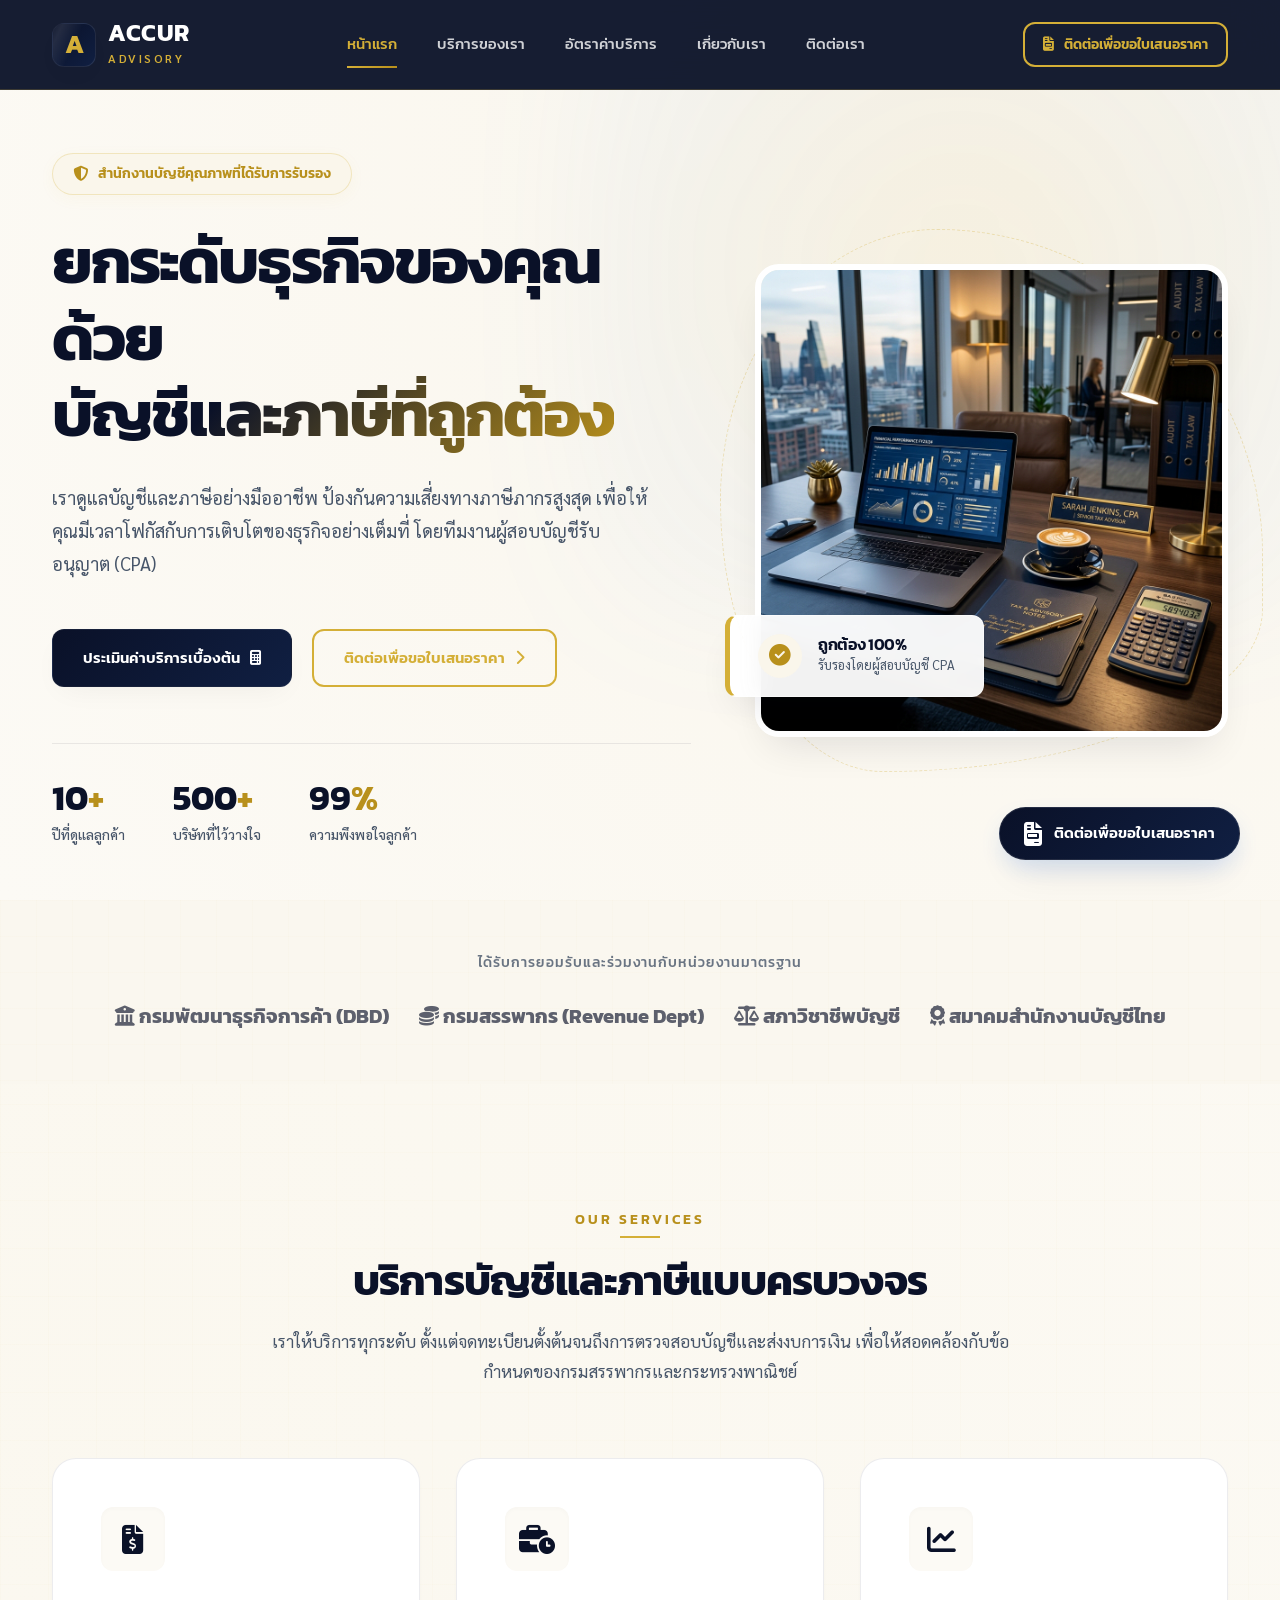
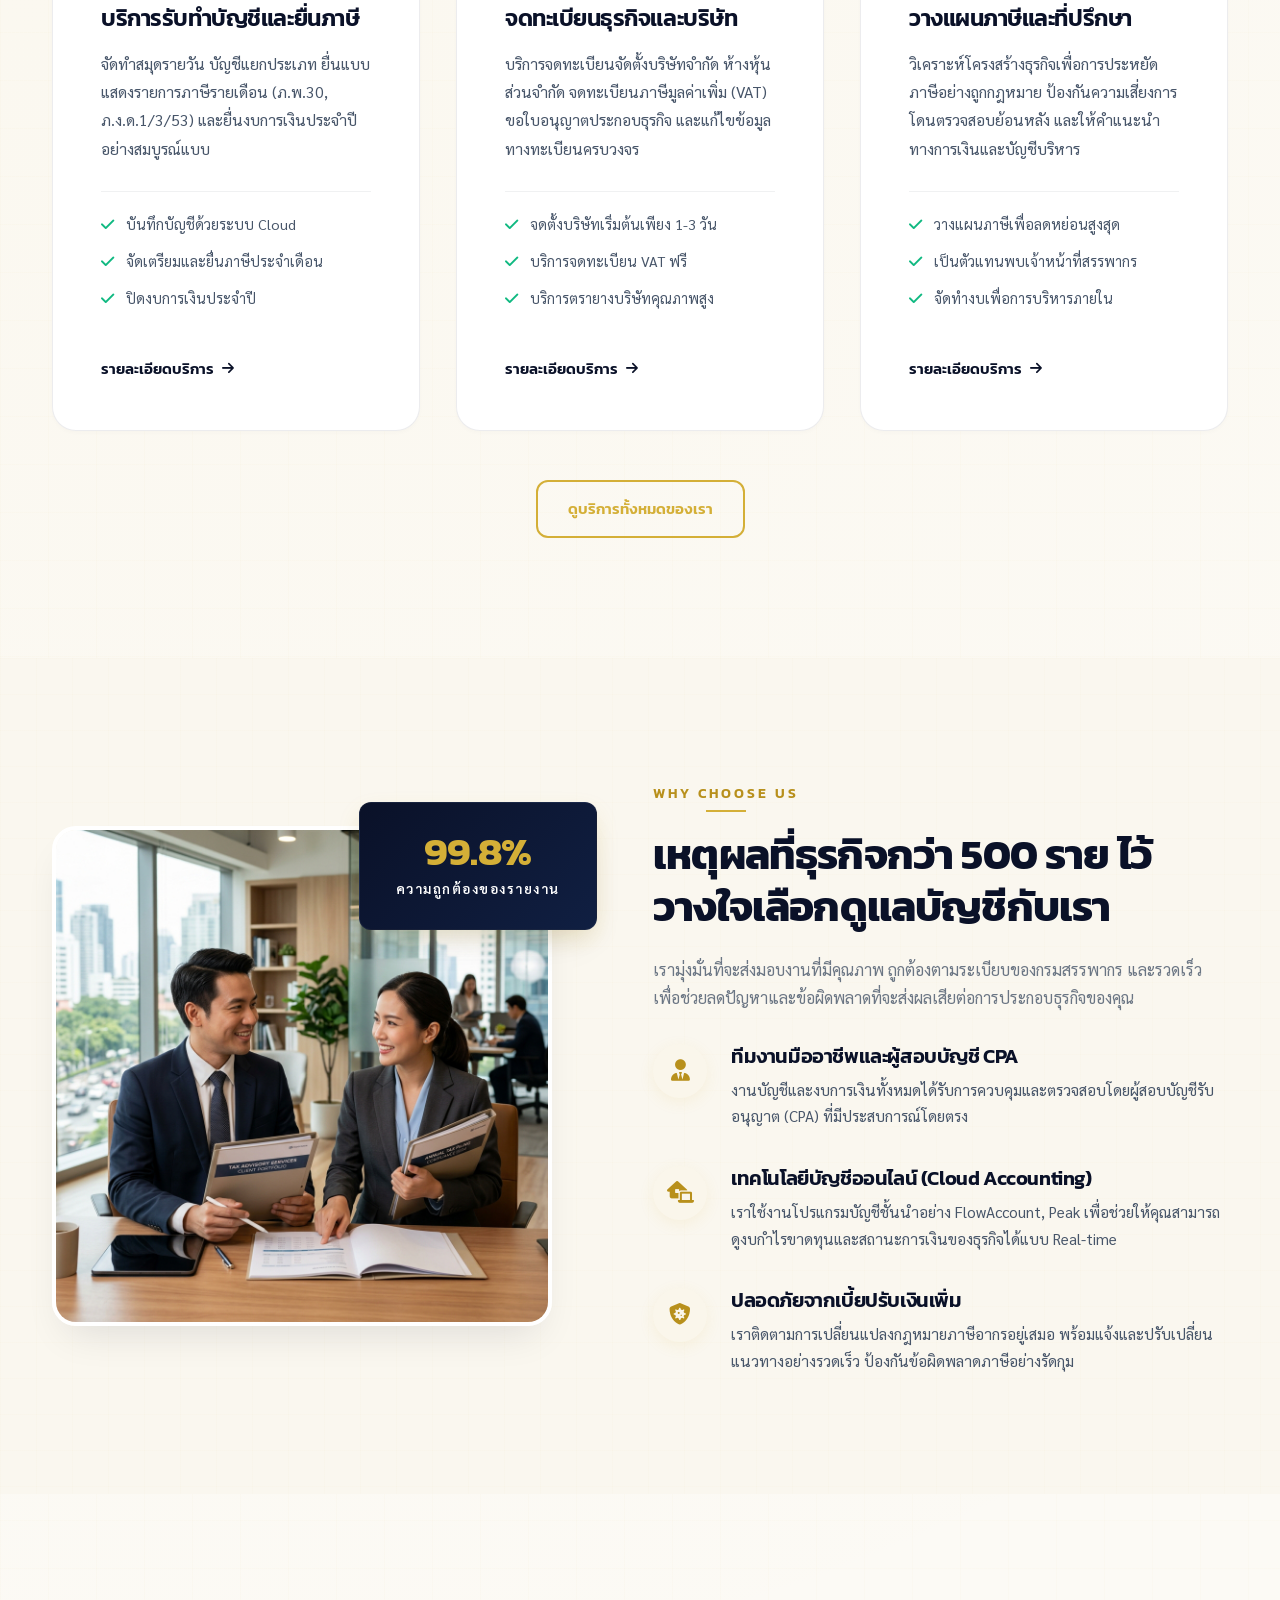
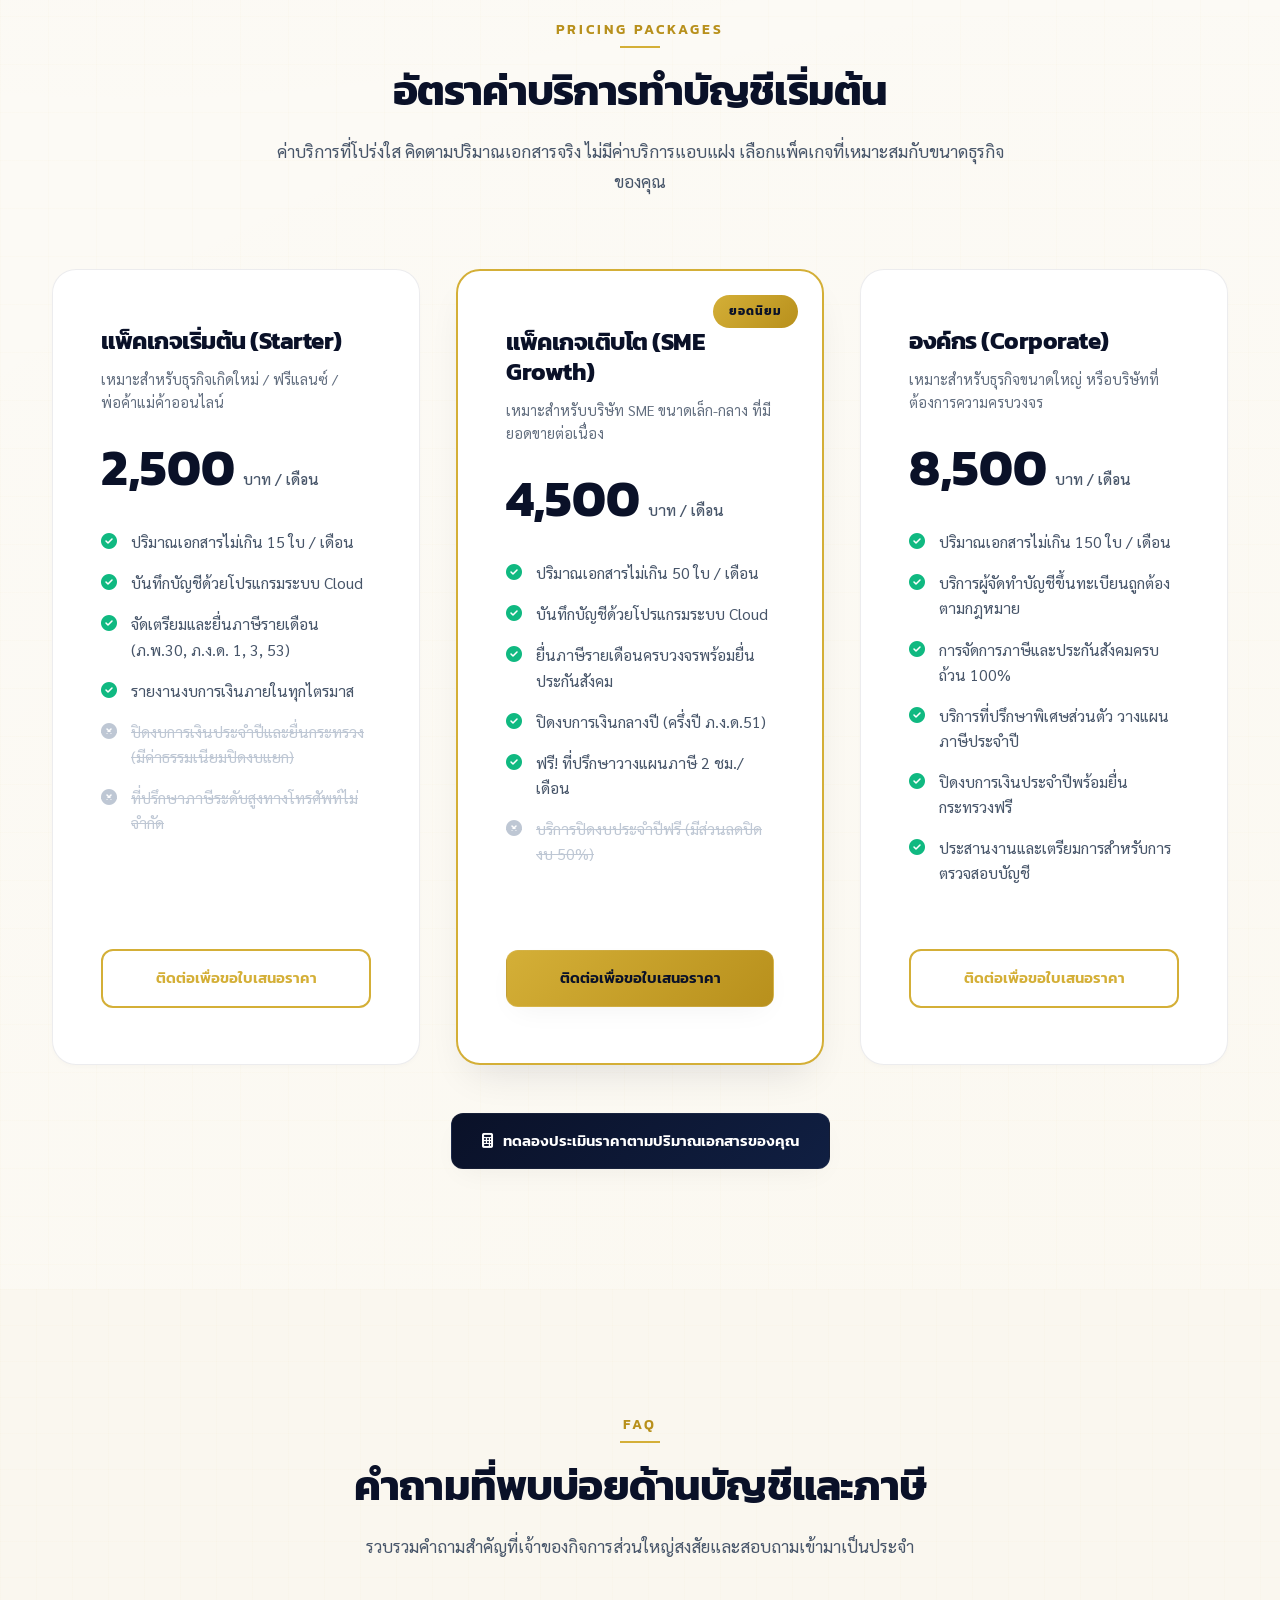
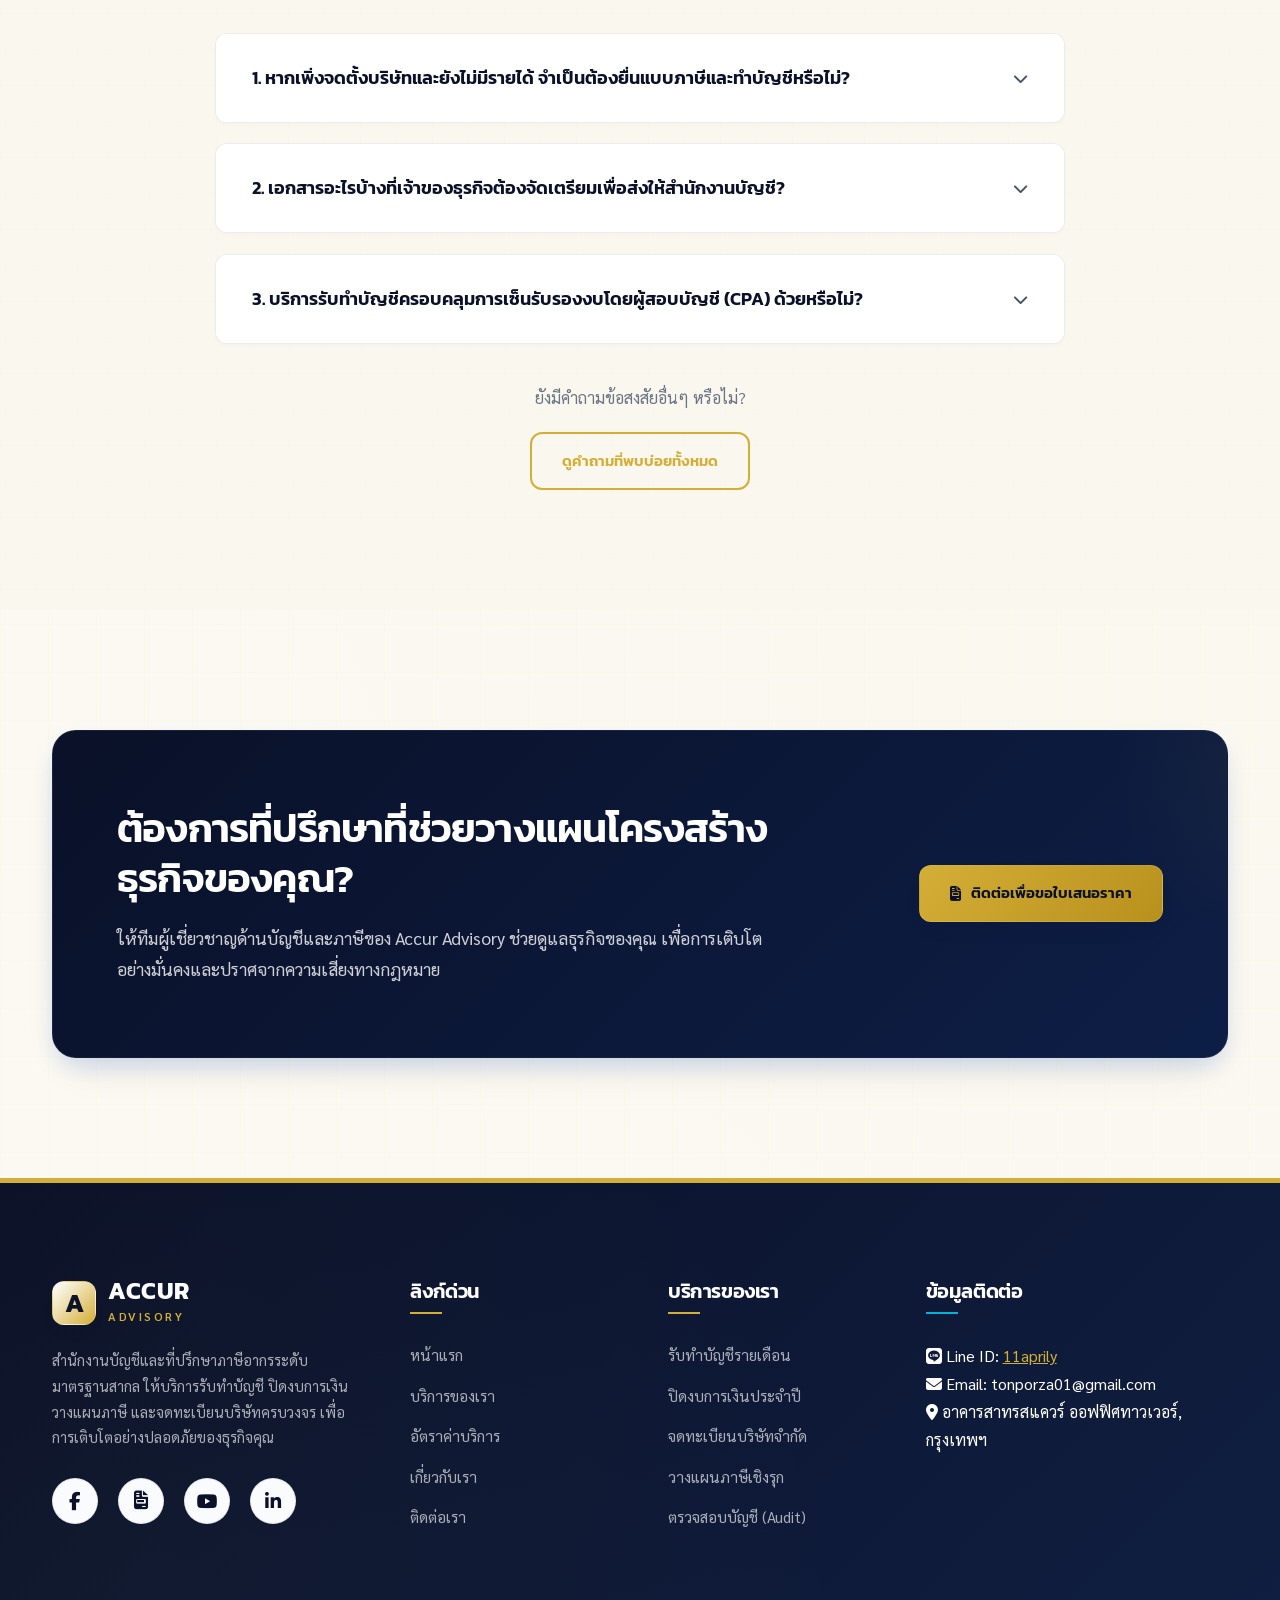
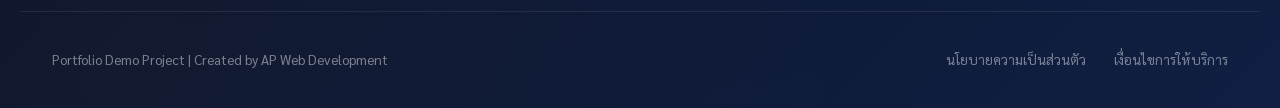
<file: index.html>
<!DOCTYPE html>
<html lang="th">
<head>
  <meta charset="UTF-8">
  <meta name="viewport" content="width=device-width, initial-scale=1.0">
  <title>Accur Advisory | สำนักงานบัญชีและที่ปรึกษาภาษีอากรครบวงจร</title>
  
  <!-- SEO Meta Tags -->
  <meta name="description" content="Accur Advisory บริการรับทำบัญชี ยื่นภาษี ตรวจสอบบัญชี วางแผนภาษี และจดทะเบียนบริษัทครบวงจร โดยผู้สอบบัญชีรับอนุญาต (CPA) และผู้เชี่ยวชาญ ปลอดภัย ถูกต้องตามกฎหมาย 100%">
  <meta name="keywords" content="รับทำบัญชี, สำนักงานบัญชี, ยื่นภาษี, วางแผนภาษี, ตรวจสอบบัญชี, จดทะเบียนบริษัท, จดทะเบียนห้างหุ้นส่วน, ที่ปรึกษาภาษี, CPA, TA">
  <meta name="author" content="AP Web Development">
  <meta name="robots" content="index, follow">
  
  <!-- Canonical Link -->
  <link rel="canonical" href="https://www.accuradvisory.com/index.html">
  
  <!-- Open Graph / Facebook -->
  <meta property="og:type" content="website">
  <meta property="og:url" content="https://www.accuradvisory.com/index.html">
  <meta property="og:title" content="Accur Advisory | สำนักงานบัญชีและที่ปรึกษาภาษีอากรครบวงจร">
  <meta property="og:description" content="บริการรับทำบัญชี ยื่นภาษี ตรวจสอบบัญชี และวางแผนภาษีครบวงจร โดยผู้สอบบัญชีรับอนุญาต (CPA) มั่นใจในความถูกต้องและบริการที่เป็นเลิศ">
  <meta property="og:image" content="images/accounting_hero.png">

  <!-- Favicon -->
  <link rel="shortcut icon" href="favicon.ico" type="image/x-icon">

  <!-- Preconnect for performance -->
  <link rel="preconnect" href="https://fonts.googleapis.com">
  <link rel="preconnect" href="https://fonts.gstatic.com" crossorigin>
  <link rel="preconnect" href="https://cdnjs.cloudflare.com">

  <!-- FontAwesome Icons -->
  <link rel="stylesheet" href="https://cdnjs.cloudflare.com/ajax/libs/font-awesome/6.4.0/css/all.min.css">

  <!-- Main Stylesheet -->
  <link rel="stylesheet" href="css/style.css">

  <!-- Schema.org JSON-LD Structured Data for Local Business -->
  <script type="application/ld+json">
  {
    "@context": "https://schema.org",
    "@type": "ProfessionalService",
    "name": "Accur Advisory",
    "image": "https://www.accuradvisory.com/images/accounting_hero.png",
    "description": "สำนักงานบัญชีและที่ปรึกษาภาษีอากรครบวงจร ให้บริการรับทำบัญชี ปิดงบการเงิน วางแผนภาษี และจดทะเบียนบริษัทครบวงจร",
    "address": {
      "@type": "PostalAddress",
      "streetAddress": "ชั้น 24 อาคารสาทรสแควร์ ออฟฟิศทาวเวอร์, 98 ถนนสาทรเหนือ, แขวงสีลม, เขตบางรัก",
      "addressLocality": "กรุงเทพมหานคร",
      "postalCode": "10500",
      "addressCountry": "TH"
    },
    "email": "tonporza01@gmail.com",
    "url": "https://www.accuradvisory.com/index.html",
    "creator": {
      "@type": "Organization",
      "name": "AP Web Development"
    }
  }
  </script>
</head>
<body>

  <!-- FLOATING CONTACT BUTTON -->
  <a href="contact.html" class="floating-line" id="floating-line-button" aria-label="ติดต่อเพื่อขอใบเสนอราคา" style="background: var(--bg-gradient); color: #ffffff; box-shadow: var(--shadow-premium), var(--shadow-blue-glow);">
    <i class="fas fa-file-invoice"></i>
    <span>ติดต่อเพื่อขอใบเสนอราคา</span>
  </a>

  <!-- HEADER & NAVIGATION -->
  <header>
    <div class="container nav-container">
      <a href="index.html" class="logo">
        <div class="logo-icon">A</div>
        <div class="logo-text">
          <span class="logo-title">ACCUR</span>
          <span class="logo-sub">ADVISORY</span>
        </div>
      </a>
      
      <nav class="nav-menu" id="main-nav-menu">
        <a href="index.html" class="nav-link active">หน้าแรก</a>
        <a href="services.html" class="nav-link">บริการของเรา</a>
        <a href="pricing.html" class="nav-link">อัตราค่าบริการ</a>
        <a href="about.html" class="nav-link">เกี่ยวกับเรา</a>
        <a href="contact.html" class="nav-link">ติดต่อเรา</a>
      </nav>

      <div class="nav-cta">
        <a href="contact.html" class="btn btn-outline" style="padding: 8px 18px; font-size: 0.9rem;">
          <i class="fas fa-file-invoice"></i> ติดต่อเพื่อขอใบเสนอราคา
        </a>
      </div>

      <!-- a11y Accessible Button replacement for mobile menu toggle -->
      <button class="menu-toggle" id="mobile-menu-btn" aria-label="เปิดเมนู" aria-expanded="false" aria-controls="main-nav-menu">
        <span></span>
        <span></span>
        <span></span>
      </button>
    </div>
  </header>

  <!-- HERO SECTION -->
  <section class="hero">
    <div class="container hero-grid">
      <div class="hero-content fade-in-up">
        <div class="hero-tag">
          <i class="fas fa-shield-alt"></i> สำนักงานบัญชีคุณภาพที่ได้รับการรับรอง
        </div>
        <h1 class="hero-title">
          ยกระดับธุรกิจของคุณด้วย <span>บัญชีและภาษีที่ถูกต้อง</span>
        </h1>
        <p class="hero-desc">
          เราดูแลบัญชีและภาษีอย่างมืออาชีพ ป้องกันความเสี่ยงทางภาษีภากรสูงสุด เพื่อให้คุณมีเวลาโฟกัสกับการเติบโตของธุรกิจอย่างเต็มที่ โดยทีมงานผู้สอบบัญชีรับอนุญาต (CPA)
        </p>
        <div class="hero-btns">
          <a href="pricing.html" class="btn btn-primary">
            ประเมินค่าบริการเบื้องต้น <i class="fas fa-calculator"></i>
          </a>
          <a href="contact.html" class="btn btn-outline">
            ติดต่อเพื่อขอใบเสนอราคา <i class="fas fa-chevron-right"></i>
          </a>
        </div>
        <div class="hero-stats">
          <div class="stat-item">
            <span class="stat-number">10<span>+</span></span>
            <span class="stat-label">ปีที่ดูแลลูกค้า</span>
          </div>
          <div class="stat-item">
            <span class="stat-number">500<span>+</span></span>
            <span class="stat-label">บริษัทที่ไว้วางใจ</span>
          </div>
          <div class="stat-item">
            <span class="stat-number">99<span>%</span></span>
            <span class="stat-label">ความพึงพอใจลูกค้า</span>
          </div>
        </div>
      </div>
      <div class="hero-image-container fade-in-up" style="transition-delay: 0.2s;">
        <div class="hero-image-decor"></div>
        <div class="hero-image-wrapper">
          <img src="images/accounting_hero.png" alt="สำนักงานบัญชี Accur Advisory บริการรับทำบัญชีภาษีอากร" width="600" height="470">
        </div>
        <div class="hero-badge-card">
          <div class="hero-badge-icon">
            <i class="fas fa-check-circle"></i>
          </div>
          <div class="hero-badge-text">
            <h4>ถูกต้อง 100%</h4>
            <p>รับรองโดยผู้สอบบัญชี CPA</p>
          </div>
        </div>
      </div>
    </div>
  </section>

  <!-- BRAND CERTIFICATIONS -->
  <section class="section-padding bg-light" style="padding: 50px 0;">
    <div class="container">
      <p class="text-center text-muted" style="margin-bottom: 24px; font-family: var(--font-heading); font-weight: 500; font-size: 0.9rem; letter-spacing: 1px;">ได้รับการยอมรับและร่วมงานกับหน่วยงานมาตรฐาน</p>
      <div class="flex align-center justify-between" style="flex-wrap: wrap; gap: 30px; opacity: 0.65; justify-content: center;">
        <div style="font-family: var(--font-heading); font-size: 1.25rem; font-weight: 700; color: var(--primary);"><i class="fas fa-university"></i> กรมพัฒนาธุรกิจการค้า (DBD)</div>
        <div style="font-family: var(--font-heading); font-size: 1.25rem; font-weight: 700; color: var(--primary);"><i class="fas fa-coins"></i> กรมสรรพากร (Revenue Dept)</div>
        <div style="font-family: var(--font-heading); font-size: 1.25rem; font-weight: 700; color: var(--primary);"><i class="fas fa-balance-scale"></i> สภาวิชาชีพบัญชี</div>
        <div style="font-family: var(--font-heading); font-size: 1.25rem; font-weight: 700; color: var(--primary);"><i class="fas fa-award"></i> สมาคมสำนักงานบัญชีไทย</div>
      </div>
    </div>
  </section>

  <!-- SERVICES PREVIEW SECTION -->
  <section class="section-padding">
    <div class="container">
      <div class="section-header text-center fade-in-up">
        <span class="section-subtitle">OUR SERVICES</span>
        <h2 class="section-title">บริการบัญชีและภาษีแบบครบวงจร</h2>
        <p class="section-desc">เราให้บริการทุกระดับ ตั้งแต่จดทะเบียนตั้งต้นจนถึงการตรวจสอบบัญชีและส่งงบการเงิน เพื่อให้สอดคล้องกับข้อกำหนดของกรมสรรพากรและกระทรวงพาณิชย์</p>
      </div>

      <div class="services-grid">
        <!-- Service Card 1 -->
        <div class="service-card fade-in-up">
          <div class="service-icon">
            <i class="fas fa-file-invoice-dollar"></i>
          </div>
          <h3>บริการรับทำบัญชีและยื่นภาษี</h3>
          <p>จัดทำสมุดรายวัน บัญชีแยกประเภท ยื่นแบบแสดงรายการภาษีรายเดือน (ภ.พ.30, ภ.ง.ด.1/3/53) และยื่นงบการเงินประจำปีอย่างสมบูรณ์แบบ</p>
          <ul class="service-features">
            <li><i class="fas fa-check"></i> บันทึกบัญชีด้วยระบบ Cloud</li>
            <li><i class="fas fa-check"></i> จัดเตรียมและยื่นภาษีประจำเดือน</li>
            <li><i class="fas fa-check"></i> ปิดงบการเงินประจำปี</li>
          </ul>
          <a href="services.html#accounting" class="service-link">รายละเอียดบริการ <i class="fas fa-arrow-right"></i></a>
        </div>

        <!-- Service Card 2 -->
        <div class="service-card fade-in-up" style="transition-delay: 0.1s;">
          <div class="service-icon">
            <i class="fas fa-business-time"></i>
          </div>
          <h3>จดทะเบียนธุรกิจและบริษัท</h3>
          <p>บริการจดทะเบียนจัดตั้งบริษัทจำกัด ห้างหุ้นส่วนจำกัด จดทะเบียนภาษีมูลค่าเพิ่ม (VAT) ขอใบอนุญาตประกอบธุรกิจ และแก้ไขข้อมูลทางทะเบียนครบวงจร</p>
          <ul class="service-features">
            <li><i class="fas fa-check"></i> จดตั้งบริษัทเริ่มต้นเพียง 1-3 วัน</li>
            <li><i class="fas fa-check"></i> บริการจดทะเบียน VAT ฟรี</li>
            <li><i class="fas fa-check"></i> บริการตรายางบริษัทคุณภาพสูง</li>
          </ul>
          <a href="services.html#registration" class="service-link">รายละเอียดบริการ <i class="fas fa-arrow-right"></i></a>
        </div>

        <!-- Service Card 3 -->
        <div class="service-card fade-in-up" style="transition-delay: 0.2s;">
          <div class="service-icon">
            <i class="fas fa-chart-line"></i>
          </div>
          <h3>วางแผนภาษีและที่ปรึกษา</h3>
          <p>วิเคราะห์โครงสร้างธุรกิจเพื่อการประหยัดภาษีอย่างถูกกฎหมาย ป้องกันความเสี่ยงการโดนตรวจสอบย้อนหลัง และให้คำแนะนำทางการเงินและบัญชีบริหาร</p>
          <ul class="service-features">
            <li><i class="fas fa-check"></i> วางแผนภาษีเพื่อลดหย่อนสูงสุด</li>
            <li><i class="fas fa-check"></i> เป็นตัวแทนพบเจ้าหน้าที่สรรพากร</li>
            <li><i class="fas fa-check"></i> จัดทำงบเพื่อการบริหารภายใน</li>
          </ul>
          <a href="services.html#consulting" class="service-link">รายละเอียดบริการ <i class="fas fa-arrow-right"></i></a>
        </div>
      </div>

      <div class="text-center" style="margin-top: 48px;">
        <a href="services.html" class="btn btn-outline">ดูบริการทั้งหมดของเรา</a>
      </div>
    </div>
  </section>

  <!-- WHY CHOOSE US -->
  <section class="section-padding bg-light">
    <div class="container why-us-grid">
      <div class="why-us-image fade-in-up">
        <img src="images/accounting_consulting.png" alt="ผู้เชี่ยวชาญสำนักงานบัญชีคอยให้คำปรึกษาภาษี" width="500" height="380" loading="lazy">
        <div class="why-us-stats-overlay">
          <h3>99.8%</h3>
          <p>ความถูกต้องของรายงาน</p>
        </div>
      </div>
      <div class="why-us-content fade-in-up" style="transition-delay: 0.2s;">
        <span class="section-subtitle">WHY CHOOSE US</span>
        <h2 class="section-title" style="margin-bottom: 24px;">เหตุผลที่ธุรกิจกว่า 500 ราย ไว้วางใจเลือกดูแลบัญชีกับเรา</h2>
        <p class="text-muted" style="margin-bottom: 32px;">เรามุ่งมั่นที่จะส่งมอบงานที่มีคุณภาพ ถูกต้องตามระเบียบของกรมสรรพากร และรวดเร็ว เพื่อช่วยลดปัญหาและข้อผิดพลาดที่จะส่งผลเสียต่อการประกอบธุรกิจของคุณ</p>
        
        <div class="why-us-features">
          <!-- Item 1 -->
          <div class="why-us-item">
            <div class="why-us-icon">
              <i class="fas fa-user-tie"></i>
            </div>
            <div class="why-us-text">
              <h3>ทีมงานมืออาชีพและผู้สอบบัญชี CPA</h3>
              <p>งานบัญชีและงบการเงินทั้งหมดได้รับการควบคุมและตรวจสอบโดยผู้สอบบัญชีรับอนุญาต (CPA) ที่มีประสบการณ์โดยตรง</p>
            </div>
          </div>

          <!-- Item 2 -->
          <div class="why-us-item">
            <div class="why-us-icon">
              <i class="fas fa-laptop-house"></i>
            </div>
            <div class="why-us-text">
              <h3>เทคโนโลยีบัญชีออนไลน์ (Cloud Accounting)</h3>
              <p>เราใช้งานโปรแกรมบัญชีชั้นนำอย่าง FlowAccount, Peak เพื่อช่วยให้คุณสามารถดูงบกำไรขาดทุนและสถานะการเงินของธุรกิจได้แบบ Real-time</p>
            </div>
          </div>

          <!-- Item 3 -->
          <div class="why-us-item">
            <div class="why-us-icon">
              <i class="fas fa-shield-virus"></i>
            </div>
            <div class="why-us-text">
              <h3>ปลอดภัยจากเบี้ยปรับเงินเพิ่ม</h3>
              <p>เราติดตามการเปลี่ยนแปลงกฎหมายภาษีอากรอยู่เสมอ พร้อมแจ้งและปรับเปลี่ยนแนวทางอย่างรวดเร็ว ป้องกันข้อผิดพลาดภาษีอย่างรัดกุม</p>
            </div>
          </div>
        </div>
      </div>
    </div>
  </section>

  <!-- FEATURED PRICING PLANS -->
  <section class="section-padding">
    <div class="container">
      <div class="section-header text-center fade-in-up">
        <span class="section-subtitle">PRICING PACKAGES</span>
        <h2 class="section-title">อัตราค่าบริการทำบัญชีเริ่มต้น</h2>
        <p class="section-desc">ค่าบริการที่โปร่งใส คิดตามปริมาณเอกสารจริง ไม่มีค่าบริการแอบแฝง เลือกแพ็คเกจที่เหมาะสมกับขนาดธุรกิจของคุณ</p>
      </div>

      <div class="pricing-grid">
        <!-- Starter Package -->
        <div class="pricing-card fade-in-up">
          <div class="pricing-header">
            <h3>แพ็คเกจเริ่มต้น (Starter)</h3>
            <p class="pricing-desc">เหมาะสำหรับธุรกิจเกิดใหม่ / ฟรีแลนซ์ / พ่อค้าแม่ค้าออนไลน์</p>
          </div>
          <div class="pricing-price">
            <span class="price">2,500</span>
            <span class="period">บาท / เดือน</span>
          </div>
          <ul class="pricing-list">
            <li><i class="fas fa-check-circle"></i> ปริมาณเอกสารไม่เกิน 15 ใบ / เดือน</li>
            <li><i class="fas fa-check-circle"></i> บันทึกบัญชีด้วยโปรแกรมระบบ Cloud</li>
            <li><i class="fas fa-check-circle"></i> จัดเตรียมและยื่นภาษีรายเดือน (ภ.พ.30, ภ.ง.ด. 1, 3, 53)</li>
            <li><i class="fas fa-check-circle"></i> รายงานงบการเงินภายในทุกไตรมาส</li>
            <li class="disabled"><i class="fas fa-times-circle"></i> ปิดงบการเงินประจำปีและยื่นกระทรวง (มีค่าธรรมเนียมปิดงบแยก)</li>
            <li class="disabled"><i class="fas fa-times-circle"></i> ที่ปรึกษาภาษีระดับสูงทางโทรศัพท์ไม่จำกัด</li>
          </ul>
          <a href="contact.html?package=starter" class="btn btn-outline" style="width: 100%;">ติดต่อเพื่อขอใบเสนอราคา</a>
        </div>

        <!-- Growth Package -->
        <div class="pricing-card popular fade-in-up" style="transition-delay: 0.1s;">
          <div class="pricing-header">
            <h3>แพ็คเกจเติบโต (SME Growth)</h3>
            <p class="pricing-desc">เหมาะสำหรับบริษัท SME ขนาดเล็ก-กลาง ที่มียอดขายต่อเนื่อง</p>
          </div>
          <div class="pricing-price">
            <span class="price">4,500</span>
            <span class="period">บาท / เดือน</span>
          </div>
          <ul class="pricing-list">
            <li><i class="fas fa-check-circle"></i> ปริมาณเอกสารไม่เกิน 50 ใบ / เดือน</li>
            <li><i class="fas fa-check-circle"></i> บันทึกบัญชีด้วยโปรแกรมระบบ Cloud</li>
            <li><i class="fas fa-check-circle"></i> ยื่นภาษีรายเดือนครบวงจรพร้อมยื่นประกันสังคม</li>
            <li><i class="fas fa-check-circle"></i> ปิดงบการเงินกลางปี (ครึ่งปี ภ.ง.ด.51)</li>
            <li><i class="fas fa-check-circle"></i> ฟรี! ที่ปรึกษาวางแผนภาษี 2 ชม./เดือน</li>
            <li class="disabled"><i class="fas fa-times-circle"></i> บริการปิดงบประจำปีฟรี (มีส่วนลดปิดงบ 50%)</li>
          </ul>
          <a href="contact.html?package=growth" class="btn btn-secondary" style="width: 100%;">ติดต่อเพื่อขอใบเสนอราคา</a>
        </div>

        <!-- Corporate Package -->
        <div class="pricing-card fade-in-up" style="transition-delay: 0.2s;">
          <div class="pricing-header">
            <h3>องค์กร (Corporate)</h3>
            <p class="pricing-desc">เหมาะสำหรับธุรกิจขนาดใหญ่ หรือบริษัทที่ต้องการความครบวงจร</p>
          </div>
          <div class="pricing-price">
            <span class="price">8,500</span>
            <span class="period">บาท / เดือน</span>
          </div>
          <ul class="pricing-list">
            <li><i class="fas fa-check-circle"></i> ปริมาณเอกสารไม่เกิน 150 ใบ / เดือน</li>
            <li><i class="fas fa-check-circle"></i> บริการผู้จัดทำบัญชีขึ้นทะเบียนถูกต้องตามกฎหมาย</li>
            <li><i class="fas fa-check-circle"></i> การจัดการภาษีและประกันสังคมครบถ้วน 100%</li>
            <li><i class="fas fa-check-circle"></i> บริการที่ปรึกษาพิเศษส่วนตัว วางแผนภาษีประจำปี</li>
            <li><i class="fas fa-check-circle"></i> ปิดงบการเงินประจำปีพร้อมยื่นกระทรวงฟรี</li>
            <li><i class="fas fa-check-circle"></i> ประสานงานและเตรียมการสำหรับการตรวจสอบบัญชี</li>
          </ul>
          <a href="contact.html?package=corporate" class="btn btn-outline" style="width: 100%;">ติดต่อเพื่อขอใบเสนอราคา</a>
        </div>
      </div>

      <div class="text-center" style="margin-top: 48px;">
        <a href="pricing.html" class="btn btn-primary">
          <i class="fas fa-calculator"></i> ทดลองประเมินราคาตามปริมาณเอกสารของคุณ
        </a>
      </div>
    </div>
  </section>

  <!-- FAQS PREVIEW -->
  <section class="section-padding bg-light">
    <div class="container">
      <div class="section-header text-center fade-in-up">
        <span class="section-subtitle">FAQ</span>
        <h2 class="section-title">คำถามที่พบบ่อยด้านบัญชีและภาษี</h2>
        <p class="section-desc">รวบรวมคำถามสำคัญที่เจ้าของกิจการส่วนใหญ่สงสัยและสอบถามเข้ามาเป็นประจำ</p>
      </div>

      <div class="faq-container">
        <!-- FAQ 1 -->
        <div class="faq-item fade-in-up">
          <div class="faq-header">
            <span class="faq-question">1. หากเพิ่งจดตั้งบริษัทและยังไม่มีรายได้ จำเป็นต้องยื่นแบบภาษีและทำบัญชีหรือไม่?</span>
            <span class="faq-icon"><i class="fas fa-chevron-down"></i></span>
          </div>
          <div class="faq-body">
            <div class="faq-content">
              <p><strong>จำเป็นอย่างยิ่งครับ</strong> ตามประมวลรัษฎากรและพ.ร.บ.การบัญชี แม้บริษัทยังไม่มีรายได้หรือไม่มีความเคลื่อนไหวใดๆ ก็ยังมีหน้าที่ต้องจัดทำงบการเงินประจำปีและยื่นภาษี (เรียกว่า "ยื่นงบเปล่า") รวมถึงยื่นแบบภาษีรายเดือนตามหน้าที่ที่ระบุตอนจดทะเบียนจัดตั้ง หากไม่ยื่นจะมีโทษปรับและค่าปรับย้อนหลังครับ</p>
            </div>
          </div>
        </div>

        <!-- FAQ 2 -->
        <div class="faq-item fade-in-up" style="transition-delay: 0.05s;">
          <div class="faq-header">
            <span class="faq-question">2. เอกสารอะไรบ้างที่เจ้าของธุรกิจต้องจัดเตรียมเพื่อส่งให้สำนักงานบัญชี?</span>
            <span class="faq-icon"><i class="fas fa-chevron-down"></i></span>
          </div>
          <div class="faq-body">
            <div class="faq-content">
              <p>เอกสารหลักๆ ที่ต้องส่งทุกเดือนประกอบไปด้วย:<br>
              1. <strong>ฝั่งรายได้:</strong> ใบกำกับภาษีขาย, ใบเสร็จรับเงินขาย, รายงานการขายประจำเดือน<br>
              2. <strong>ฝั่งรายจ่าย:</strong> ใบกำกับภาษีซื้อ, ใบเสร็จรับเงินซื้อ, บิลค่าใช้จ่ายทั่วไป<br>
              3. <strong>เอกสารธนาคาร:</strong> รายการเดินบัญชี (Statement) ของบริษัททุกบัญชีที่มีความเคลื่อนไหว<br>
              4. <strong>เอกสารหักภาษี ณ ที่จ่าย:</strong> ใบรับรองการหักภาษี ณ ที่จ่าย (ภ.ง.ด.3, 53) ที่บริษัทเป็นผู้หักหรือถูกหัก</p>
            </div>
          </div>
        </div>

        <!-- FAQ 3 -->
        <div class="faq-item fade-in-up" style="transition-delay: 0.1s;">
          <div class="faq-header">
            <span class="faq-question">3. บริการรับทำบัญชีครอบคลุมการเซ็นรับรองงบโดยผู้สอบบัญชี (CPA) ด้วยหรือไม่?</span>
            <span class="faq-icon"><i class="fas fa-chevron-down"></i></span>
          </div>
          <div class="faq-body">
            <div class="faq-content">
              <p>โดยปกติ อัตราค่าบริการทำบัญชีรายเดือน <strong>จะไม่รวม</strong> ค่าบริการตรวจสอบบัญชีโดยผู้สอบบัญชีรับอนุญาต (CPA Audit Fee) เนื่องจากเป็นวิชาชีพอิสระที่ต้องมีความเป็นกลางตามข้อกำหนดกฎหมาย อย่างไรก็ตาม สำนักงานบัญชี Accur Advisory มีพันธมิตรผู้สอบบัญชีรับอนุญาต (CPA) ที่ทำงานร่วมกันอย่างใกล้ชิดและสามารถประสานงานเพื่อส่งงบการเงินและเซ็นตรวจสอบงบการเงินได้อย่างราบรื่นในอัตราพิเศษสำหรับลูกค้าทำบัญชีรายเดือนของเราครับ</p>
            </div>
          </div>
        </div>
      </div>

      <div class="text-center" style="margin-top: 40px;">
        <p class="text-muted" style="margin-bottom: 20px;">ยังมีคำถามข้อสงสัยอื่นๆ หรือไม่?</p>
        <a href="contact.html#faq-section" class="btn btn-outline">ดูคำถามที่พบบ่อยทั้งหมด</a>
      </div>
    </div>
  </section>

  <!-- CTA CONSULTING BAR -->
  <section class="section-padding">
    <div class="container">
      <div class="cta-box fade-in-up">
        <div class="cta-content">
          <h2>ต้องการที่ปรึกษาที่ช่วยวางแผนโครงสร้างธุรกิจของคุณ?</h2>
          <p>ให้ทีมผู้เชี่ยวชาญด้านบัญชีและภาษีของ Accur Advisory ช่วยดูแลธุรกิจของคุณ เพื่อการเติบโตอย่างมั่นคงและปราศจากความเสี่ยงทางกฎหมาย</p>
        </div>
        <div class="cta-actions">
          <a href="contact.html" class="btn btn-secondary">
            <i class="fas fa-file-invoice"></i> ติดต่อเพื่อขอใบเสนอราคา
          </a>
        </div>
      </div>
    </div>
  </section>

  <!-- FOOTER -->
  <footer>
    <div class="container footer-grid">
      <div class="footer-col footer-about">
        <a href="index.html" class="logo" style="margin-bottom: 20px;">
          <div class="logo-icon" style="background: linear-gradient(135deg, #ffffff 0%, var(--secondary) 100%); color: var(--primary);">A</div>
          <div class="logo-text">
            <span class="logo-title" style="color: #ffffff;">ACCUR</span>
            <span class="logo-sub" style="color: var(--secondary);">ADVISORY</span>
          </div>
        </a>
        <p>สำนักงานบัญชีและที่ปรึกษาภาษีอากรระดับมาตรฐานสากล ให้บริการรับทำบัญชี ปิดงบการเงิน วางแผนภาษี และจดทะเบียนบริษัทครบวงจร เพื่อการเติบโตอย่างปลอดภัยของธุรกิจคุณ</p>
        <div class="social-links">
          <a href="https://www.facebook.com/" target="_blank" rel="noopener noreferrer" class="social-link" aria-label="Facebook"><i class="fab fa-facebook-f"></i></a>
          <a href="contact.html" class="social-link" aria-label="Contact for quotation"><i class="fas fa-file-invoice"></i></a>
          <a href="https://www.youtube.com/" target="_blank" rel="noopener noreferrer" class="social-link" aria-label="YouTube"><i class="fab fa-youtube"></i></a>
          <a href="https://www.linkedin.com/" target="_blank" rel="noopener noreferrer" class="social-link" aria-label="LinkedIn"><i class="fab fa-linkedin-in"></i></a>
        </div>
      </div>

      <div class="footer-col">
        <h3>ลิงก์ด่วน</h3>
        <div class="footer-links">
          <a href="index.html">หน้าแรก</a>
          <a href="services.html">บริการของเรา</a>
          <a href="pricing.html">อัตราค่าบริการ</a>
          <a href="about.html">เกี่ยวกับเรา</a>
          <a href="contact.html">ติดต่อเรา</a>
        </div>
      </div>

      <div class="footer-col">
        <h3>บริการของเรา</h3>
        <div class="footer-links">
          <a href="services.html#accounting">รับทำบัญชีรายเดือน</a>
          <a href="services.html#accounting">ปิดงบการเงินประจำปี</a>
          <a href="services.html#registration">จดทะเบียนบริษัทจำกัด</a>
          <a href="services.html#consulting">วางแผนภาษีเชิงรุก</a>
          <a href="services.html#audit">ตรวจสอบบัญชี (Audit)</a>
        </div>
      </div>

      <div class="footer-col footer-newsletter">
        <h3>ข้อมูลติดต่อ</h3>
        <div class="footer-contact-info" style="margin-top: 15px;">
          <div class="footer-contact-item">
            <i class="fab fa-line"></i>
            <span>Line ID: <a href="https://line.me/ti/p/~11aprily" target="_blank" rel="noopener noreferrer" style="color: var(--secondary); text-decoration: underline;">11aprily</a></span>
          </div>
          <div class="footer-contact-item">
            <i class="fas fa-envelope"></i>
            <span>Email: tonporza01@gmail.com</span>
          </div>
          <div class="footer-contact-item">
            <i class="fas fa-map-marker-alt"></i>
            <span>อาคารสาทรสแควร์ ออฟฟิศทาวเวอร์, กรุงเทพฯ</span>
          </div>
        </div>
      </div>
    </div>

    <div class="container footer-bottom">
      <div class="copyright">
        Portfolio Demo Project | Created by AP Web Development
      </div>
      <div class="footer-bottom-links">
        <a href="#">นโยบายความเป็นส่วนตัว</a>
        <a href="#">เงื่อนไขการให้บริการ</a>
      </div>
    </div>
  </footer>

  <!-- Main JS -->
  <script src="js/main.js"></script>
</body>
</html>
</file>
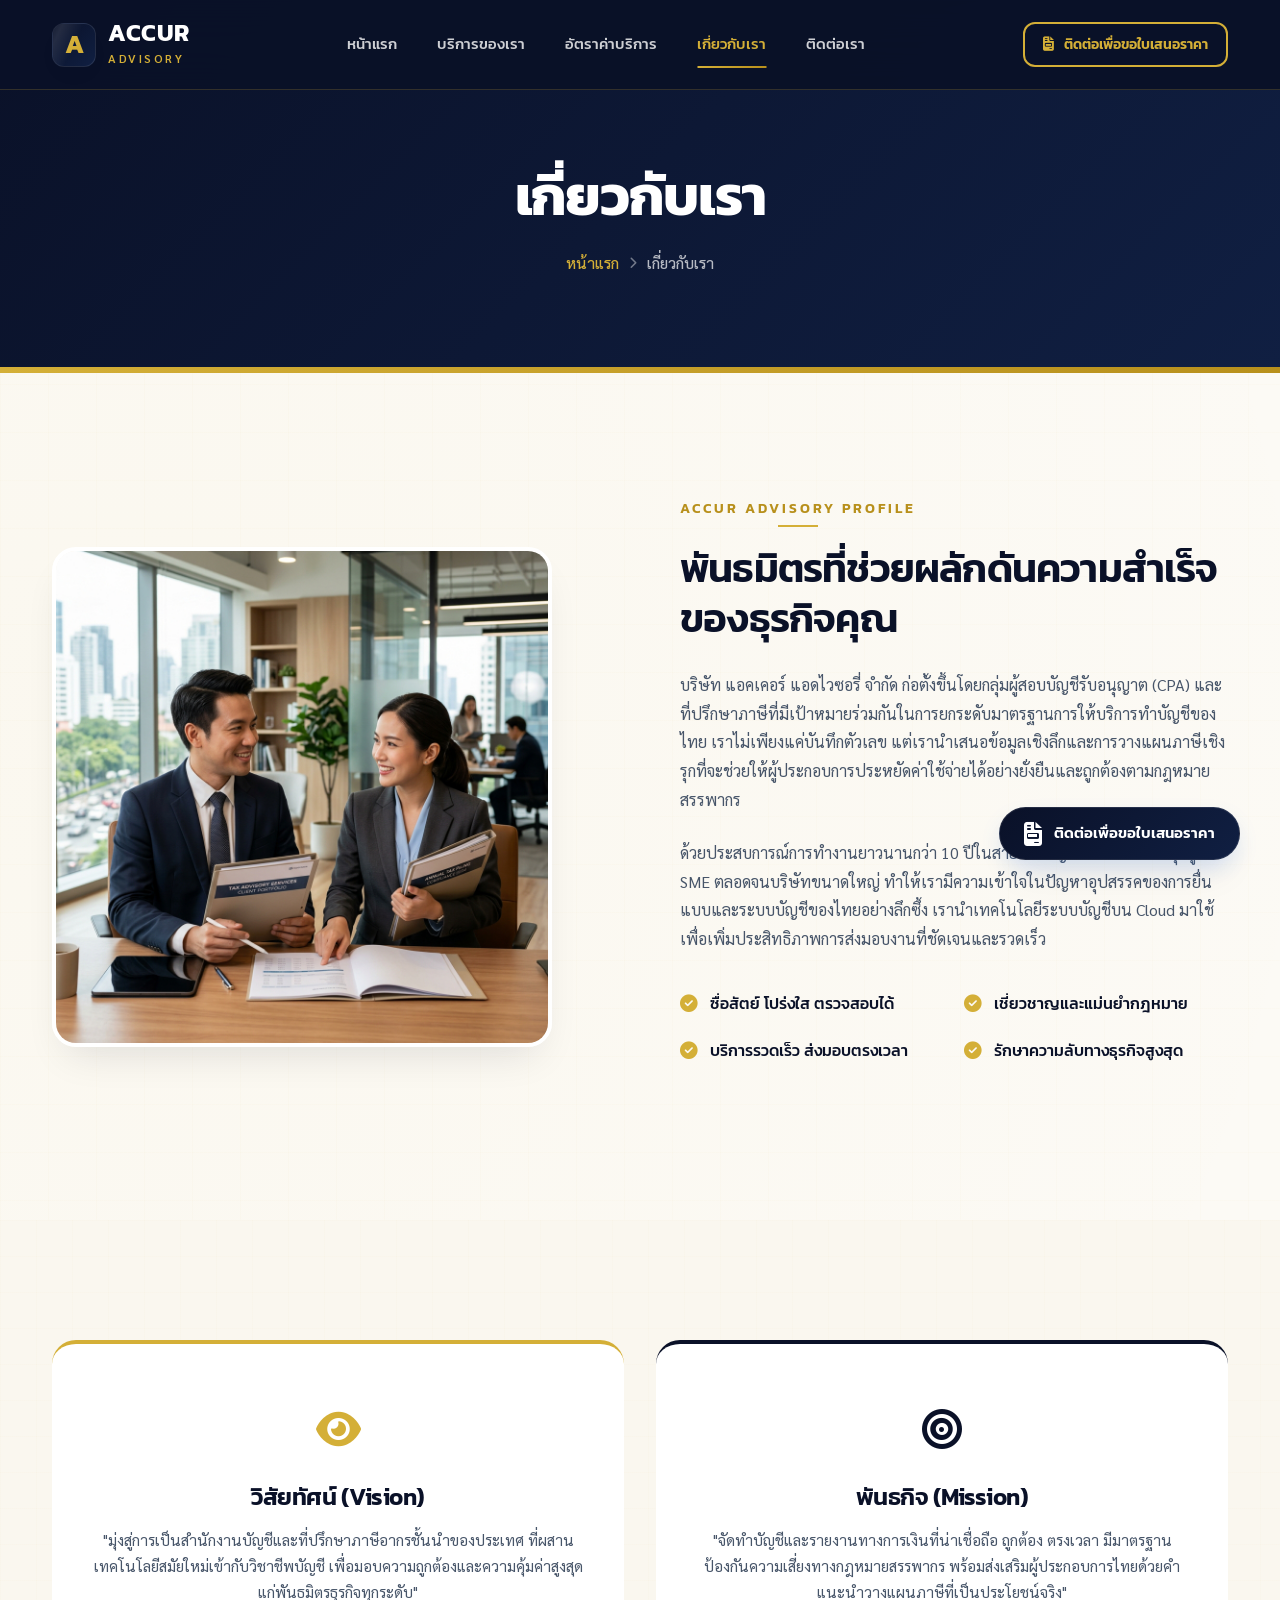
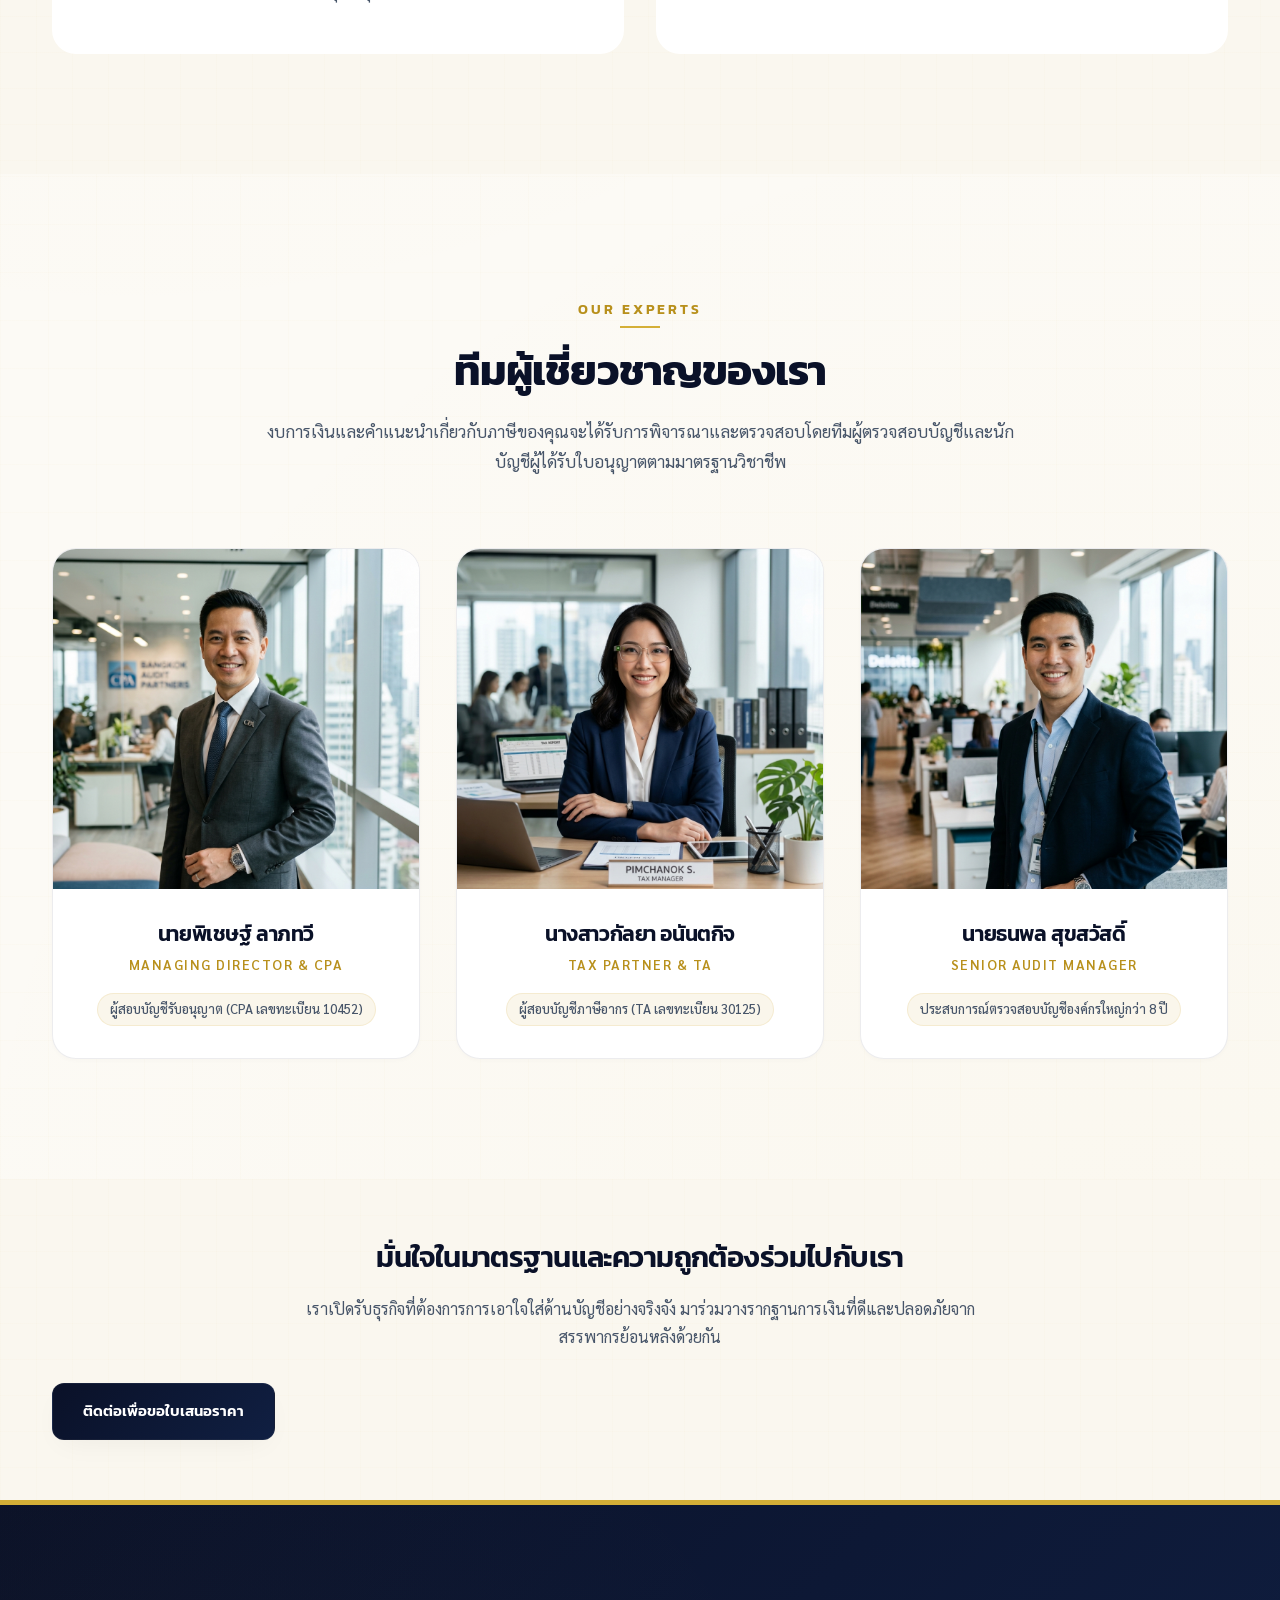
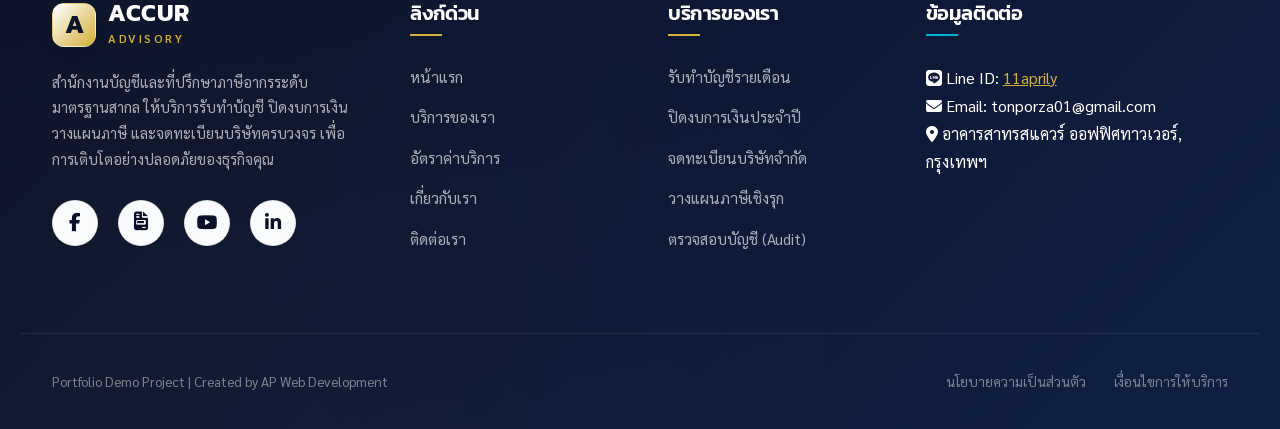
<file: about.html>
<!DOCTYPE html>
<html lang="th">
<head>
  <meta charset="UTF-8">
  <meta name="viewport" content="width=device-width, initial-scale=1.0">
  <title>เกี่ยวกับเรา ทีมงานผู้เชี่ยวชาญ และผู้สอบบัญชี | Accur Advisory</title>
  
  <!-- SEO Meta Tags -->
  <meta name="description" content="ทำความรู้จักสำนักงานบัญชี Accur Advisory วิสัยทัศน์ในการยกระดับบัญชีภาษี และทีมงานผู้สอบบัญชีรับอนุญาต CPA ผู้สอบบัญชีภาษีอากร TA ที่คอยดูแลธุรกิจของคุณ">
  <meta name="keywords" content="เกี่ยวกับเรา, ทีมงานสำนักงานบัญชี, ผู้สอบบัญชี, CPA, TA, สำนักงานบัญชีคุณภาพ">
  <meta name="author" content="AP Web Development">
  <meta name="robots" content="index, follow">
  
  <!-- Canonical Link -->
  <link rel="canonical" href="https://www.accuradvisory.com/about.html">
  
  <!-- Open Graph -->
  <meta property="og:type" content="website">
  <meta property="og:url" content="https://www.accuradvisory.com/about.html">
  <meta property="og:title" content="เกี่ยวกับเรา ทีมงานผู้เชี่ยวชาญ และผู้สอบบัญชี | Accur Advisory">
  <meta property="og:description" content="วิสัยทัศน์ พันธกิจ และทีมงานนักบัญชี/ผู้สอบบัญชีมืออาชีพ ที่พร้อมดูแลความมั่นคงทางการเงินและภาษีของบริษัทคุณ">
  <meta property="og:image" content="images/team_1.png">

  <!-- Favicon -->
  <link rel="shortcut icon" href="favicon.ico" type="image/x-icon">

  <!-- Preconnect for performance -->
  <link rel="preconnect" href="https://fonts.googleapis.com">
  <link rel="preconnect" href="https://fonts.gstatic.com" crossorigin>
  <link rel="preconnect" href="https://cdnjs.cloudflare.com">

  <!-- FontAwesome Icons -->
  <link rel="stylesheet" href="https://cdnjs.cloudflare.com/ajax/libs/font-awesome/6.4.0/css/all.min.css">

  <!-- Main Stylesheet -->
  <link rel="stylesheet" href="css/style.css">
</head>
<body>

  <!-- FLOATING CONTACT BUTTON -->
  <a href="contact.html" class="floating-line" id="floating-line-button" style="background: var(--bg-gradient); color: #ffffff; box-shadow: var(--shadow-premium), var(--shadow-blue-glow);">
    <i class="fas fa-file-invoice"></i>
    <span>ติดต่อเพื่อขอใบเสนอราคา</span>
  </a>

  <!-- HEADER & NAVIGATION -->
  <header>
    <div class="container nav-container">
      <a href="index.html" class="logo">
        <div class="logo-icon">A</div>
        <div class="logo-text">
          <span class="logo-title">ACCUR</span>
          <span class="logo-sub">ADVISORY</span>
        </div>
      </a>
      
      <nav class="nav-menu" id="main-nav-menu">
        <a href="index.html" class="nav-link">หน้าแรก</a>
        <a href="services.html" class="nav-link">บริการของเรา</a>
        <a href="pricing.html" class="nav-link">อัตราค่าบริการ</a>
        <a href="about.html" class="nav-link active">เกี่ยวกับเรา</a>
        <a href="contact.html" class="nav-link">ติดต่อเรา</a>
      </nav>

      <div class="nav-cta">
        <a href="contact.html" class="btn btn-outline" style="padding: 8px 18px; font-size: 0.9rem;">
          <i class="fas fa-file-invoice"></i> ติดต่อเพื่อขอใบเสนอราคา
        </a>
      </div>

      <!-- a11y Accessible Button replacement for mobile menu toggle -->
      <button class="menu-toggle" id="mobile-menu-btn" aria-label="เปิดเมนู" aria-expanded="false" aria-controls="main-nav-menu">
        <span></span>
        <span></span>
        <span></span>
      </button>
    </div>
  </header>

  <!-- SUBPAGE HERO BANNER -->
  <section class="subpage-hero">
    <div class="container subpage-hero-content">
      <h1>เกี่ยวกับเรา</h1>
      <div class="breadcrumb">
        <a href="index.html">หน้าแรก</a>
        <i class="fas fa-chevron-right"></i>
        <span>เกี่ยวกับเรา</span>
      </div>
    </div>
  </section>

  <!-- ABOUT DETAIL SECTION -->
  <section class="section-padding">
    <div class="container about-grid">
      <div class="why-us-image fade-in-up">
        <img src="images/accounting_consulting.png" alt="การทำงานเป็นทีมงานสำนักงานบัญชีคุณภาพ" width="500" height="380" loading="lazy">
      </div>
      <div class="about-content fade-in-up" style="transition-delay: 0.2s;">
        <span class="section-subtitle">ACCUR ADVISORY PROFILE</span>
        <h2>พันธมิตรที่ช่วยผลักดันความสำเร็จของธุรกิจคุณ</h2>
        <p>บริษัท แอคเคอร์ แอดไวซอรี่ จำกัด ก่อตั้งขึ้นโดยกลุ่มผู้สอบบัญชีรับอนุญาต (CPA) และที่ปรึกษาภาษีที่มีเป้าหมายร่วมกันในการยกระดับมาตรฐานการให้บริการทำบัญชีของไทย เราไม่เพียงแค่บันทึกตัวเลข แต่เรานำเสนอข้อมูลเชิงลึกและการวางแผนภาษีเชิงรุกที่จะช่วยให้ผู้ประกอบการประหยัดค่าใช้จ่ายได้อย่างยั่งยืนและถูกต้องตามกฎหมายสรรพากร</p>
        <p>ด้วยประสบการณ์การทำงานยาวนานกว่า 10 ปีในสายงานบัญชีและภาษีของกลุ่มลูกค้า SME ตลอดจนบริษัทขนาดใหญ่ ทำให้เรามีความเข้าใจในปัญหาอุปสรรคของการยื่นแบบและระบบบัญชีของไทยอย่างลึกซึ้ง เรานำเทคโนโลยีระบบบัญชีบน Cloud มาใช้เพื่อเพิ่มประสิทธิภาพการส่งมอบงานที่ชัดเจนและรวดเร็ว</p>
        
        <div class="about-bullets">
          <div class="bullet-item"><i class="fas fa-check-circle"></i> ซื่อสัตย์ โปร่งใส ตรวจสอบได้</div>
          <div class="bullet-item"><i class="fas fa-check-circle"></i> เชี่ยวชาญและแม่นยำกฎหมาย</div>
          <div class="bullet-item"><i class="fas fa-check-circle"></i> บริการรวดเร็ว ส่งมอบตรงเวลา</div>
          <div class="bullet-item"><i class="fas fa-check-circle"></i> รักษาความลับทางธุรกิจสูงสุด</div>
        </div>
      </div>
    </div>
  </section>

  <!-- VISION & MISSION -->
  <section class="section-padding bg-light">
    <div class="container text-center">
      <div class="grid" style="grid-template-columns: repeat(auto-fit, minmax(320px, 1fr)); gap: 32px;">
        <!-- Vision -->
        <div class="fade-in-up" style="background-color: #ffffff; padding: 48px 40px; border-radius: var(--radius-lg); box-shadow: var(--shadow-sm); border-top: 4px solid var(--secondary);">
          <div style="font-size: 2.5rem; color: var(--secondary); margin-bottom: 20px;"><i class="fas fa-eye"></i></div>
          <h3 style="font-family: var(--font-heading); font-size: 1.5rem; font-weight: 600; margin-bottom: 16px; color: var(--primary);">วิสัยทัศน์ (Vision)</h3>
          <p style="color: var(--text-body); font-size: 0.95rem; line-height: 1.7;">"มุ่งสู่การเป็นสำนักงานบัญชีและที่ปรึกษาภาษีอากรชั้นนำของประเทศ ที่ผสานเทคโนโลยีสมัยใหม่เข้ากับวิชาชีพบัญชี เพื่อมอบความถูกต้องและความคุ้มค่าสูงสุดแก่พันธมิตรธุรกิจทุกระดับ"</p>
        </div>

        <!-- Mission -->
        <div class="fade-in-up" style="background-color: #ffffff; padding: 48px 40px; border-radius: var(--radius-lg); box-shadow: var(--shadow-sm); border-top: 4px solid var(--primary);" style="transition-delay: 0.1s;">
          <div style="font-size: 2.5rem; color: var(--primary); margin-bottom: 20px;"><i class="fas fa-bullseye"></i></div>
          <h3 style="font-family: var(--font-heading); font-size: 1.5rem; font-weight: 600; margin-bottom: 16px; color: var(--primary);">พันธกิจ (Mission)</h3>
          <p style="color: var(--text-body); font-size: 0.95rem; line-height: 1.7;">"จัดทำบัญชีและรายงานทางการเงินที่น่าเชื่อถือ ถูกต้อง ตรงเวลา มีมาตรฐาน ป้องกันความเสี่ยงทางกฎหมายสรรพากร พร้อมส่งเสริมผู้ประกอบการไทยด้วยคำแนะนำวางแผนภาษีที่เป็นประโยชน์จริง"</p>
        </div>
      </div>
    </div>
  </section>

  <!-- TEAM SECTION -->
  <section class="section-padding">
    <div class="container">
      <div class="section-header text-center fade-in-up">
        <span class="section-subtitle">OUR EXPERTS</span>
        <h2 class="section-title">ทีมผู้เชี่ยวชาญของเรา</h2>
        <p class="section-desc">งบการเงินและคำแนะนำเกี่ยวกับภาษีของคุณจะได้รับการพิจารณาและตรวจสอบโดยทีมผู้ตรวจสอบบัญชีและนักบัญชีผู้ได้รับใบอนุญาตตามมาตรฐานวิชาชีพ</p>
      </div>

      <div class="team-grid">
        <!-- Team 1 -->
        <div class="team-card fade-in-up">
          <div class="team-img-wrapper">
            <img src="images/team_1.png" alt="นายพิเชษฐ์ ลาภทวี กรรมการผู้จัดการ CPA" width="340" height="340" loading="lazy">
            <div class="team-socials">
              <a href="https://www.facebook.com/" target="_blank" rel="noopener noreferrer" class="team-social-link" aria-label="Facebook ของนายพิเชษฐ์ ลาภทวี"><i class="fab fa-facebook-f"></i></a>
              <a href="https://www.linkedin.com/" target="_blank" rel="noopener noreferrer" class="team-social-link" aria-label="LinkedIn ของนายพิเชษฐ์ ลาภทวี"><i class="fab fa-linkedin-in"></i></a>
              <a href="contact.html" class="team-social-link" aria-label="ติดต่อทางอีเมล"><i class="fas fa-envelope"></i></a>
            </div>
          </div>
          <div class="team-info">
            <h3>นายพิเชษฐ์ ลาภทวี</h3>
            <p>Managing Director & CPA</p>
            <span class="team-cert">ผู้สอบบัญชีรับอนุญาต (CPA เลขทะเบียน 10452)</span>
          </div>
        </div>

        <!-- Team 2 -->
        <div class="team-card fade-in-up" style="transition-delay: 0.1s;">
          <div class="team-img-wrapper">
            <img src="images/team_2.png" alt="นางสาวกัลยา อนันตกิจ ผู้จัดการฝ่ายวางแผนภาษี TA" width="340" height="340" loading="lazy">
            <div class="team-socials">
              <a href="https://www.facebook.com/" target="_blank" rel="noopener noreferrer" class="team-social-link" aria-label="Facebook ของนางสาวกัลยา อนันตกิจ"><i class="fab fa-facebook-f"></i></a>
              <a href="https://www.linkedin.com/" target="_blank" rel="noopener noreferrer" class="team-social-link" aria-label="LinkedIn ของนางสาวกัลยา อนันตกิจ"><i class="fab fa-linkedin-in"></i></a>
              <a href="contact.html" class="team-social-link" aria-label="ติดต่อทางอีเมล"><i class="fas fa-envelope"></i></a>
            </div>
          </div>
          <div class="team-info">
            <h3>นางสาวกัลยา อนันตกิจ</h3>
            <p>Tax Partner & TA</p>
            <span class="team-cert">ผู้สอบบัญชีภาษีอากร (TA เลขทะเบียน 30125)</span>
          </div>
        </div>

        <!-- Team 3 -->
        <div class="team-card fade-in-up" style="transition-delay: 0.2s;">
          <div class="team-img-wrapper">
            <img src="images/team_3.png" alt="นายธนพล สุขสวัสดิ์ หัวหน้าฝ่ายตรวจสอบบัญชี" width="340" height="340" loading="lazy">
            <div class="team-socials">
              <a href="https://www.facebook.com/" target="_blank" rel="noopener noreferrer" class="team-social-link" aria-label="Facebook ของนายธนพล สุขสวัสดิ์"><i class="fab fa-facebook-f"></i></a>
              <a href="https://www.linkedin.com/" target="_blank" rel="noopener noreferrer" class="team-social-link" aria-label="LinkedIn ของนายธนพล สุขสวัสดิ์"><i class="fab fa-linkedin-in"></i></a>
              <a href="contact.html" class="team-social-link" aria-label="ติดต่อทางอีเมล"><i class="fas fa-envelope"></i></a>
            </div>
          </div>
          <div class="team-info">
            <h3>นายธนพล สุขสวัสดิ์</h3>
            <p>Senior Audit Manager</p>
            <span class="team-cert">ประสบการณ์ตรวจสอบบัญชีองค์กรใหญ่กว่า 8 ปี</span>
          </div>
        </div>
      </div>
    </div>
  </section>

  <!-- CALL TO ACTION BAR -->
  <section class="section-padding bg-light" style="padding: 60px 0;">
    <div class="container text-center fade-in-up">
      <h3 style="font-family: var(--font-heading); font-size: 1.8rem; font-weight: 600; margin-bottom: 20px; color: var(--primary);">มั่นใจในมาตรฐานและความถูกต้องร่วมไปกับเรา</h3>
      <p style="max-width: 700px; margin: 0 auto 32px auto; color: var(--text-body);">เราเปิดรับธุรกิจที่ต้องการการเอาใจใส่ด้านบัญชีอย่างจริงจัง มาร่วมวางรากฐานการเงินที่ดีและปลอดภัยจากสรรพากรย้อนหลังด้วยกัน</p>
      <div class="flex justify-center gap-2" style="flex-wrap: wrap;">
        <a href="contact.html" class="btn btn-primary">ติดต่อเพื่อขอใบเสนอราคา</a>
      </div>
    </div>
  </section>

  <!-- FOOTER -->
  <footer>
    <div class="container footer-grid">
      <div class="footer-col footer-about">
        <a href="index.html" class="logo" style="margin-bottom: 20px;">
          <div class="logo-icon" style="background: linear-gradient(135deg, #ffffff 0%, var(--secondary) 100%); color: var(--primary);">A</div>
          <div class="logo-text">
            <span class="logo-title" style="color: #ffffff;">ACCUR</span>
            <span class="logo-sub" style="color: var(--secondary);">ADVISORY</span>
          </div>
        </a>
        <p>สำนักงานบัญชีและที่ปรึกษาภาษีอากรระดับมาตรฐานสากล ให้บริการรับทำบัญชี ปิดงบการเงิน วางแผนภาษี และจดทะเบียนบริษัทครบวงจร เพื่อการเติบโตอย่างปลอดภัยของธุรกิจคุณ</p>
        <div class="social-links">
          <a href="https://www.facebook.com/" target="_blank" rel="noopener noreferrer" class="social-link" aria-label="Facebook"><i class="fab fa-facebook-f"></i></a>
          <a href="contact.html" class="social-link" aria-label="ติดต่อเพื่อขอใบเสนอราคา"><i class="fas fa-file-invoice"></i></a>
          <a href="https://www.youtube.com/" target="_blank" rel="noopener noreferrer" class="social-link" aria-label="YouTube"><i class="fab fa-youtube"></i></a>
          <a href="https://www.linkedin.com/" target="_blank" rel="noopener noreferrer" class="social-link" aria-label="LinkedIn"><i class="fab fa-linkedin-in"></i></a>
        </div>
      </div>

      <div class="footer-col">
        <h3>ลิงก์ด่วน</h3>
        <div class="footer-links">
          <a href="index.html">หน้าแรก</a>
          <a href="services.html">บริการของเรา</a>
          <a href="pricing.html">อัตราค่าบริการ</a>
          <a href="about.html">เกี่ยวกับเรา</a>
          <a href="contact.html">ติดต่อเรา</a>
        </div>
      </div>

      <div class="footer-col">
        <h3>บริการของเรา</h3>
        <div class="footer-links">
          <a href="services.html#accounting">รับทำบัญชีรายเดือน</a>
          <a href="services.html#accounting">ปิดงบการเงินประจำปี</a>
          <a href="services.html#registration">จดทะเบียนบริษัทจำกัด</a>
          <a href="services.html#consulting">วางแผนภาษีเชิงรุก</a>
          <a href="services.html#audit">ตรวจสอบบัญชี (Audit)</a>
        </div>
      </div>

      <div class="footer-col footer-newsletter">
        <h3>ข้อมูลติดต่อ</h3>
        <div class="footer-contact-info" style="margin-top: 15px;">
          <div class="footer-contact-item">
            <i class="fab fa-line"></i>
            <span>Line ID: <a href="https://line.me/ti/p/~11aprily" target="_blank" rel="noopener noreferrer" style="color: var(--secondary); text-decoration: underline;">11aprily</a></span>
          </div>
          <div class="footer-contact-item">
            <i class="fas fa-envelope"></i>
            <span>Email: tonporza01@gmail.com</span>
          </div>
          <div class="footer-contact-item">
            <i class="fas fa-map-marker-alt"></i>
            <span>อาคารสาทรสแควร์ ออฟฟิศทาวเวอร์, กรุงเทพฯ</span>
          </div>
        </div>
      </div>
    </div>

    <div class="container footer-bottom">
      <div class="copyright">
        Portfolio Demo Project | Created by AP Web Development
      </div>
      <div class="footer-bottom-links">
        <a href="#">นโยบายความเป็นส่วนตัว</a>
        <a href="#">เงื่อนไขการให้บริการ</a>
      </div>
    </div>
  </footer>

  <!-- Main JS -->
  <script src="js/main.js"></script>
</body>
</html>
</file>
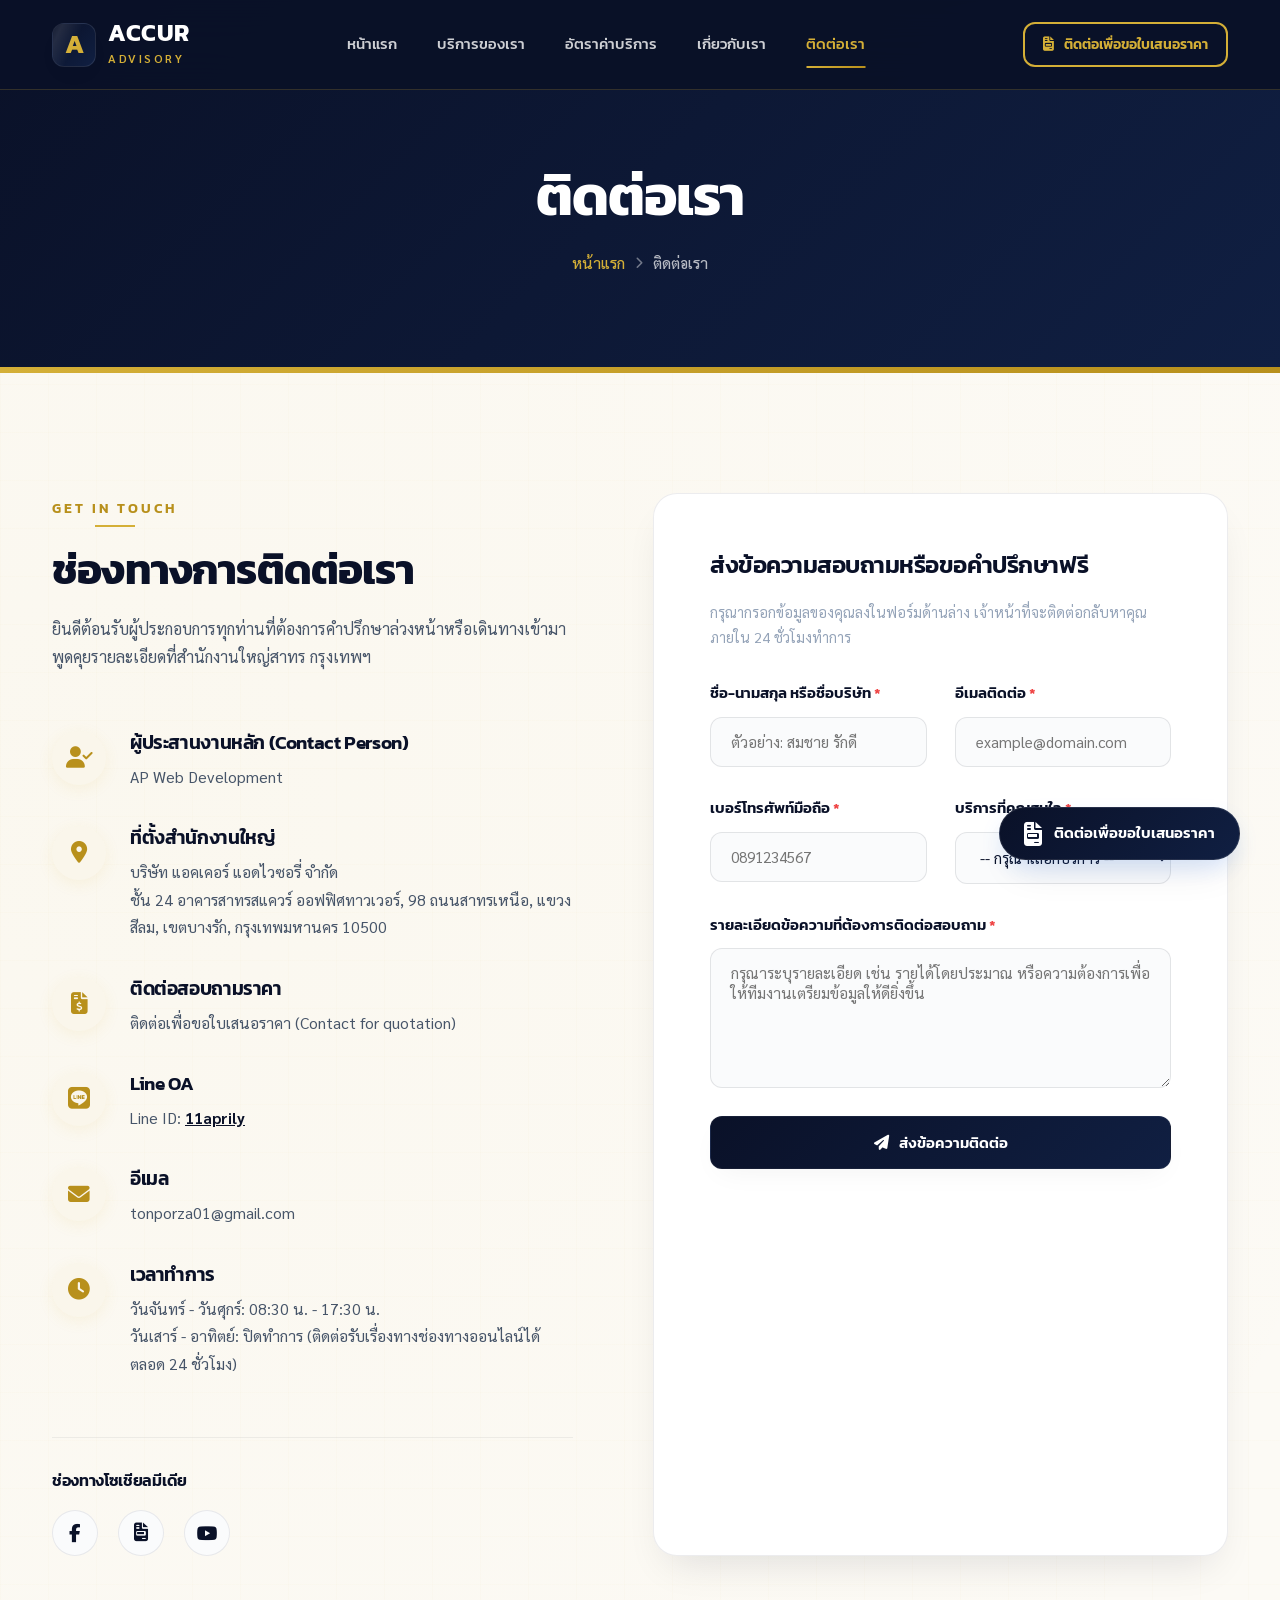
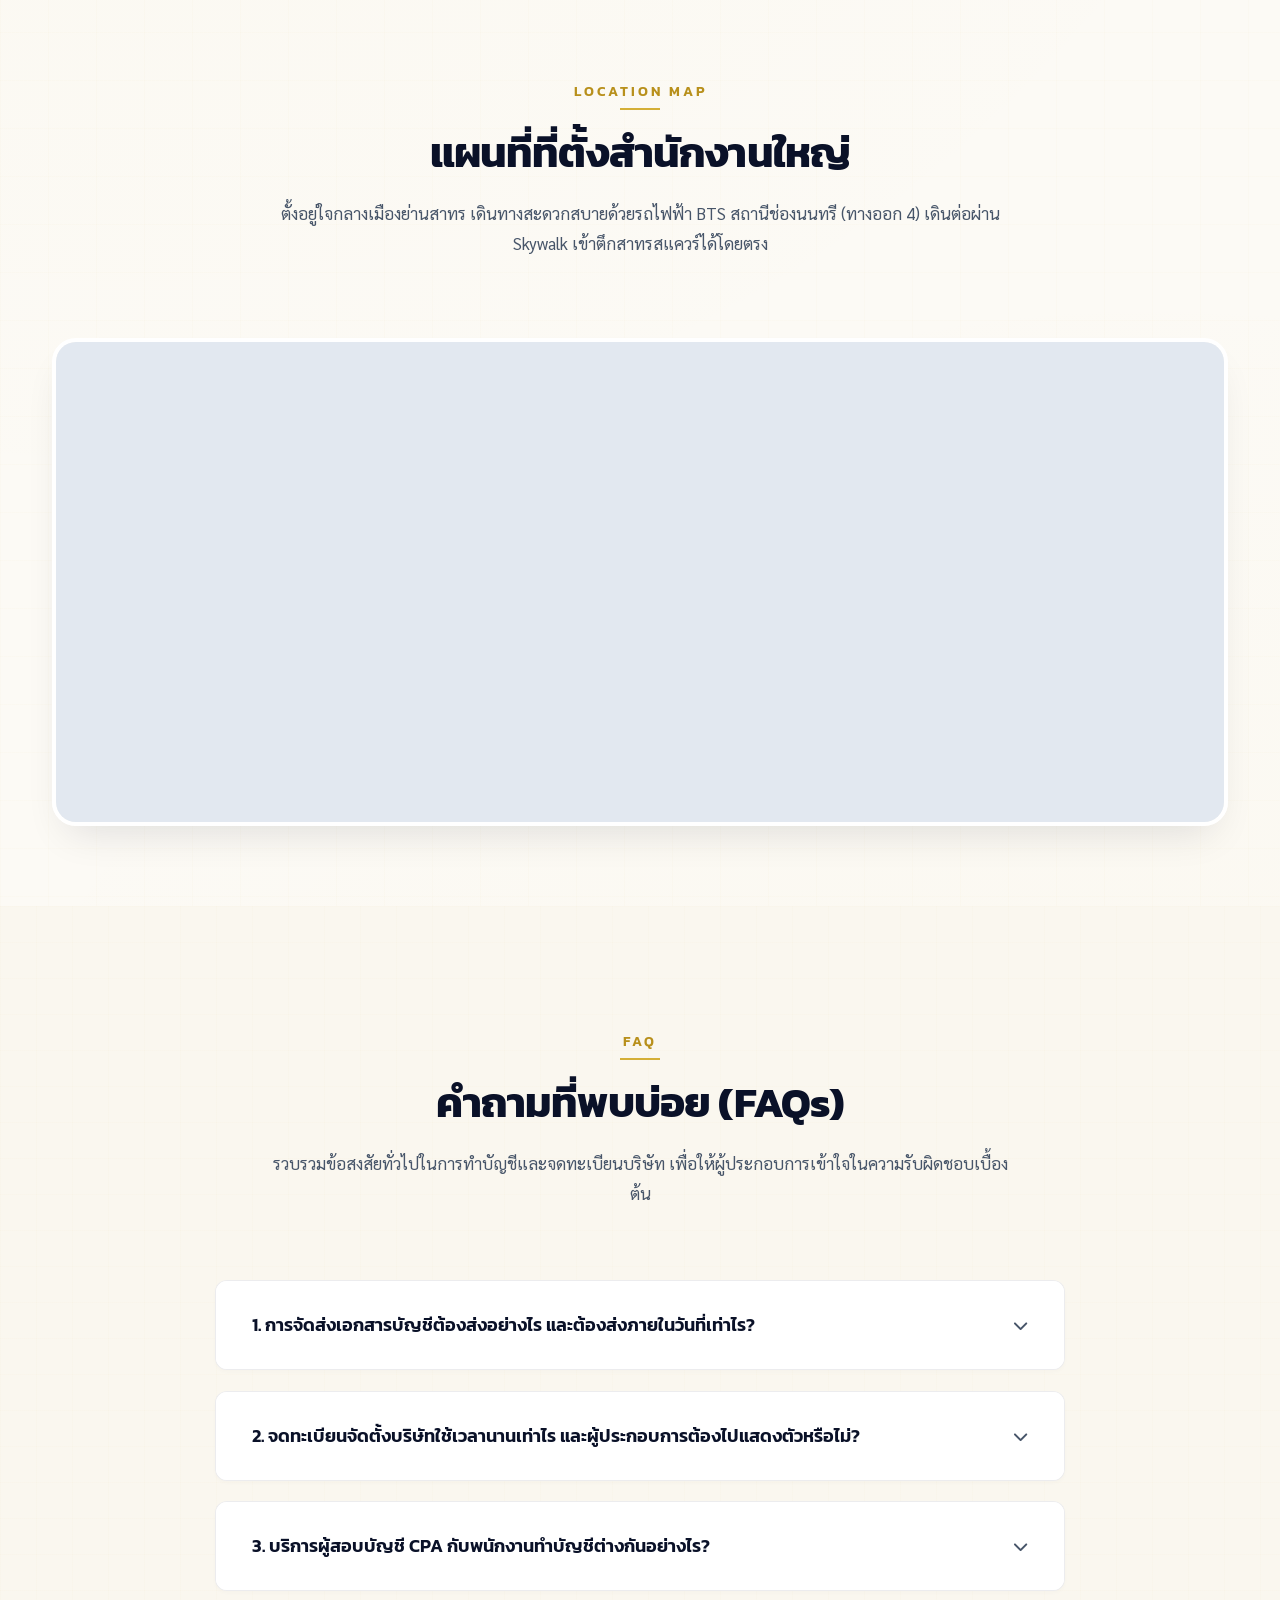
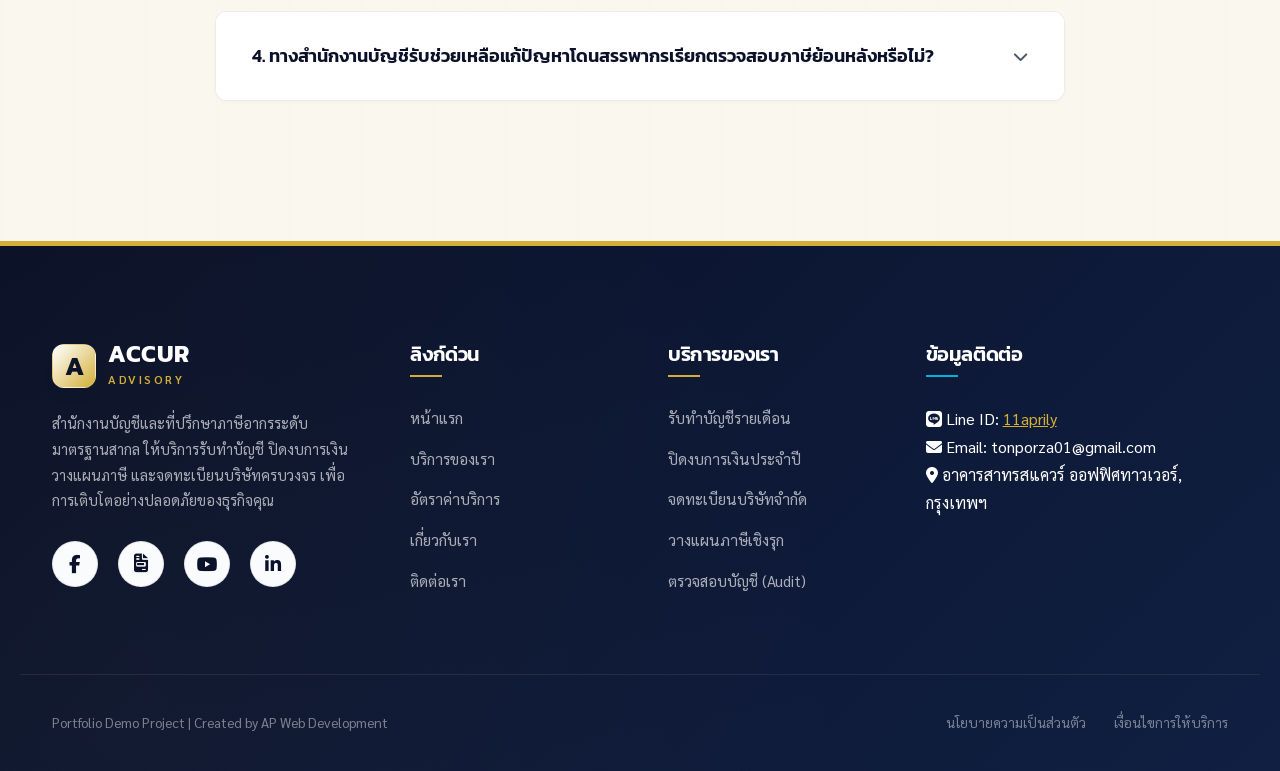
<file: contact.html>
<!DOCTYPE html>
<html lang="th">
<head>
  <meta charset="UTF-8">
  <meta name="viewport" content="width=device-width, initial-scale=1.0">
  <title>ติดต่อเรา แผนที่สำนักงานบัญชี และส่งข้อความ | Accur Advisory</title>
  
  <!-- SEO Meta Tags -->
  <meta name="description" content="ติดต่อสำนักงานบัญชี Accur Advisory แอดไลน์ 11aprily อีเมล tonporza01@gmail.com แผนที่ที่ตั้งสำนักงานเขตสาทร กรุงเทพฯ พร้อมฟอร์มส่งข้อความขอคำปรึกษาฟรี">
  <meta name="keywords" content="ติดต่อสำนักงานบัญชี, แผนที่สำนักงานบัญชี, ที่อยู่สำนักงานบัญชี, เบอร์โทรทำบัญชี, สาทร, กรุงเทพ">
  <meta name="author" content="AP Web Development">
  <meta name="robots" content="index, follow">
  
  <!-- Canonical Link -->
  <link rel="canonical" href="https://www.accuradvisory.com/contact.html">
  
  <!-- Open Graph -->
  <meta property="og:type" content="website">
  <meta property="og:url" content="https://www.accuradvisory.com/contact.html">
  <meta property="og:title" content="ติดต่อเรา แผนที่สำนักงานบัญชี และส่งข้อความ | Accur Advisory">
  <meta property="og:description" content="ติดต่อสอบถามค่าบริการทำบัญชี จดทะเบียนบริษัท หรือขอนัดหมายพบที่ปรึกษาภาษี สำนักงานเดินทางสะดวก ยินดีให้คำแนะนำฟรี">
  <meta property="og:image" content="images/accounting_hero.png">

  <!-- Favicon -->
  <link rel="shortcut icon" href="favicon.ico" type="image/x-icon">

  <!-- Preconnect for performance -->
  <link rel="preconnect" href="https://fonts.googleapis.com">
  <link rel="preconnect" href="https://fonts.gstatic.com" crossorigin>
  <link rel="preconnect" href="https://cdnjs.cloudflare.com">

  <!-- FontAwesome Icons -->
  <link rel="stylesheet" href="https://cdnjs.cloudflare.com/ajax/libs/font-awesome/6.4.0/css/all.min.css">

  <!-- Main Stylesheet -->
  <link rel="stylesheet" href="css/style.css">
</head>
<body>

  <!-- FLOATING CONTACT BUTTON -->
  <a href="contact.html" class="floating-line" id="floating-line-button" style="background: var(--bg-gradient); color: #ffffff; box-shadow: var(--shadow-premium), var(--shadow-blue-glow);">
    <i class="fas fa-file-invoice"></i>
    <span>ติดต่อเพื่อขอใบเสนอราคา</span>
  </a>

  <!-- HEADER & NAVIGATION -->
  <header>
    <div class="container nav-container">
      <a href="index.html" class="logo">
        <div class="logo-icon">A</div>
        <div class="logo-text">
          <span class="logo-title">ACCUR</span>
          <span class="logo-sub">ADVISORY</span>
        </div>
      </a>
      
      <nav class="nav-menu" id="main-nav-menu">
        <a href="index.html" class="nav-link">หน้าแรก</a>
        <a href="services.html" class="nav-link">บริการของเรา</a>
        <a href="pricing.html" class="nav-link">อัตราค่าบริการ</a>
        <a href="about.html" class="nav-link">เกี่ยวกับเรา</a>
        <a href="contact.html" class="nav-link active">ติดต่อเรา</a>
      </nav>

      <div class="nav-cta">
        <a href="contact.html" class="btn btn-outline" style="padding: 8px 18px; font-size: 0.9rem;">
          <i class="fas fa-file-invoice"></i> ติดต่อเพื่อขอใบเสนอราคา
        </a>
      </div>

      <!-- a11y Accessible Button replacement for mobile menu toggle -->
      <button class="menu-toggle" id="mobile-menu-btn" aria-label="เปิดเมนู" aria-expanded="false" aria-controls="main-nav-menu">
        <span></span>
        <span></span>
        <span></span>
      </button>
    </div>
  </header>

  <!-- SUBPAGE HERO BANNER -->
  <section class="subpage-hero">
    <div class="container subpage-hero-content">
      <h1>ติดต่อเรา</h1>
      <div class="breadcrumb">
        <a href="index.html">หน้าแรก</a>
        <i class="fas fa-chevron-right"></i>
        <span>ติดต่อเรา</span>
      </div>
    </div>
  </section>

  <!-- CONTACT DETAILS & FORM SECTION -->
  <section class="section-padding">
    <div class="container contact-grid">
      
      <!-- Left side: Contact details -->
      <div class="contact-info fade-in-up">
        <div>
          <span class="section-subtitle">GET IN TOUCH</span>
          <h2 class="section-title">ช่องทางการติดต่อเรา</h2>
          <p style="margin-bottom: 24px; color: var(--text-body);">ยินดีต้อนรับผู้ประกอบการทุกท่านที่ต้องการคำปรึกษาล่วงหน้าหรือเดินทางเข้ามาพูดคุยรายละเอียดที่สำนักงานใหญ่สาทร กรุงเทพฯ</p>
        </div>

        <div class="contact-info">
          <!-- Contact Person -->
          <div class="contact-method">
            <div class="contact-icon"><i class="fas fa-user-check"></i></div>
            <div class="contact-details">
              <h3>ผู้ประสานงานหลัก (Contact Person)</h3>
              <p>AP Web Development</p>
            </div>
          </div>

          <!-- Office Address -->
          <div class="contact-method">
            <div class="contact-icon"><i class="fas fa-map-marker-alt"></i></div>
            <div class="contact-details">
              <h3>ที่ตั้งสำนักงานใหญ่</h3>
              <p>บริษัท แอคเคอร์ แอดไวซอรี่ จำกัด<br>ชั้น 24 อาคารสาทรสแควร์ ออฟฟิศทาวเวอร์, 98 ถนนสาทรเหนือ, แขวงสีลม, เขตบางรัก, กรุงเทพมหานคร 10500</p>
            </div>
          </div>

          <!-- Phone (Contact for quotation) -->
          <div class="contact-method">
            <div class="contact-icon"><i class="fas fa-file-invoice-dollar"></i></div>
            <div class="contact-details">
              <h3>ติดต่อสอบถามราคา</h3>
              <p>ติดต่อเพื่อขอใบเสนอราคา (Contact for quotation)</p>
            </div>
          </div>

          <!-- Line ID -->
          <div class="contact-method">
            <div class="contact-icon"><i class="fab fa-line"></i></div>
            <div class="contact-details">
              <h3>Line OA</h3>
              <p>Line ID: <strong><a href="https://line.me/ti/p/~11aprily" target="_blank" rel="noopener noreferrer" style="color: var(--primary); text-decoration: underline;">11aprily</a></strong></p>
            </div>
          </div>

          <!-- Email Address -->
          <div class="contact-method">
            <div class="contact-icon"><i class="fas fa-envelope"></i></div>
            <div class="contact-details">
              <h3>อีเมล</h3>
              <p><a href="mailto:tonporza01@gmail.com">tonporza01@gmail.com</a></p>
            </div>
          </div>

          <!-- Working Hours -->
          <div class="contact-method">
            <div class="contact-icon"><i class="fas fa-clock"></i></div>
            <div class="contact-details">
              <h3>เวลาทำการ</h3>
              <p>วันจันทร์ - วันศุกร์: 08:30 น. - 17:30 น.</p>
              <p>วันเสาร์ - อาทิตย์: ปิดทำการ (ติดต่อรับเรื่องทางช่องทางออนไลน์ได้ตลอด 24 ชั่วโมง)</p>
            </div>
          </div>
        </div>

        <!-- Social Media Links -->
        <div class="contact-social-box">
          <h4>ช่องทางโซเชียลมีเดีย</h4>
          <div class="social-links">
            <a href="https://www.facebook.com/" target="_blank" rel="noopener noreferrer" class="social-link" aria-label="Facebook"><i class="fab fa-facebook-f"></i></a>
            <a href="contact.html" class="social-link" aria-label="ติดต่อเพื่อขอใบเสนอราคา"><i class="fas fa-file-invoice"></i></a>
            <a href="https://www.youtube.com/" target="_blank" rel="noopener noreferrer" class="social-link" aria-label="YouTube"><i class="fab fa-youtube"></i></a>
          </div>
        </div>
      </div>

      <!-- Right side: Contact form -->
      <div class="contact-form-card fade-in-up" style="transition-delay: 0.2s;">
        <h3 style="font-family: var(--font-heading); font-size: 1.5rem; margin-bottom: 20px; color: var(--primary);">ส่งข้อความสอบถามหรือขอคำปรึกษาฟรี</h3>
        <p style="font-size: 0.9rem; color: var(--text-muted); margin-bottom: 30px;">กรุณากรอกข้อมูลของคุณลงในฟอร์มด้านล่าง เจ้าหน้าที่จะติดต่อกลับหาคุณภายใน 24 ชั่วโมงทำการ</p>
        
        <form id="contact-form">
          <!-- Form Status Box (Success/Error Message) -->
          <div class="form-status" id="form-status"></div>

          <div class="form-row">
            <!-- Name -->
            <div class="form-group">
              <label for="name">ชื่อ-นามสกุล หรือชื่อบริษัท <span style="color: #ef4444;">*</span></label>
              <input type="text" id="name" class="form-input" placeholder="ตัวอย่าง: สมชาย รักดี" autocomplete="name" required>
            </div>
            <!-- Email -->
            <div class="form-group">
              <label for="email">อีเมลติดต่อ <span style="color: #ef4444;">*</span></label>
              <input type="email" id="email" class="form-input" placeholder="example@domain.com" autocomplete="email" required>
            </div>
          </div>

          <div class="form-row">
            <!-- Phone -->
            <div class="form-group">
              <label for="phone">เบอร์โทรศัพท์มือถือ <span style="color: #ef4444;">*</span></label>
              <input type="tel" id="phone" class="form-input" placeholder="0891234567" autocomplete="tel" required>
            </div>
            <!-- Subject -->
            <div class="form-group">
              <label for="subject">บริการที่คุณสนใจ <span style="color: #ef4444;">*</span></label>
              <select id="subject" class="form-select" required>
                <option value="" disabled selected>-- กรุณาเลือกบริการ --</option>
                <option value="accounting">บริการรับทำบัญชีรายเดือน</option>
                <option value="registration">จดทะเบียนจัดตั้งบริษัท/ธุรกิจ</option>
                <option value="consulting">วางแผนภาษีเชิงรุก / ที่ปรึกษา</option>
                <option value="audit">บริการตรวจสอบบัญชี (CPA)</option>
                <option value="other">เรื่องอื่นๆ / ปรึกษาทั่วไป</option>
              </select>
            </div>
          </div>

          <!-- Message -->
          <div class="form-group form-group-margin">
            <label for="message">รายละเอียดข้อความที่ต้องการติดต่อสอบถาม <span style="color: #ef4444;">*</span></label>
            <textarea id="message" class="form-textarea" placeholder="กรุณาระบุรายละเอียด เช่น รายได้โดยประมาณ หรือความต้องการเพื่อให้ทีมงานเตรียมข้อมูลให้ดียิ่งขึ้น" required></textarea>
          </div>

          <!-- Submit Button -->
          <button type="submit" class="btn btn-primary" style="width: 100%; padding: 14px;">
            <i class="fas fa-paper-plane"></i> ส่งข้อความติดต่อ
          </button>
        </form>
      </div>

    </div>
  </section>

  <!-- GOOGLE MAPS SECTION -->
  <section class="container fade-in-up" style="margin-bottom: 80px;">
    <div class="section-header text-center" style="margin-bottom: 30px;">
      <span class="section-subtitle">Location Map</span>
      <h2 class="section-title">แผนที่ที่ตั้งสำนักงานใหญ่</h2>
      <p class="section-desc">ตั้งอยู่ใจกลางเมืองย่านสาทร เดินทางสะดวกสบายด้วยรถไฟฟ้า BTS สถานีช่องนนทรี (ทางออก 4) เดินต่อผ่าน Skywalk เข้าตึกสาทรสแควร์ได้โดยตรง</p>
    </div>

    <div class="map-section">
      <div class="map-container">
        <!-- Interactive Google Maps iframe Embed -->
        <iframe src="https://www.google.com/maps/embed?pb=!1m18!1m12!1m3!1d3875.923485078516!2d100.52788577589926!3d13.723045697950346!2m3!1f0!2f0!3f0!3m2!1i1024!2i768!4f13.1!3m3!1m2!1s0x30e29f1b402805ef%3A0x88981df1a52b1b36!2sSathorn%20Square%20Office%20Tower!5e0!3m2!1sth!2sth!4v1700000000000!5m2!1sth!2sth" width="100%" height="450" style="border:0;" allowfullscreen="" loading="lazy" referrerpolicy="no-referrer-when-downgrade"></iframe>
      </div>
    </div>
  </section>

  <!-- FAQ EXPANDED SECTION -->
  <section id="faq-section" class="section-padding bg-light">
    <div class="container">
      <div class="section-header text-center fade-in-up">
        <span class="section-subtitle">FAQ</span>
        <h2 class="section-title">คำถามที่พบบ่อย (FAQs)</h2>
        <p class="section-desc">รวบรวมข้อสงสัยทั่วไปในการทำบัญชีและจดทะเบียนบริษัท เพื่อให้ผู้ประกอบการเข้าใจในความรับผิดชอบเบื้องต้น</p>
      </div>

      <div class="faq-container">
        <!-- FAQ 1 -->
        <div class="faq-item fade-in-up">
          <div class="faq-header">
            <span class="faq-question">1. การจัดส่งเอกสารบัญชีต้องส่งอย่างไร และต้องส่งภายในวันที่เท่าไร?</span>
            <span class="faq-icon"><i class="fas fa-chevron-down"></i></span>
          </div>
          <div class="faq-body">
            <div class="faq-content">
              <p>ลูกค้าสามารถจัดส่งเอกสารได้ 2 ช่องทางหลักครับ คือ:<br>
              1. <strong>แบบกระดาษ:</strong> รวบรวมใส่ซองหรือกล่องส่งผ่านขนส่งเอกสาร (Messenger, ไปรษณีย์ หรือ Kerry) มายังที่ทำการสำนักงานใหญ่สาทร<br>
              2. <strong>แบบดิจิทัล (แนะนำ):</strong> ถ่ายภาพหรือสแกนอัปโหลดเข้าสู่ Google Drive หรือแชร์ผ่านไลน์กลุ่มของบริษัทท่าน สะดวกรวดเร็วและลดโอกาสเอกสารสูญหาย<br>
              โดยกำหนดส่งเอกสารไม่เกิน<strong>วันที่ 5 ของเดือนถัดไป</strong> เพื่อให้เรามีเวลาบันทึกและตรวจสอบก่อนถึงกำหนดยื่นภาษีสรรพากรภายในวันที่ 15 ครับ</p>
            </div>
          </div>
        </div>

        <!-- FAQ 2 -->
        <div class="faq-item fade-in-up" style="transition-delay: 0.05s;">
          <div class="faq-header">
            <span class="faq-question">2. จดทะเบียนจัดตั้งบริษัทใช้เวลานานเท่าไร และผู้ประกอบการต้องไปแสดงตัวหรือไม่?</span>
            <span class="faq-icon"><i class="fas fa-chevron-down"></i></span>
          </div>
          <div class="faq-body">
            <div class="faq-content">
              <p>การจดทะเบียนจัดตั้งบริษัทจำกัดผ่านทางระบบ e-Registration หรือเดินทางไปยื่นจดทะเบียนด้วยระบบปกติ โดยเฉลี่ยใช้เวลาเพียง <strong>1 ถึง 3 วันทำการเท่านั้น</strong> (หลังจากชื่อได้รับการอนุมัติและเซ็นเอกสารครบถ้วน)<br>
              ผู้ประกอบการ/กรรมการ <strong>ไม่จำเป็นต้องเดินทางไปแสดงตัวที่กรมพัฒนาธุรกิจการค้าด้วยตนเอง</strong> เนื่องจากทีมงานจดทะเบียนนิติกรรมของเราได้รับมอบอำนาจตามกฎหมายให้เป็นตัวแทนเข้ายื่นและดำเนินการทุกอย่างแทนคุณ 100% ครับ</p>
            </div>
          </div>
        </div>

        <!-- FAQ 3 -->
        <div class="faq-item fade-in-up" style="transition-delay: 0.1s;">
          <div class="faq-header">
            <span class="faq-question">3. บริการผู้สอบบัญชี CPA กับพนักงานทำบัญชีต่างกันอย่างไร?</span>
            <span class="faq-icon"><i class="fas fa-chevron-down"></i></span>
          </div>
          <div class="faq-body">
            <div class="faq-content">
              <p>มีความแตกต่างทางวิชาชีพที่ชัดเจนตามที่กฎหมายระบุไว้ครับ:<br>
              - <strong>ผู้ทำบัญชี (Bookkeeper/Accountant):</strong> มีหน้าที่รวบรวมเอกสาร บันทึกรายการลงโปรแกรม จัดเตรียมงบการเงิน ยื่นภาษีรายเดือน และปิดงบการเงินตอนสิ้นปี เป็นผู้ทำงานให้บริษัทโดยตรง<br>
              - <strong>ผู้สอบบัญชีรับอนุญาต (CPA):</strong> มีหน้าที่เข้ามาตรวจสอบงบการเงินและเอกสารที่ผู้ทำบัญชีจัดทำไว้ เพื่อตรวจสอบความสอดคล้องกับมาตรฐานทางบัญชี แสดงความเห็นอิสระ และลงลายมือชื่อรับรองงบการเงินก่อนส่งกระทรวงพาณิชย์และสรรพากรตามกฎหมายบังคับ ซึ่งผู้สอบบัญชีต้องมีความเป็นกลางและเป็นอิสระจากบริษัทครับ</p>
            </div>
          </div>
        </div>

        <!-- FAQ 4 -->
        <div class="faq-item fade-in-up" style="transition-delay: 0.15s;">
          <div class="faq-header">
            <span class="faq-question">4. ทางสำนักงานบัญชีรับช่วยเหลือแก้ปัญหาโดนสรรพากรเรียกตรวจสอบภาษีย้อนหลังหรือไม่?</span>
            <span class="faq-icon"><i class="fas fa-chevron-down"></i></span>
          </div>
          <div class="faq-body">
            <div class="faq-content">
              <p><strong>รับครับ</strong> เรามีบริการเฉพาะสำหรับการช่วยเหลือ ชี้แจง และเจรจากับเจ้าหน้าที่กรมสรรพากรกรณีที่บริษัทของคุณได้รับจดหมายเชิญพบ หรือถูกเรียกตรวจสอบภาษีย้อนหลัง ทีมงานผู้สอบบัญชีภาษีอากร (TA) และผู้เชี่ยวชาญด้านภาษีของเราจะทำการวิเคราะห์เอกสารความถูกต้องของงบในอดีต หาแนวทางแก้ไขที่เป็นระบบเพื่อชี้แจงตามหลักกฎหมายอ้างอิง ช่วยผ่อนหนักเป็นเบาและลดภาระเบี้ยปรับเงินเพิ่มให้ถูกต้องเหมาะสมที่สุดตามกรอบกฎหมายครับ</p>
            </div>
          </div>
        </div>
      </div>
    </div>
  </section>

  <!-- FOOTER -->
  <footer>
    <div class="container footer-grid">
      <div class="footer-col footer-about">
        <a href="index.html" class="logo" style="margin-bottom: 20px;">
          <div class="logo-icon" style="background: linear-gradient(135deg, #ffffff 0%, var(--secondary) 100%); color: var(--primary);">A</div>
          <div class="logo-text">
            <span class="logo-title" style="color: #ffffff;">ACCUR</span>
            <span class="logo-sub" style="color: var(--secondary);">ADVISORY</span>
          </div>
        </a>
        <p>สำนักงานบัญชีและที่ปรึกษาภาษีอากรระดับมาตรฐานสากล ให้บริการรับทำบัญชี ปิดงบการเงิน วางแผนภาษี และจดทะเบียนบริษัทครบวงจร เพื่อการเติบโตอย่างปลอดภัยของธุรกิจคุณ</p>
        <div class="social-links">
          <a href="https://www.facebook.com/" target="_blank" rel="noopener noreferrer" class="social-link" aria-label="Facebook"><i class="fab fa-facebook-f"></i></a>
          <a href="contact.html" class="social-link" aria-label="ติดต่อเพื่อขอใบเสนอราคา"><i class="fas fa-file-invoice"></i></a>
          <a href="https://www.youtube.com/" target="_blank" rel="noopener noreferrer" class="social-link" aria-label="YouTube"><i class="fab fa-youtube"></i></a>
          <a href="https://www.linkedin.com/" target="_blank" rel="noopener noreferrer" class="social-link" aria-label="LinkedIn"><i class="fab fa-linkedin-in"></i></a>
        </div>
      </div>

      <div class="footer-col">
        <h3>ลิงก์ด่วน</h3>
        <div class="footer-links">
          <a href="index.html">หน้าแรก</a>
          <a href="services.html">บริการของเรา</a>
          <a href="pricing.html">อัตราค่าบริการ</a>
          <a href="about.html">เกี่ยวกับเรา</a>
          <a href="contact.html">ติดต่อเรา</a>
        </div>
      </div>

      <div class="footer-col">
        <h3>บริการของเรา</h3>
        <div class="footer-links">
          <a href="services.html#accounting">รับทำบัญชีรายเดือน</a>
          <a href="services.html#accounting">ปิดงบการเงินประจำปี</a>
          <a href="services.html#registration">จดทะเบียนบริษัทจำกัด</a>
          <a href="services.html#consulting">วางแผนภาษีเชิงรุก</a>
          <a href="services.html#audit">ตรวจสอบบัญชี (Audit)</a>
        </div>
      </div>

      <div class="footer-col footer-newsletter">
        <h3>ข้อมูลติดต่อ</h3>
        <div class="footer-contact-info" style="margin-top: 15px;">
          <div class="footer-contact-item">
            <i class="fab fa-line"></i>
            <span>Line ID: <a href="https://line.me/ti/p/~11aprily" target="_blank" rel="noopener noreferrer" style="color: var(--secondary); text-decoration: underline;">11aprily</a></span>
          </div>
          <div class="footer-contact-item">
            <i class="fas fa-envelope"></i>
            <span>Email: tonporza01@gmail.com</span>
          </div>
          <div class="footer-contact-item">
            <i class="fas fa-map-marker-alt"></i>
            <span>อาคารสาทรสแควร์ ออฟฟิศทาวเวอร์, กรุงเทพฯ</span>
          </div>
        </div>
      </div>
    </div>

    <div class="container footer-bottom">
      <div class="copyright">
        Portfolio Demo Project | Created by AP Web Development
      </div>
      <div class="footer-bottom-links">
        <a href="#">นโยบายความเป็นส่วนตัว</a>
        <a href="#">เงื่อนไขการให้บริการ</a>
      </div>
    </div>
  </footer>

  <!-- Main JS -->
  <script src="js/main.js"></script>
</body>
</html>
</file>
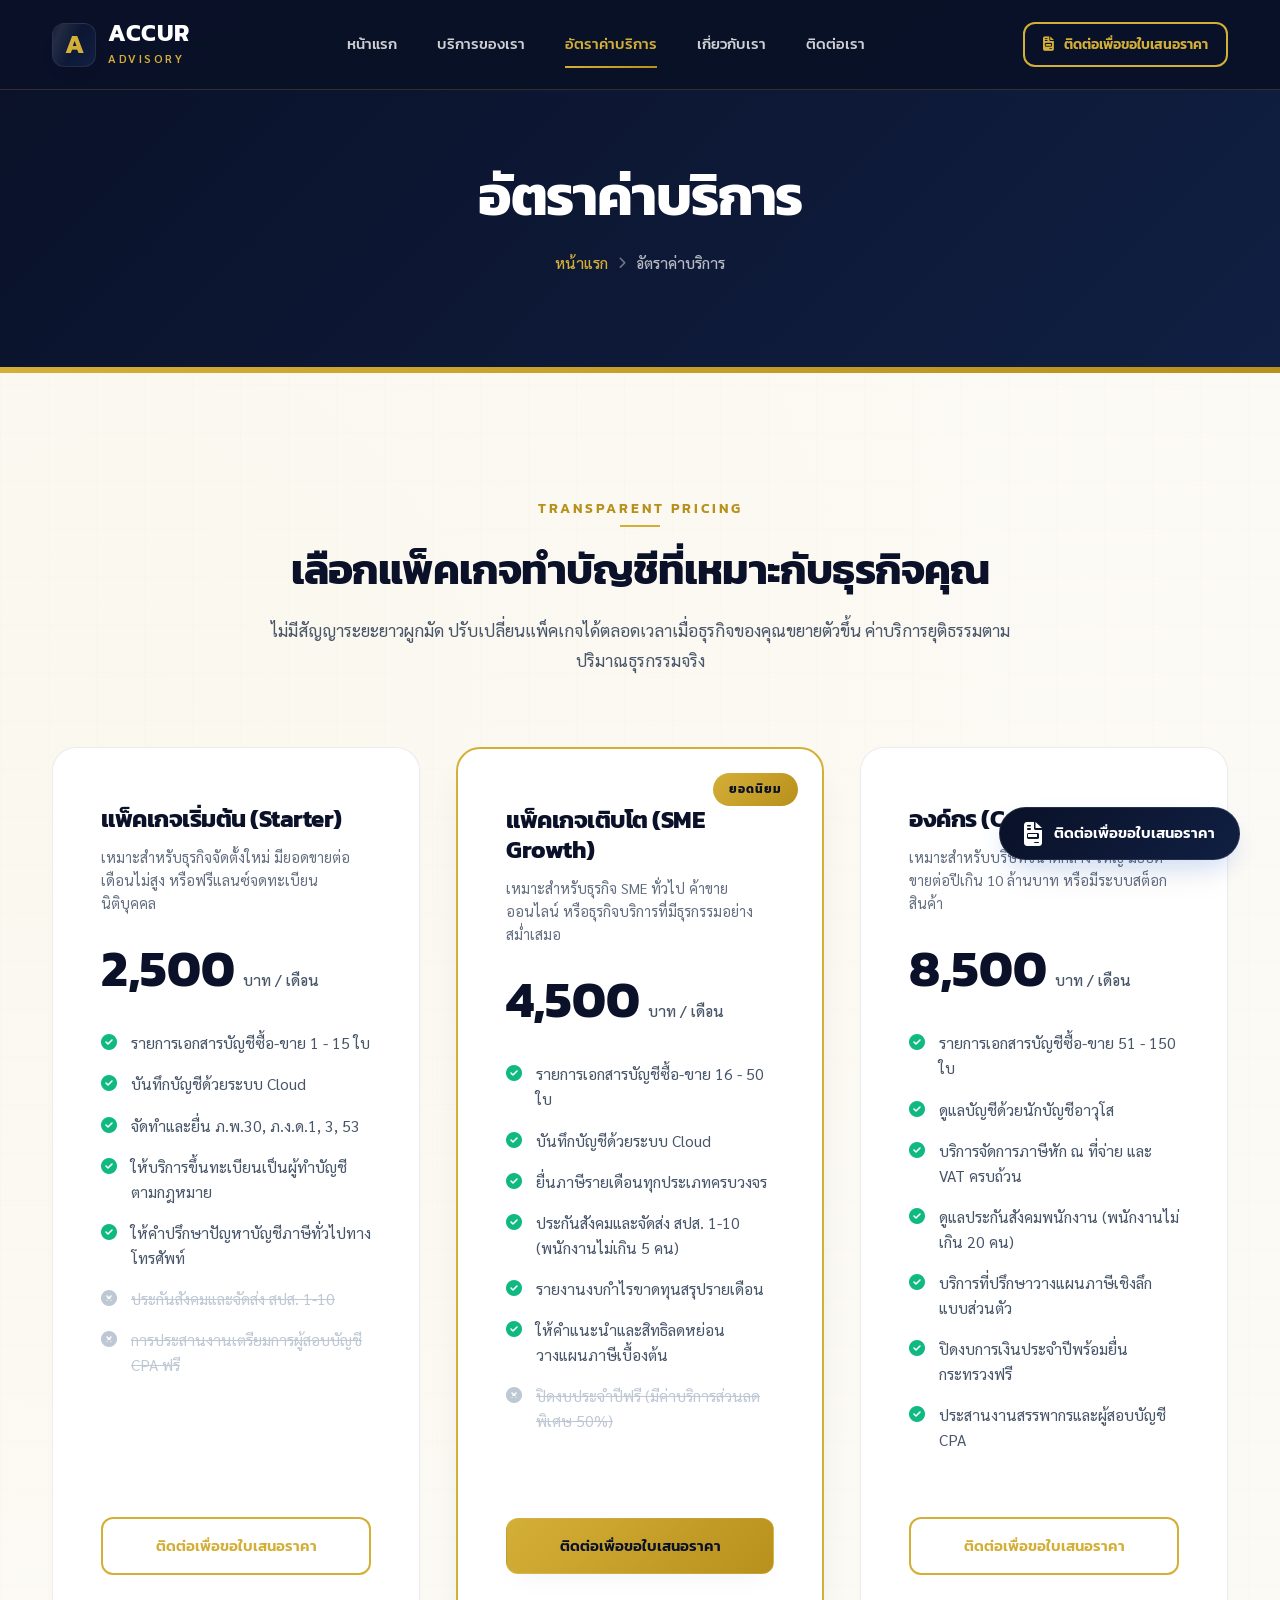
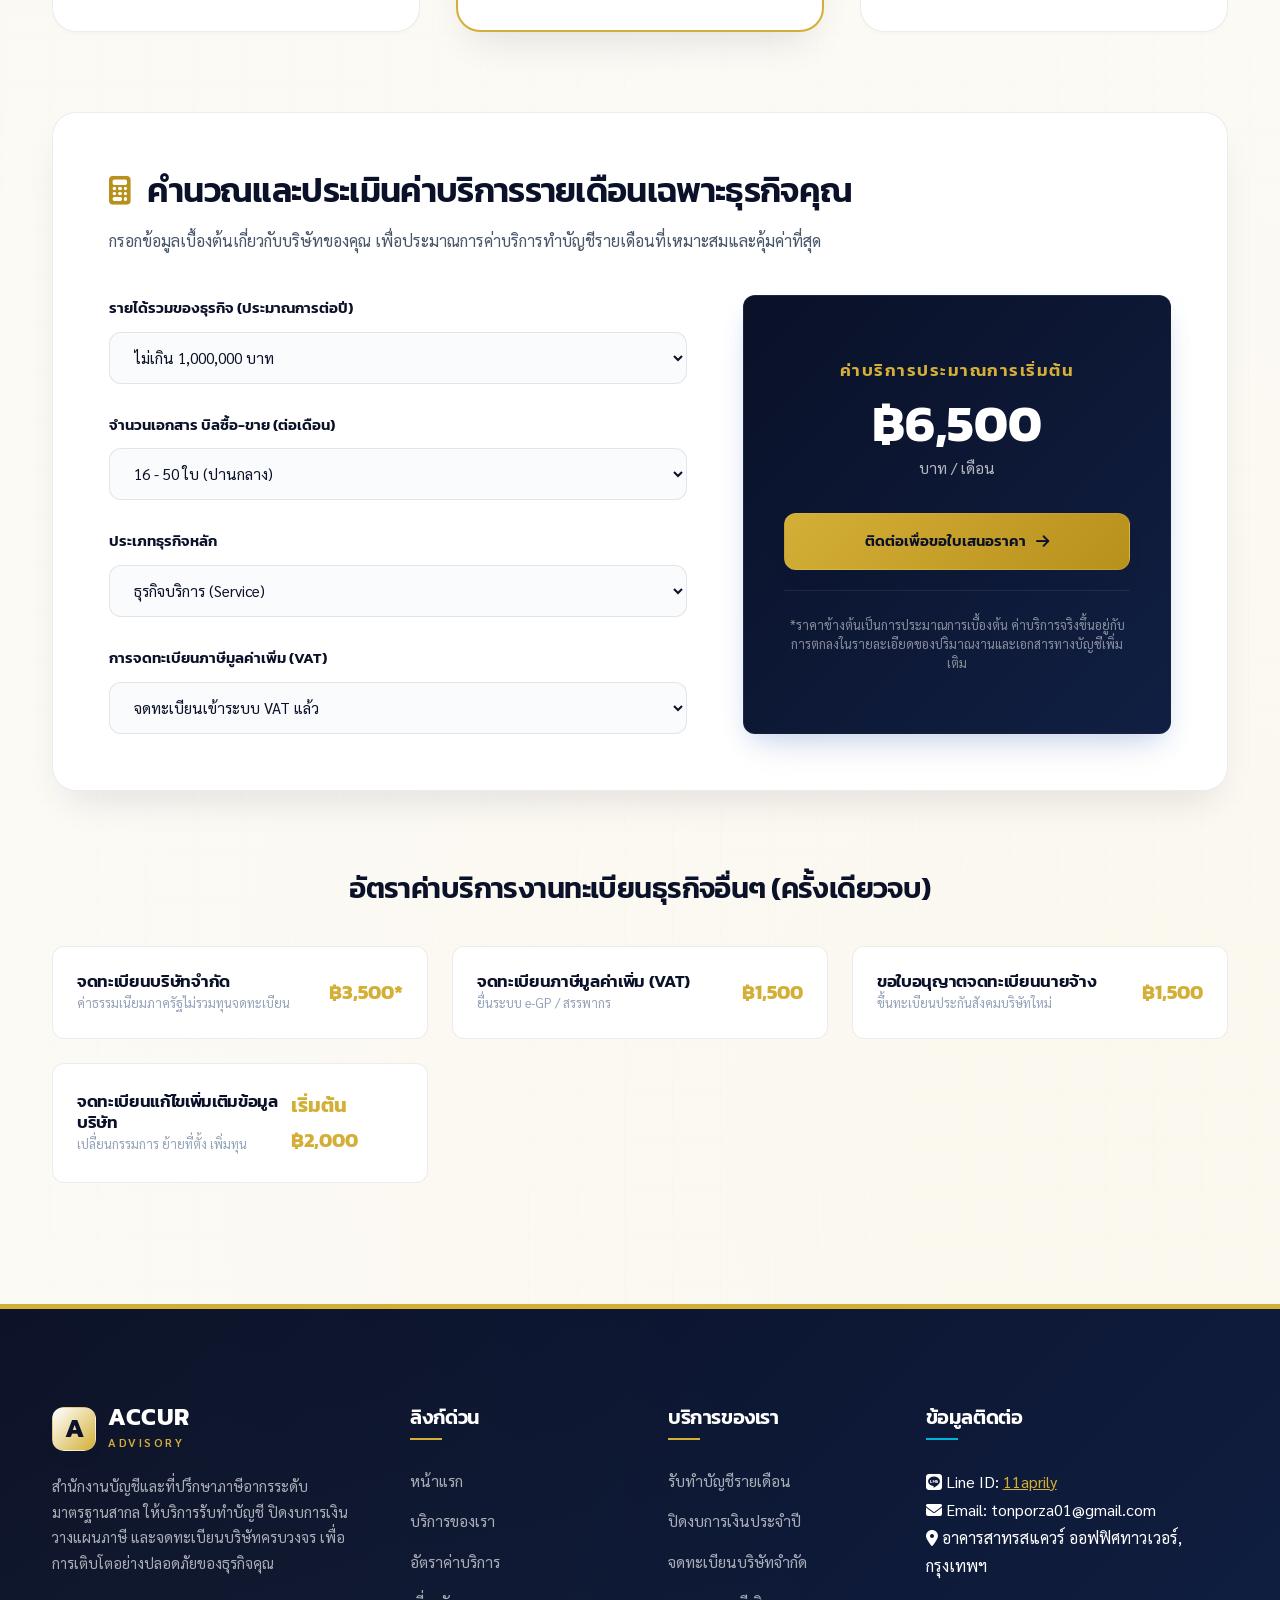
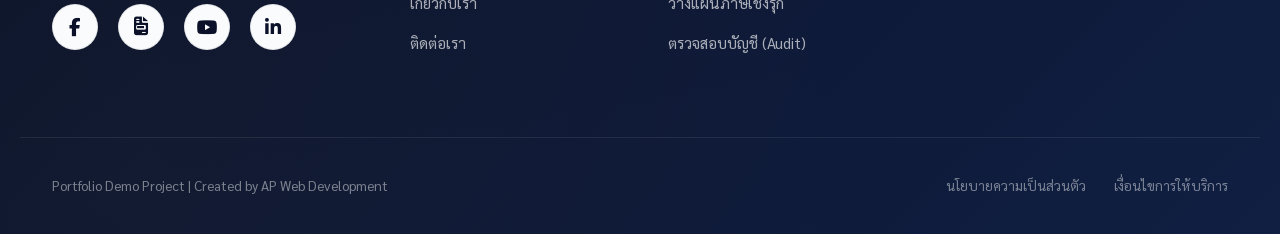
<file: pricing.html>
<!DOCTYPE html>
<html lang="th">
<head>
  <meta charset="UTF-8">
  <meta name="viewport" content="width=device-width, initial-scale=1.0">
  <title>อัตราค่าบริการทำบัญชี ตารางราคา และเครื่องมือประเมินราคา | Accur Advisory</title>
  
  <!-- SEO Meta Tags -->
  <meta name="description" content="ตารางค่าบริการรับทำบัญชีและยื่นภาษีที่โปร่งใส ไม่มีค่าใช้จ่ายแอบแฝง พร้อมเครื่องมือคำนวณและประมาณการราคาค่าทำบัญชีรายเดือนตามปริมาณเอกสารจริงของธุรกิจคุณ">
  <meta name="keywords" content="ราคาทำบัญชี, ค่าบริการทำบัญชี, คำนวณค่าทำบัญชี, จดทะเบียนบริษัทราคา, ค่าสอบบัญชี">
  <meta name="author" content="AP Web Development">
  <meta name="robots" content="index, follow">
  
  <!-- Canonical Link -->
  <link rel="canonical" href="https://www.accuradvisory.com/pricing.html">
  
  <!-- Open Graph -->
  <meta property="og:type" content="website">
  <meta property="og:url" content="https://www.accuradvisory.com/pricing.html">
  <meta property="og:title" content="อัตราค่าบริการทำบัญชี ตารางราคา และเครื่องมือประเมินราคา | Accur Advisory">
  <meta property="og:description" content="ประเมินราคาค่าบริการทำบัญชีรายเดือนง่ายๆ ด้วยตัวคุณเองจากปริมาณเอกสารและประเภทธุรกิจ คุ้มค่าและโปร่งใสที่สุด">
  <meta property="og:image" content="images/accounting_hero.png">

  <!-- Favicon -->
  <link rel="shortcut icon" href="favicon.ico" type="image/x-icon">

  <!-- Preconnect for performance -->
  <link rel="preconnect" href="https://fonts.googleapis.com">
  <link rel="preconnect" href="https://fonts.gstatic.com" crossorigin>
  <link rel="preconnect" href="https://cdnjs.cloudflare.com">

  <!-- FontAwesome Icons -->
  <link rel="stylesheet" href="https://cdnjs.cloudflare.com/ajax/libs/font-awesome/6.4.0/css/all.min.css">

  <!-- Main Stylesheet -->
  <link rel="stylesheet" href="css/style.css">
</head>
<body>

  <!-- FLOATING CONTACT BUTTON -->
  <a href="contact.html" class="floating-line" id="floating-line-button" style="background: var(--bg-gradient); color: #ffffff; box-shadow: var(--shadow-premium), var(--shadow-blue-glow);">
    <i class="fas fa-file-invoice"></i>
    <span>ติดต่อเพื่อขอใบเสนอราคา</span>
  </a>

  <!-- HEADER & NAVIGATION -->
  <header>
    <div class="container nav-container">
      <a href="index.html" class="logo">
        <div class="logo-icon">A</div>
        <div class="logo-text">
          <span class="logo-title">ACCUR</span>
          <span class="logo-sub">ADVISORY</span>
        </div>
      </a>
      
      <nav class="nav-menu" id="main-nav-menu">
        <a href="index.html" class="nav-link">หน้าแรก</a>
        <a href="services.html" class="nav-link">บริการของเรา</a>
        <a href="pricing.html" class="nav-link active">อัตราค่าบริการ</a>
        <a href="about.html" class="nav-link">เกี่ยวกับเรา</a>
        <a href="contact.html" class="nav-link">ติดต่อเรา</a>
      </nav>

      <div class="nav-cta">
        <a href="contact.html" class="btn btn-outline" style="padding: 8px 18px; font-size: 0.9rem;">
          <i class="fas fa-file-invoice"></i> ติดต่อเพื่อขอใบเสนอราคา
        </a>
      </div>

      <!-- a11y Accessible Button replacement for mobile menu toggle -->
      <button class="menu-toggle" id="mobile-menu-btn" aria-label="เปิดเมนู" aria-expanded="false" aria-controls="main-nav-menu">
        <span></span>
        <span></span>
        <span></span>
      </button>
    </div>
  </header>

  <!-- SUBPAGE HERO BANNER -->
  <section class="subpage-hero">
    <div class="container subpage-hero-content">
      <h1>อัตราค่าบริการ</h1>
      <div class="breadcrumb">
        <a href="index.html">หน้าแรก</a>
        <i class="fas fa-chevron-right"></i>
        <span>อัตราค่าบริการ</span>
      </div>
    </div>
  </section>

  <!-- PRICING PACKAGES SECTION -->
  <section class="section-padding">
    <div class="container">
      <div class="section-header text-center fade-in-up">
        <span class="section-subtitle">Transparent Pricing</span>
        <h2 class="section-title">เลือกแพ็คเกจทำบัญชีที่เหมาะกับธุรกิจคุณ</h2>
        <p class="section-desc">ไม่มีสัญญาระยะยาวผูกมัด ปรับเปลี่ยนแพ็คเกจได้ตลอดเวลาเมื่อธุรกิจของคุณขยายตัวขึ้น ค่าบริการยุติธรรมตามปริมาณธุรกรรมจริง</p>
      </div>

      <!-- Pricing cards grid -->
      <div class="pricing-grid">
        <!-- Package 1 -->
        <div class="pricing-card fade-in-up">
          <div class="pricing-header">
            <h3>แพ็คเกจเริ่มต้น (Starter)</h3>
            <p class="pricing-desc">เหมาะสำหรับธุรกิจจัดตั้งใหม่ มียอดขายต่อเดือนไม่สูง หรือฟรีแลนซ์จดทะเบียนนิติบุคคล</p>
          </div>
          <div class="pricing-price">
            <span class="price">2,500</span>
            <span class="period">บาท / เดือน</span>
          </div>
          <ul class="pricing-list">
            <li><i class="fas fa-check-circle"></i> รายการเอกสารบัญชีซื้อ-ขาย 1 - 15 ใบ</li>
            <li><i class="fas fa-check-circle"></i> บันทึกบัญชีด้วยระบบ Cloud</li>
            <li><i class="fas fa-check-circle"></i> จัดทำและยื่น ภ.พ.30, ภ.ง.ด.1, 3, 53</li>
            <li><i class="fas fa-check-circle"></i> ให้บริการขึ้นทะเบียนเป็นผู้ทำบัญชีตามกฎหมาย</li>
            <li><i class="fas fa-check-circle"></i> ให้คำปรึกษาปัญหาบัญชีภาษีทั่วไปทางโทรศัพท์</li>
            <li class="disabled"><i class="fas fa-times-circle"></i> ประกันสังคมและจัดส่ง สปส. 1-10</li>
            <li class="disabled"><i class="fas fa-times-circle"></i> การประสานงานเตรียมการผู้สอบบัญชี CPA ฟรี</li>
          </ul>
          <a href="contact.html?package=starter" class="btn btn-outline" style="width: 100%;">ติดต่อเพื่อขอใบเสนอราคา</a>
        </div>

        <!-- Package 2 -->
        <div class="pricing-card popular fade-in-up" style="transition-delay: 0.1s;">
          <div class="pricing-header">
            <h3>แพ็คเกจเติบโต (SME Growth)</h3>
            <p class="pricing-desc">เหมาะสำหรับธุรกิจ SME ทั่วไป ค้าขายออนไลน์ หรือธุรกิจบริการที่มีธุรกรรมอย่างสม่ำเสมอ</p>
          </div>
          <div class="pricing-price">
            <span class="price">4,500</span>
            <span class="period">บาท / เดือน</span>
          </div>
          <ul class="pricing-list">
            <li><i class="fas fa-check-circle"></i> รายการเอกสารบัญชีซื้อ-ขาย 16 - 50 ใบ</li>
            <li><i class="fas fa-check-circle"></i> บันทึกบัญชีด้วยระบบ Cloud</li>
            <li><i class="fas fa-check-circle"></i> ยื่นภาษีรายเดือนทุกประเภทครบวงจร</li>
            <li><i class="fas fa-check-circle"></i> ประกันสังคมและจัดส่ง สปส. 1-10 (พนักงานไม่เกิน 5 คน)</li>
            <li><i class="fas fa-check-circle"></i> รายงานงบกำไรขาดทุนสรุปรายเดือน</li>
            <li><i class="fas fa-check-circle"></i> ให้คำแนะนำและสิทธิลดหย่อนวางแผนภาษีเบื้องต้น</li>
            <li class="disabled"><i class="fas fa-times-circle"></i> ปิดงบประจำปีฟรี (มีค่าบริการส่วนลดพิเศษ 50%)</li>
          </ul>
          <a href="contact.html?package=growth" class="btn btn-secondary" style="width: 100%;">ติดต่อเพื่อขอใบเสนอราคา</a>
        </div>

        <!-- Package 3 -->
        <div class="pricing-card fade-in-up" style="transition-delay: 0.2s;">
          <div class="pricing-header">
            <h3>องค์กร (Corporate)</h3>
            <p class="pricing-desc">เหมาะสำหรับบริษัทขนาดกลาง-ใหญ่ มียอดขายต่อปีเกิน 10 ล้านบาท หรือมีระบบสต็อกสินค้า</p>
          </div>
          <div class="pricing-price">
            <span class="price">8,500</span>
            <span class="period">บาท / เดือน</span>
          </div>
          <ul class="pricing-list">
            <li><i class="fas fa-check-circle"></i> รายการเอกสารบัญชีซื้อ-ขาย 51 - 150 ใบ</li>
            <li><i class="fas fa-check-circle"></i> ดูแลบัญชีด้วยนักบัญชีอาวุโส</li>
            <li><i class="fas fa-check-circle"></i> บริการจัดการภาษีหัก ณ ที่จ่าย และ VAT ครบถ้วน</li>
            <li><i class="fas fa-check-circle"></i> ดูแลประกันสังคมพนักงาน (พนักงานไม่เกิน 20 คน)</li>
            <li><i class="fas fa-check-circle"></i> บริการที่ปรึกษาวางแผนภาษีเชิงลึกแบบส่วนตัว</li>
            <li><i class="fas fa-check-circle"></i> ปิดงบการเงินประจำปีพร้อมยื่นกระทรวงฟรี</li>
            <li><i class="fas fa-check-circle"></i> ประสานงานสรรพากรและผู้สอบบัญชี CPA</li>
          </ul>
          <a href="contact.html?package=corporate" class="btn btn-outline" style="width: 100%;">ติดต่อเพื่อขอใบเสนอราคา</a>
        </div>
      </div>

      <!-- INTERACTIVE PRICE ESTIMATOR -->
      <div class="estimator-box fade-in-up" id="pricing-calculator">
        <div class="estimator-title">
          <i class="fas fa-calculator"></i>
          <h3>คำนวณและประเมินค่าบริการรายเดือนเฉพาะธุรกิจคุณ</h3>
        </div>
        <p class="estimator-desc">กรอกข้อมูลเบื้องต้นเกี่ยวกับบริษัทของคุณ เพื่อประมาณการค่าบริการทำบัญชีรายเดือนที่เหมาะสมและคุ้มค่าที่สุด</p>
        
        <div class="estimator-grid">
          <form class="estimator-form" id="estimator-form" onsubmit="event.preventDefault();">
            <!-- Parameter 1: Revenue -->
            <div class="form-group">
              <label for="business-revenue">รายได้รวมของธุรกิจ (ประมาณการต่อปี)</label>
              <select id="business-revenue" class="form-select">
                <option value="under-1m">ไม่เกิน 1,000,000 บาท</option>
                <option value="1m-5m">1,000,001 - 5,000,000 บาท</option>
                <option value="5m-10m">5,000,001 - 10,000,000 บาท</option>
                <option value="over-10m">มากกว่า 10,000,000 บาท</option>
              </select>
            </div>

            <!-- Parameter 2: Transaction Volume -->
            <div class="form-group">
              <label for="transaction-volume">จำนวนเอกสาร บิลซื้อ-ขาย (ต่อเดือน)</label>
              <select id="transaction-volume" class="form-select">
                <option value="low">ไม่เกิน 15 ใบ (บิลน้อย)</option>
                <option value="medium" selected>16 - 50 ใบ (ปานกลาง)</option>
                <option value="high">51 - 100 ใบ (มาก)</option>
                <option value="very-high">101 - 200 ใบ (เยอะพิเศษ)</option>
                <option value="corporate">มากกว่า 200 ใบขึ้นไป</option>
              </select>
            </div>

            <!-- Parameter 3: Business Type -->
            <div class="form-group">
              <label for="business-type">ประเภทธุรกิจหลัก</label>
              <select id="business-type" class="form-select">
                <option value="service">ธุรกิจบริการ (Service)</option>
                <option value="trading">ซื้อมาขายไป / ออนไลน์ (Trading)</option>
                <option value="manufacturing">โรงงานผลิตสินค้า / ก่อสร้าง (Manufacturing)</option>
              </select>
            </div>

            <!-- Parameter 4: VAT -->
            <div class="form-group">
              <label for="vat-registered">การจดทะเบียนภาษีมูลค่าเพิ่ม (VAT)</label>
              <select id="vat-registered" class="form-select">
                <option value="no">ยังไม่ได้จดทะเบียน VAT</option>
                <option value="yes" selected>จดทะเบียนเข้าระบบ VAT แล้ว</option>
              </select>
            </div>
          </form>

          <!-- Result Presentation -->
          <div class="estimator-result">
            <span class="result-label">ค่าบริการประมาณการเริ่มต้น</span>
            <div class="result-value">฿<span id="estimated-price-value">4,500</span></div>
            <span class="result-unit">บาท / เดือน</span>
            
            <a href="contact.html?type=custom-quote" class="btn btn-secondary" style="margin-bottom: 20px;">
              ติดต่อเพื่อขอใบเสนอราคา <i class="fas fa-arrow-right"></i>
            </a>

            <div class="result-disclaimer">
              *ราคาข้างต้นเป็นการประมาณการเบื้องต้น ค่าบริการจริงขึ้นอยู่กับการตกลงในรายละเอียดของปริมาณงานและเอกสารทางบัญชีเพิ่มเติม
            </div>
          </div>
        </div>
      </div>

      <!-- ADDITIONAL SERVICES PRICE LIST -->
      <div style="margin-top: 80px;" class="fade-in-up">
        <h3 class="text-center" style="font-size: 1.8rem; margin-bottom: 40px; font-family: var(--font-heading); font-weight: 600;">อัตราค่าบริการงานทะเบียนธุรกิจอื่นๆ (ครั้งเดียวจบ)</h3>
        
        <div class="grid" style="grid-template-columns: repeat(auto-fit, minmax(280px, 1fr)); gap: 24px;">
          <!-- Item 1 -->
          <div style="background-color: #ffffff; border: 1px solid var(--border-color); border-radius: var(--radius-md); padding: 24px; display: flex; justify-content: space-between; align-items: center;">
            <div>
              <h4 style="font-family: var(--font-heading); font-size: 1.05rem; font-weight: 600; color: var(--primary);">จดทะเบียนบริษัทจำกัด</h4>
              <p style="font-size: 0.8rem; color: var(--text-muted);">ค่าธรรมเนียมภาครัฐไม่รวมทุนจดทะเบียน</p>
            </div>
            <div style="font-family: var(--font-heading); font-weight: 700; color: var(--secondary); font-size: 1.25rem;">฿3,500<span>*</span></div>
          </div>

          <!-- Item 2 -->
          <div style="background-color: #ffffff; border: 1px solid var(--border-color); border-radius: var(--radius-md); padding: 24px; display: flex; justify-content: space-between; align-items: center;">
            <div>
              <h4 style="font-family: var(--font-heading); font-size: 1.05rem; font-weight: 600; color: var(--primary);">จดทะเบียนภาษีมูลค่าเพิ่ม (VAT)</h4>
              <p style="font-size: 0.8rem; color: var(--text-muted);">ยื่นระบบ e-GP / สรรพากร</p>
            </div>
            <div style="font-family: var(--font-heading); font-weight: 700; color: var(--secondary); font-size: 1.25rem;">฿1,500</div>
          </div>

          <!-- Item 3 -->
          <div style="background-color: #ffffff; border: 1px solid var(--border-color); border-radius: var(--radius-md); padding: 24px; display: flex; justify-content: space-between; align-items: center;">
            <div>
              <h4 style="font-family: var(--font-heading); font-size: 1.05rem; font-weight: 600; color: var(--primary);">ขอใบอนุญาตจดทะเบียนนายจ้าง</h4>
              <p style="font-size: 0.8rem; color: var(--text-muted);">ขึ้นทะเบียนประกันสังคมบริษัทใหม่</p>
            </div>
            <div style="font-family: var(--font-heading); font-weight: 700; color: var(--secondary); font-size: 1.25rem;">฿1,500</div>
          </div>

          <!-- Item 4 -->
          <div style="background-color: #ffffff; border: 1px solid var(--border-color); border-radius: var(--radius-md); padding: 24px; display: flex; justify-content: space-between; align-items: center;">
            <div>
              <h4 style="font-family: var(--font-heading); font-size: 1.05rem; font-weight: 600; color: var(--primary);">จดทะเบียนแก้ไขเพิ่มเติมข้อมูลบริษัท</h4>
              <p style="font-size: 0.8rem; color: var(--text-muted);">เปลี่ยนกรรมการ ย้ายที่ตั้ง เพิ่มทุน</p>
            </div>
            <div style="font-family: var(--font-heading); font-weight: 700; color: var(--secondary); font-size: 1.25rem;">เริ่มต้น ฿2,000</div>
          </div>
        </div>
      </div>

    </div>
  </section>

  <!-- FOOTER -->
  <footer>
    <div class="container footer-grid">
      <div class="footer-col footer-about">
        <a href="index.html" class="logo" style="margin-bottom: 20px;">
          <div class="logo-icon" style="background: linear-gradient(135deg, #ffffff 0%, var(--secondary) 100%); color: var(--primary);">A</div>
          <div class="logo-text">
            <span class="logo-title" style="color: #ffffff;">ACCUR</span>
            <span class="logo-sub" style="color: var(--secondary);">ADVISORY</span>
          </div>
        </a>
        <p>สำนักงานบัญชีและที่ปรึกษาภาษีอากรระดับมาตรฐานสากล ให้บริการรับทำบัญชี ปิดงบการเงิน วางแผนภาษี และจดทะเบียนบริษัทครบวงจร เพื่อการเติบโตอย่างปลอดภัยของธุรกิจคุณ</p>
        <div class="social-links">
          <a href="https://www.facebook.com/" target="_blank" rel="noopener noreferrer" class="social-link" aria-label="Facebook"><i class="fab fa-facebook-f"></i></a>
          <a href="contact.html" class="social-link" aria-label="ติดต่อเพื่อขอใบเสนอราคา"><i class="fas fa-file-invoice"></i></a>
          <a href="https://www.youtube.com/" target="_blank" rel="noopener noreferrer" class="social-link" aria-label="YouTube"><i class="fab fa-youtube"></i></a>
          <a href="https://www.linkedin.com/" target="_blank" rel="noopener noreferrer" class="social-link" aria-label="LinkedIn"><i class="fab fa-linkedin-in"></i></a>
        </div>
      </div>

      <div class="footer-col">
        <h3>ลิงก์ด่วน</h3>
        <div class="footer-links">
          <a href="index.html">หน้าแรก</a>
          <a href="services.html">บริการของเรา</a>
          <a href="pricing.html">อัตราค่าบริการ</a>
          <a href="about.html">เกี่ยวกับเรา</a>
          <a href="contact.html">ติดต่อเรา</a>
        </div>
      </div>

      <div class="footer-col">
        <h3>บริการของเรา</h3>
        <div class="footer-links">
          <a href="services.html#accounting">รับทำบัญชีรายเดือน</a>
          <a href="services.html#accounting">ปิดงบการเงินประจำปี</a>
          <a href="services.html#registration">จดทะเบียนบริษัทจำกัด</a>
          <a href="services.html#consulting">วางแผนภาษีเชิงรุก</a>
          <a href="services.html#audit">ตรวจสอบบัญชี (Audit)</a>
        </div>
      </div>

      <div class="footer-col footer-newsletter">
        <h3>ข้อมูลติดต่อ</h3>
        <div class="footer-contact-info" style="margin-top: 15px;">
          <div class="footer-contact-item">
            <i class="fab fa-line"></i>
            <span>Line ID: <a href="https://line.me/ti/p/~11aprily" target="_blank" rel="noopener noreferrer" style="color: var(--secondary); text-decoration: underline;">11aprily</a></span>
          </div>
          <div class="footer-contact-item">
            <i class="fas fa-envelope"></i>
            <span>Email: tonporza01@gmail.com</span>
          </div>
          <div class="footer-contact-item">
            <i class="fas fa-map-marker-alt"></i>
            <span>อาคารสาทรสแควร์ ออฟฟิศทาวเวอร์, กรุงเทพฯ</span>
          </div>
        </div>
      </div>
    </div>

    <div class="container footer-bottom">
      <div class="copyright">
        Portfolio Demo Project | Created by AP Web Development
      </div>
      <div class="footer-bottom-links">
        <a href="#">นโยบายความเป็นส่วนตัว</a>
        <a href="#">เงื่อนไขการให้บริการ</a>
      </div>
    </div>
  </footer>

  <!-- Main JS -->
  <script src="js/main.js"></script>
</body>
</html>
</file>
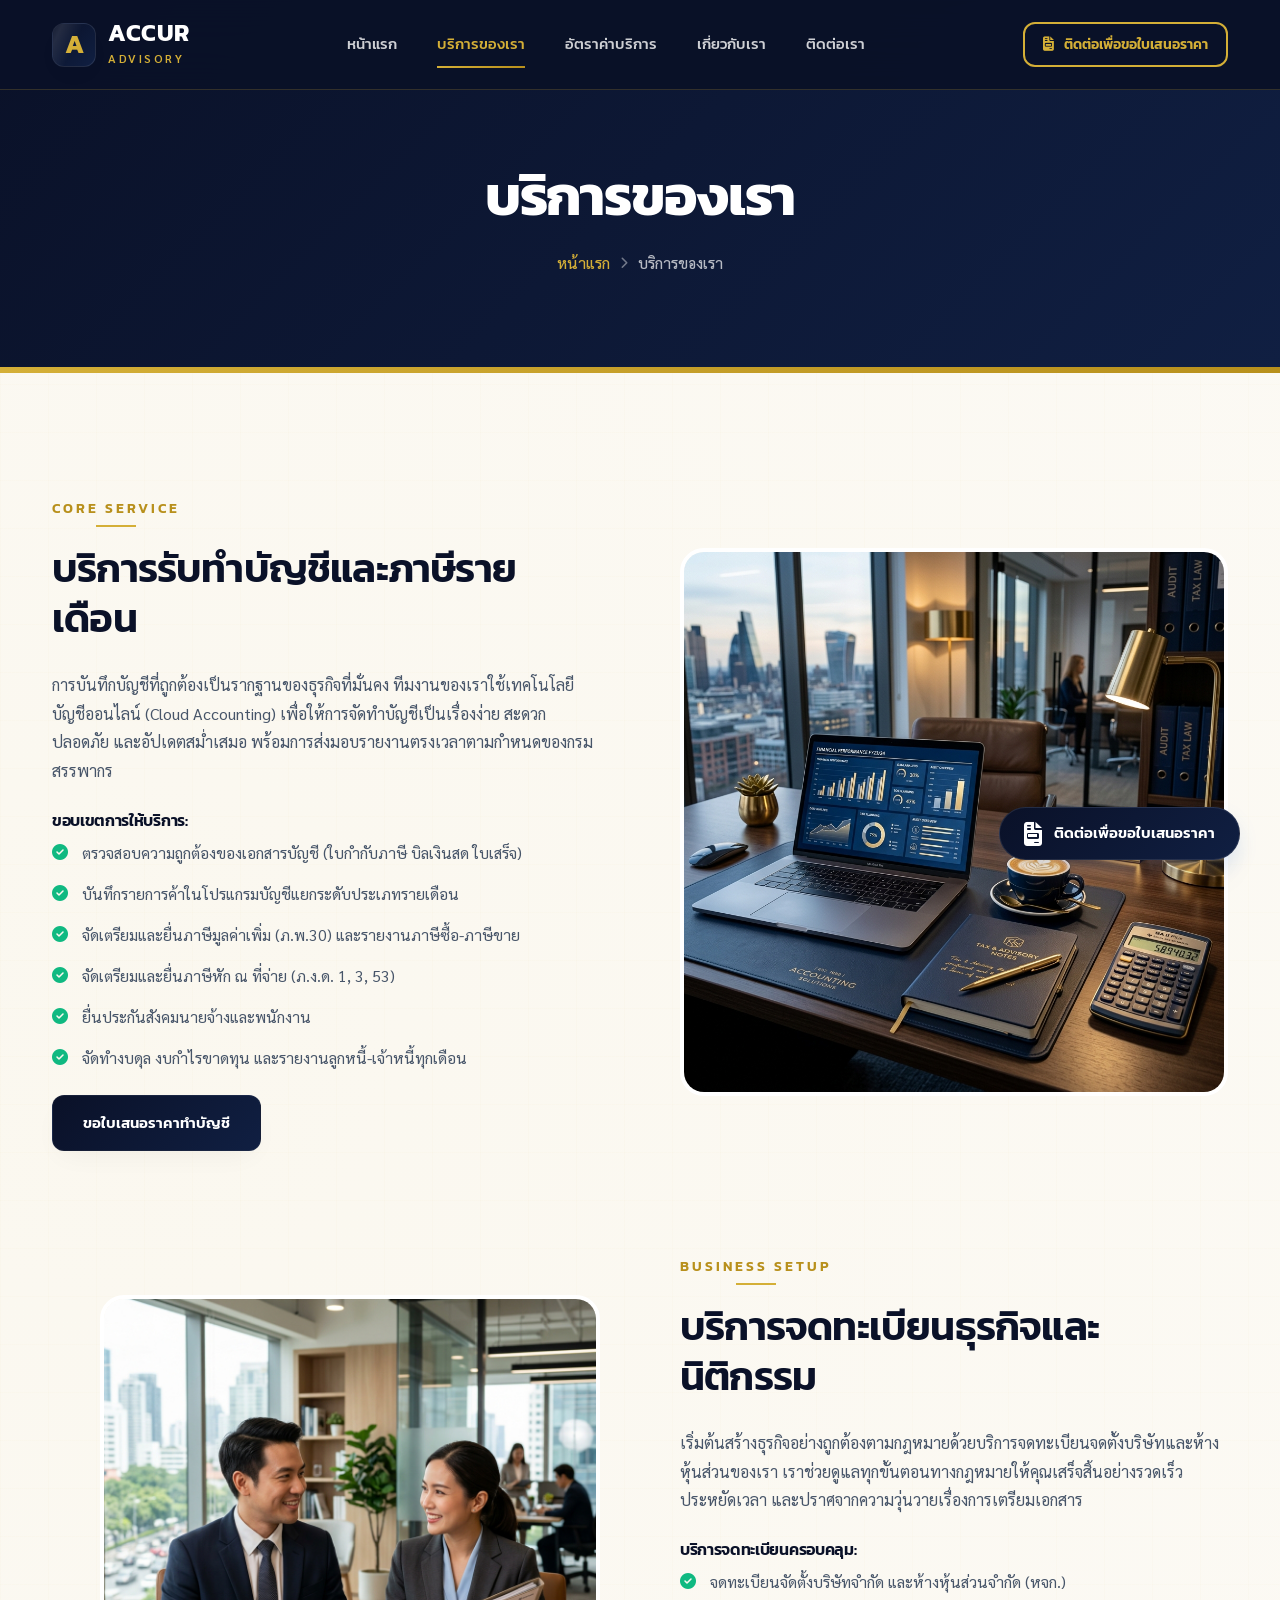
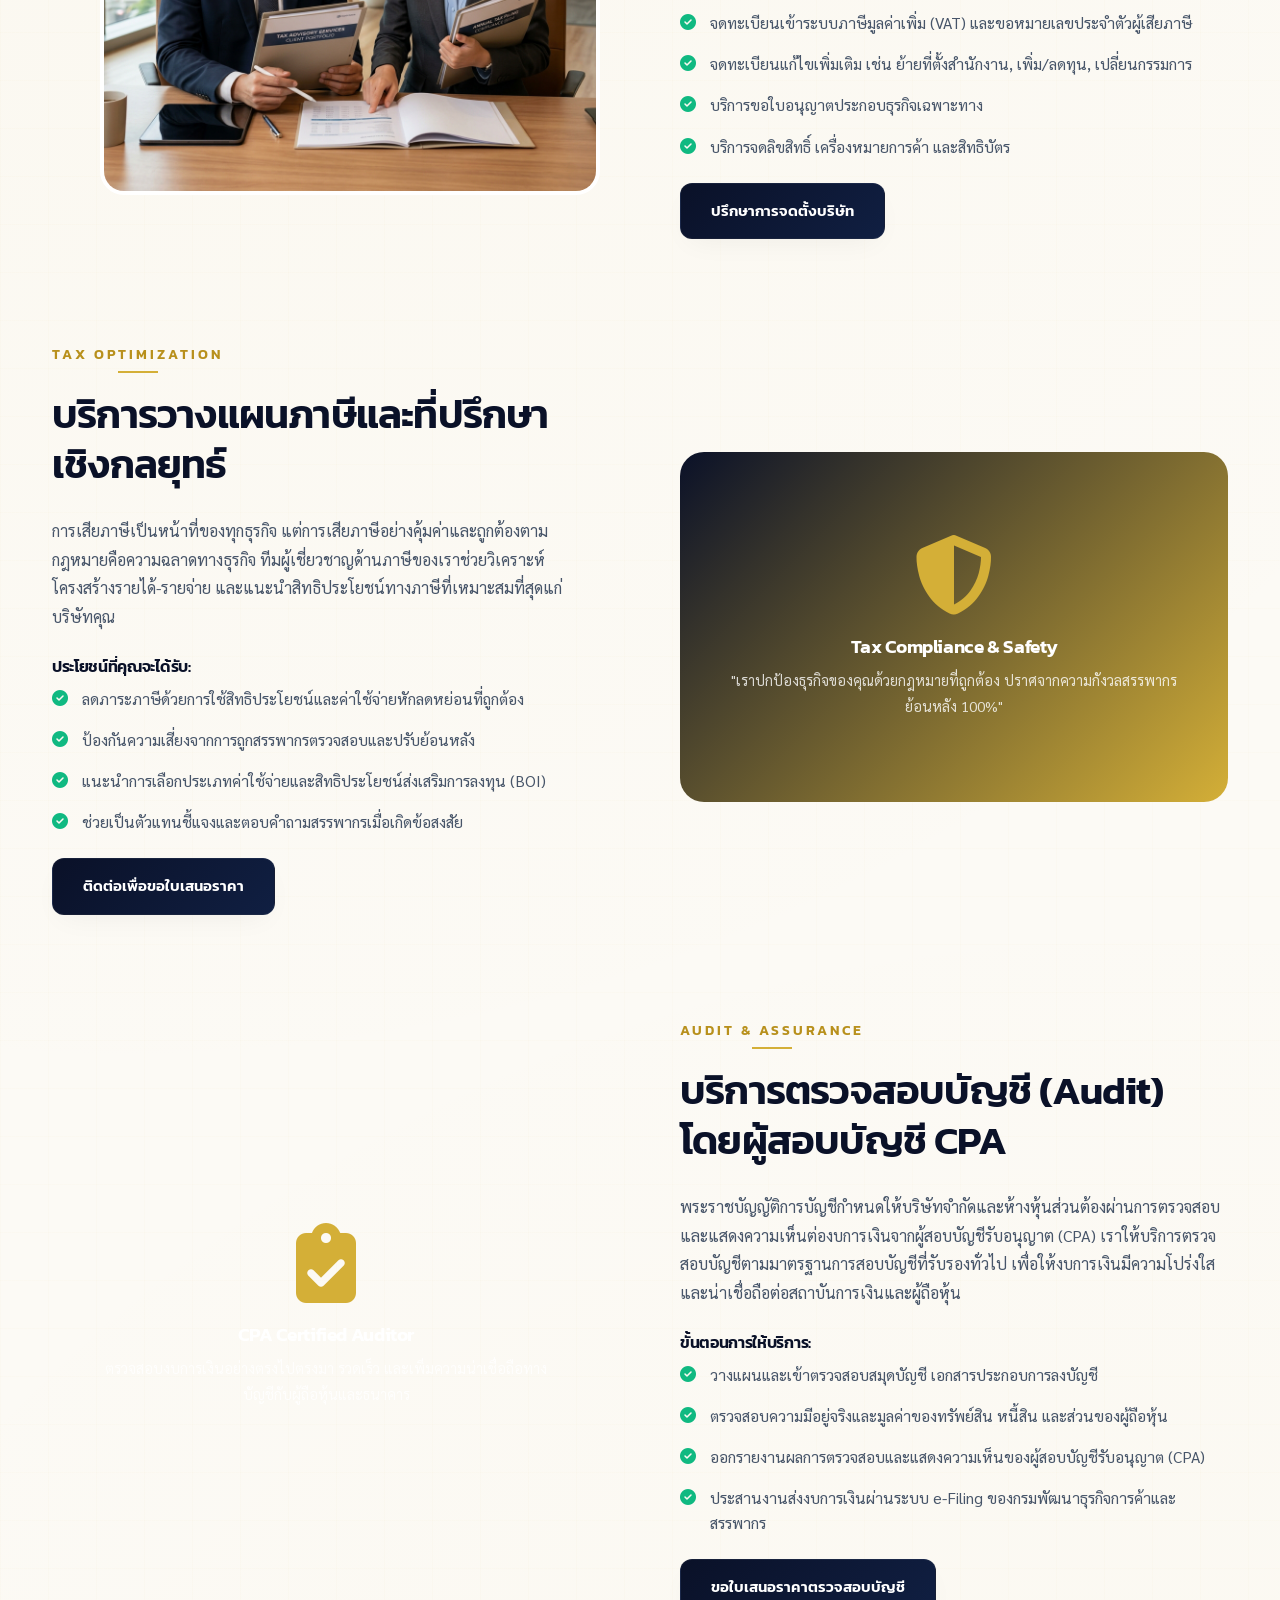
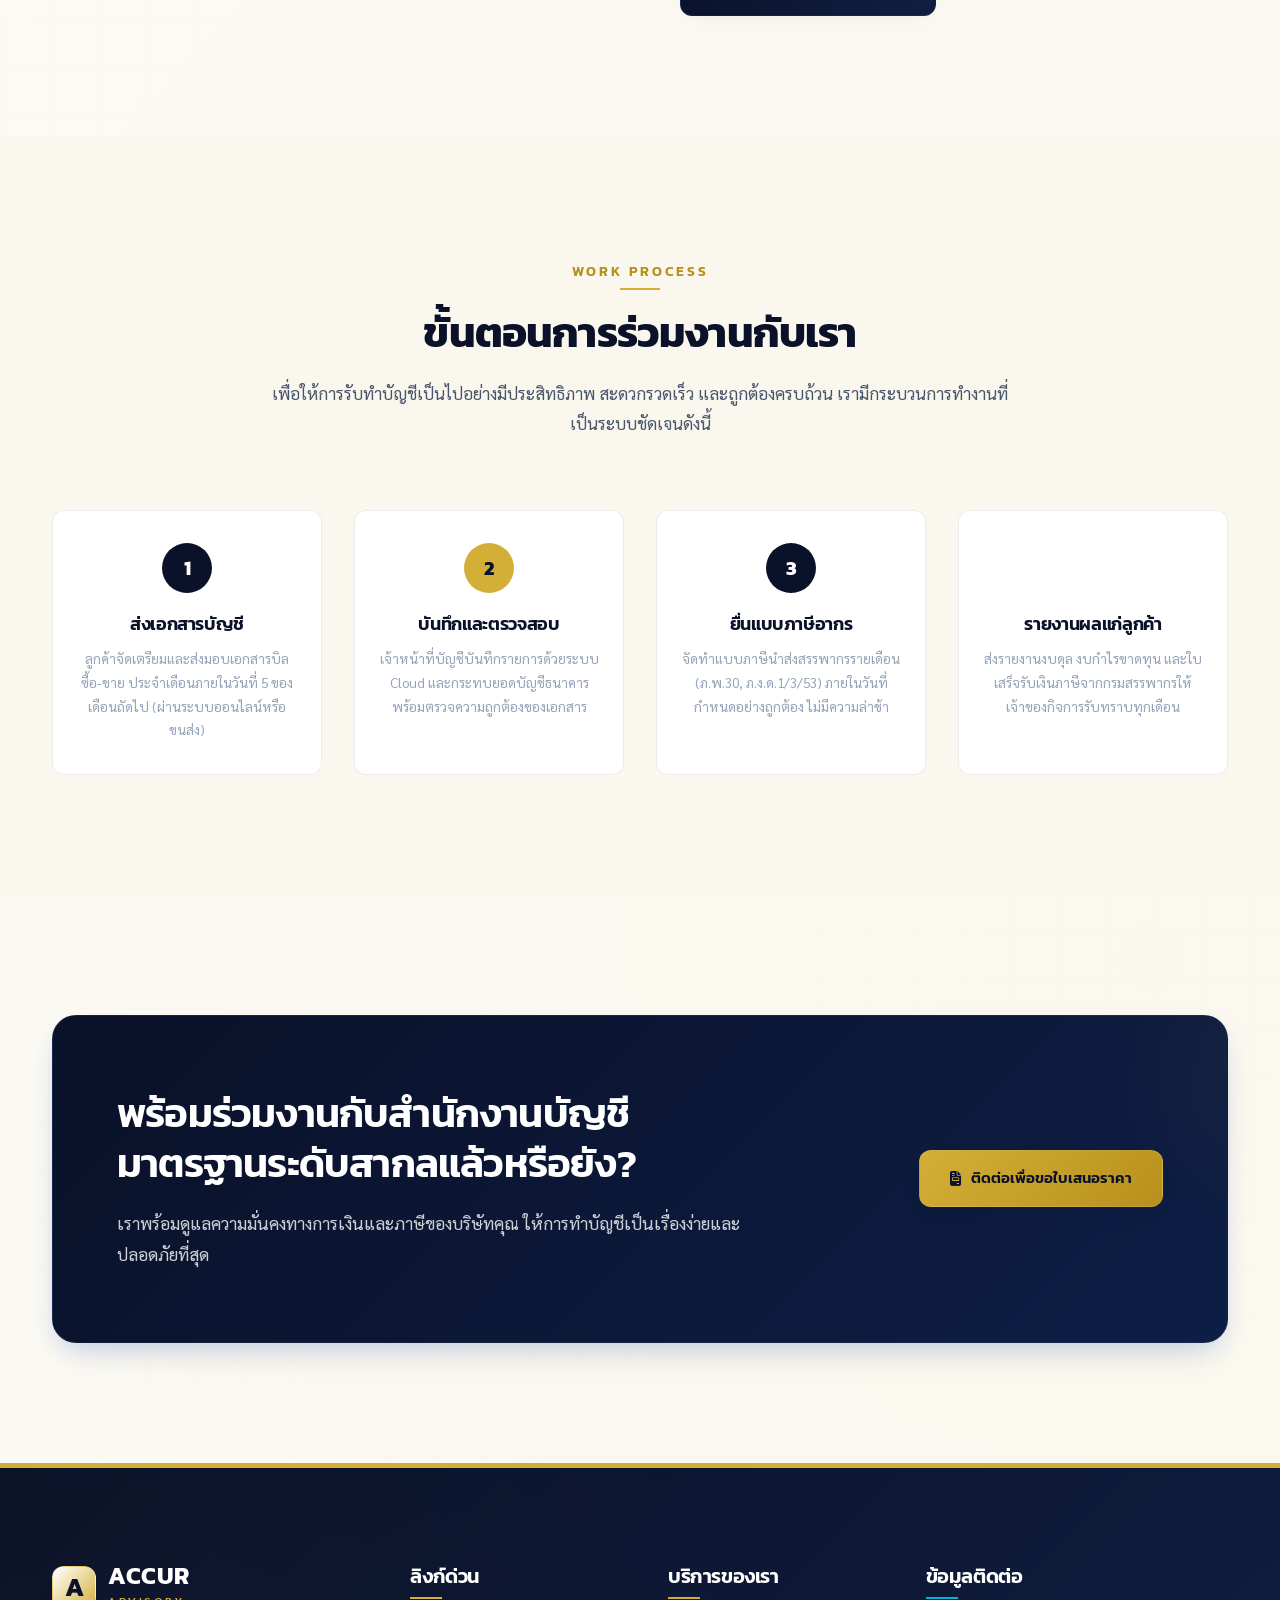
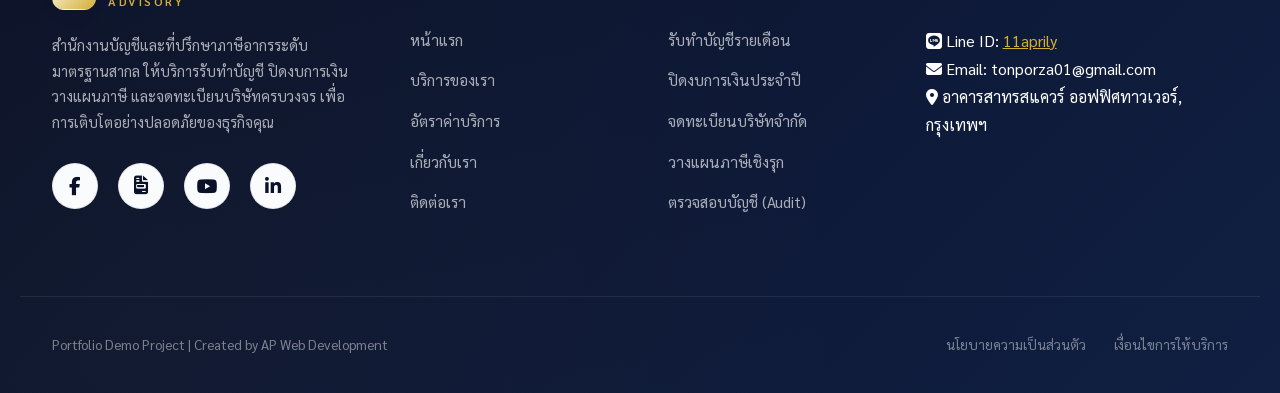
<file: services.html>
<!DOCTYPE html>
<html lang="th">
<head>
  <meta charset="UTF-8">
  <meta name="viewport" content="width=device-width, initial-scale=1.0">
  <title>บริการสำนักงานบัญชี จดทะเบียนบริษัท วางแผนภาษี | Accur Advisory</title>
  
  <!-- SEO Meta Tags -->
  <meta name="description" content="บริการรับทำบัญชี ปิดงบประจำปี วางแผนภาษีเพื่อลดหย่อนอย่างถูกต้องตามกฎหมาย และจดทะเบียนธุรกิจทุกประเภท โดยผู้สอบบัญชีรับอนุญาต (CPA) บริการพรีเมียม โปร่งใส ไร้กังวล">
  <meta name="keywords" content="ทำบัญชีรายเดือน, จดทะเบียนจัดตั้งบริษัท, วางแผนภาษี, ตรวจสอบบัญชี, คาร์ตรับทำบัญชี, สรรพากร">
  <meta name="author" content="AP Web Development">
  <meta name="robots" content="index, follow">
  
  <!-- Canonical Link -->
  <link rel="canonical" href="https://www.accuradvisory.com/services.html">
  
  <!-- Open Graph -->
  <meta property="og:type" content="website">
  <meta property="og:url" content="https://www.accuradvisory.com/services.html">
  <meta property="og:title" content="บริการสำนักงานบัญชี จดทะเบียนบริษัท วางแผนภาษี | Accur Advisory">
  <meta property="og:description" content="ดูรายละเอียดบริการบัญชี ภาษีอากรครบวงจร และจดทะเบียนบริษัท คุ้มครองธุรกิจให้ปลอดภัย ถูกระเบียบสรรพากร 100%">
  <meta property="og:image" content="images/accounting_consulting.png">

  <!-- Favicon -->
  <link rel="shortcut icon" href="favicon.ico" type="image/x-icon">

  <!-- Preconnect for performance -->
  <link rel="preconnect" href="https://fonts.googleapis.com">
  <link rel="preconnect" href="https://fonts.gstatic.com" crossorigin>
  <link rel="preconnect" href="https://cdnjs.cloudflare.com">

  <!-- FontAwesome Icons -->
  <link rel="stylesheet" href="https://cdnjs.cloudflare.com/ajax/libs/font-awesome/6.4.0/css/all.min.css">

  <!-- Main Stylesheet -->
  <link rel="stylesheet" href="css/style.css">
</head>
<body>

  <!-- FLOATING CONTACT BUTTON -->
  <a href="contact.html" class="floating-line" id="floating-line-button" style="background: var(--bg-gradient); color: #ffffff; box-shadow: var(--shadow-premium), var(--shadow-blue-glow);">
    <i class="fas fa-file-invoice"></i>
    <span>ติดต่อเพื่อขอใบเสนอราคา</span>
  </a>

  <!-- HEADER & NAVIGATION -->
  <header>
    <div class="container nav-container">
      <a href="index.html" class="logo">
        <div class="logo-icon">A</div>
        <div class="logo-text">
          <span class="logo-title">ACCUR</span>
          <span class="logo-sub">ADVISORY</span>
        </div>
      </a>
      
      <nav class="nav-menu" id="main-nav-menu">
        <a href="index.html" class="nav-link">หน้าแรก</a>
        <a href="services.html" class="nav-link active">บริการของเรา</a>
        <a href="pricing.html" class="nav-link">อัตราค่าบริการ</a>
        <a href="about.html" class="nav-link">เกี่ยวกับเรา</a>
        <a href="contact.html" class="nav-link">ติดต่อเรา</a>
      </nav>

      <div class="nav-cta">
        <a href="contact.html" class="btn btn-outline" style="padding: 8px 18px; font-size: 0.9rem;">
          <i class="fas fa-file-invoice"></i> ติดต่อเพื่อขอใบเสนอราคา
        </a>
      </div>

      <!-- a11y Accessible Button replacement for mobile menu toggle -->
      <button class="menu-toggle" id="mobile-menu-btn" aria-label="เปิดเมนู" aria-expanded="false" aria-controls="main-nav-menu">
        <span></span>
        <span></span>
        <span></span>
      </button>
    </div>
  </header>

  <!-- SUBPAGE HERO BANNER -->
  <section class="subpage-hero">
    <div class="container subpage-hero-content">
      <h1>บริการของเรา</h1>
      <div class="breadcrumb">
        <a href="index.html">หน้าแรก</a>
        <i class="fas fa-chevron-right"></i>
        <span>บริการของเรา</span>
      </div>
    </div>
  </section>

  <!-- MAIN SERVICES CONTENT -->
  <section class="section-padding">
    <div class="container">
      
      <!-- SERVICE 1: ACCOUNTING -->
      <div id="accounting" class="about-grid" style="margin-bottom: 100px;">
        <div class="about-content fade-in-up">
          <span class="section-subtitle">Core Service</span>
          <h2>บริการรับทำบัญชีและภาษีรายเดือน</h2>
          <p>การบันทึกบัญชีที่ถูกต้องเป็นรากฐานของธุรกิจที่มั่นคง ทีมงานของเราใช้เทคโนโลยีบัญชีออนไลน์ (Cloud Accounting) เพื่อให้การจัดทำบัญชีเป็นเรื่องง่าย สะดวก ปลอดภัย และอัปเดตสม่ำเสมอ พร้อมการส่งมอบรายงานตรงเวลาตามกำหนดของกรมสรรพากร</p>
          
          <h4 style="margin: 20px 0 10px 0; font-family: var(--font-heading); color: var(--primary);">ขอบเขตการให้บริการ:</h4>
          <ul class="pricing-list" style="margin-bottom: 24px;">
            <li><i class="fas fa-check-circle"></i> ตรวจสอบความถูกต้องของเอกสารบัญชี (ใบกำกับภาษี บิลเงินสด ใบเสร็จ)</li>
            <li><i class="fas fa-check-circle"></i> บันทึกรายการค้าในโปรแกรมบัญชีแยกระดับประเภทรายเดือน</li>
            <li><i class="fas fa-check-circle"></i> จัดเตรียมและยื่นภาษีมูลค่าเพิ่ม (ภ.พ.30) และรายงานภาษีซื้อ-ภาษีขาย</li>
            <li><i class="fas fa-check-circle"></i> จัดเตรียมและยื่นภาษีหัก ณ ที่จ่าย (ภ.ง.ด. 1, 3, 53)</li>
            <li><i class="fas fa-check-circle"></i> ยื่นประกันสังคมนายจ้างและพนักงาน</li>
            <li><i class="fas fa-check-circle"></i> จัดทำงบดุล งบกำไรขาดทุน และรายงานลูกหนี้-เจ้าหนี้ทุกเดือน</li>
          </ul>
          
          <a href="contact.html?service=accounting" class="btn btn-primary">ขอใบเสนอราคาทำบัญชี</a>
        </div>
        <div class="why-us-image fade-in-up" style="transition-delay: 0.2s;">
          <img src="images/accounting_hero.png" alt="การทำบัญชีรายเดือน" width="600" height="470" loading="lazy" style="border-radius: var(--radius-lg); box-shadow: var(--shadow-lg);">
        </div>
      </div>

      <!-- SERVICE 2: REGISTRATION -->
      <div id="registration" class="about-grid" style="margin-bottom: 100px; direction: rtl;">
        <!-- direction rtl for swap layout on desktop -->
        <div class="about-content fade-in-up" style="direction: ltr; text-align: left;">
          <span class="section-subtitle">Business Setup</span>
          <h2>บริการจดทะเบียนธุรกิจและนิติกรรม</h2>
          <p>เริ่มต้นสร้างธุรกิจอย่างถูกต้องตามกฎหมายด้วยบริการจดทะเบียนจดตั้งบริษัทและห้างหุ้นส่วนของเรา เราช่วยดูแลทุกขั้นตอนทางกฎหมายให้คุณเสร็จสิ้นอย่างรวดเร็ว ประหยัดเวลา และปราศจากความวุ่นวายเรื่องการเตรียมเอกสาร</p>
          
          <h4 style="margin: 20px 0 10px 0; font-family: var(--font-heading); color: var(--primary);">บริการจดทะเบียนครอบคลุม:</h4>
          <ul class="pricing-list" style="margin-bottom: 24px;">
            <li><i class="fas fa-check-circle"></i> จดทะเบียนจัดตั้งบริษัทจำกัด และห้างหุ้นส่วนจำกัด (หจก.)</li>
            <li><i class="fas fa-check-circle"></i> จดทะเบียนเข้าระบบภาษีมูลค่าเพิ่ม (VAT) และขอหมายเลขประจำตัวผู้เสียภาษี</li>
            <li><i class="fas fa-check-circle"></i> จดทะเบียนแก้ไขเพิ่มเติม เช่น ย้ายที่ตั้งสำนักงาน, เพิ่ม/ลดทุน, เปลี่ยนกรรมการ</li>
            <li><i class="fas fa-check-circle"></i> บริการขอใบอนุญาตประกอบธุรกิจเฉพาะทาง</li>
            <li><i class="fas fa-check-circle"></i> บริการจดลิขสิทธิ์ เครื่องหมายการค้า และสิทธิบัตร</li>
          </ul>
          
          <a href="contact.html?service=registration" class="btn btn-primary" style="direction: ltr;">ปรึกษาการจดตั้งบริษัท</a>
        </div>
        <div class="why-us-image fade-in-up" style="transition-delay: 0.2s;">
          <img src="images/accounting_consulting.png" alt="บริการจดทะเบียนบริษัท" width="500" height="380" loading="lazy" style="border-radius: var(--radius-lg); box-shadow: var(--shadow-lg);">
        </div>
      </div>

      <!-- SERVICE 3: CONSULTING & TAX PLANNING -->
      <div id="consulting" class="about-grid" style="margin-bottom: 100px;">
        <div class="about-content fade-in-up">
          <span class="section-subtitle">Tax Optimization</span>
          <h2>บริการวางแผนภาษีและที่ปรึกษาเชิงกลยุทธ์</h2>
          <p>การเสียภาษีเป็นหน้าที่ของทุกธุรกิจ แต่การเสียภาษีอย่างคุ้มค่าและถูกต้องตามกฎหมายคือความฉลาดทางธุรกิจ ทีมผู้เชี่ยวชาญด้านภาษีของเราช่วยวิเคราะห์โครงสร้างรายได้-รายจ่าย และแนะนำสิทธิประโยชน์ทางภาษีที่เหมาะสมที่สุดแก่บริษัทคุณ</p>
          
          <h4 style="margin: 20px 0 10px 0; font-family: var(--font-heading); color: var(--primary);">ประโยชน์ที่คุณจะได้รับ:</h4>
          <ul class="pricing-list" style="margin-bottom: 24px;">
            <li><i class="fas fa-check-circle"></i> ลดภาระภาษีด้วยการใช้สิทธิประโยชน์และค่าใช้จ่ายหักลดหย่อนที่ถูกต้อง</li>
            <li><i class="fas fa-check-circle"></i> ป้องกันความเสี่ยงจากการถูกสรรพากรตรวจสอบและปรับย้อนหลัง</li>
            <li><i class="fas fa-check-circle"></i> แนะนำการเลือกประเภทค่าใช้จ่ายและสิทธิประโยชน์ส่งเสริมการลงทุน (BOI)</li>
            <li><i class="fas fa-check-circle"></i> ช่วยเป็นตัวแทนชี้แจงและตอบคำถามสรรพากรเมื่อเกิดข้อสงสัย</li>
          </ul>
          
          <a href="contact.html?service=consulting" class="btn btn-primary">ติดต่อเพื่อขอใบเสนอราคา</a>
        </div>
        <div class="why-us-image fade-in-up" style="transition-delay: 0.2s;">
          <!-- Using inline SVG vector style mockup illustration for variety -->
          <div style="background: linear-gradient(135deg, var(--primary) 0%, var(--secondary) 100%); width: 100%; min-height: 350px; border-radius: var(--radius-lg); display: flex; align-items: center; justify-content: center; color: #ffffff; flex-direction: column; padding: 40px; text-align: center; box-shadow: var(--shadow-lg);">
            <i class="fas fa-shield-halved" style="font-size: 5rem; color: var(--secondary); margin-bottom: 20px;"></i>
            <h3 style="color: #ffffff; margin-bottom: 10px;">Tax Compliance & Safety</h3>
            <p style="color: rgba(255,255,255,0.8); font-size: 0.9rem;">"เราปกป้องธุรกิจของคุณด้วยกฎหมายที่ถูกต้อง ปราศจากความกังวลสรรพากรย้อนหลัง 100%"</p>
          </div>
        </div>
      </div>

      <!-- SERVICE 4: AUDIT -->
      <div id="audit" class="about-grid" style="direction: rtl;">
        <div class="about-content fade-in-up" style="direction: ltr; text-align: left;">
          <span class="section-subtitle">Audit & Assurance</span>
          <h2>บริการตรวจสอบบัญชี (Audit) โดยผู้สอบบัญชี CPA</h2>
          <p>พระราชบัญญัติการบัญชีกำหนดให้บริษัทจำกัดและห้างหุ้นส่วนต้องผ่านการตรวจสอบและแสดงความเห็นต่องบการเงินจากผู้สอบบัญชีรับอนุญาต (CPA) เราให้บริการตรวจสอบบัญชีตามมาตรฐานการสอบบัญชีที่รับรองทั่วไป เพื่อให้งบการเงินมีความโปร่งใสและน่าเชื่อถือต่อสถาบันการเงินและผู้ถือหุ้น</p>
          
          <h4 style="margin: 20px 0 10px 0; font-family: var(--font-heading); color: var(--primary);">ขั้นตอนการให้บริการ:</h4>
          <ul class="pricing-list" style="margin-bottom: 24px;">
            <li><i class="fas fa-check-circle"></i> วางแผนและเข้าตรวจสอบสมุดบัญชี เอกสารประกอบการลงบัญชี</li>
            <li><i class="fas fa-check-circle"></i> ตรวจสอบความมีอยู่จริงและมูลค่าของทรัพย์สิน หนี้สิน และส่วนของผู้ถือหุ้น</li>
            <li><i class="fas fa-check-circle"></i> ออกรายงานผลการตรวจสอบและแสดงความเห็นของผู้สอบบัญชีรับอนุญาต (CPA)</li>
            <li><i class="fas fa-check-circle"></i> ประสานงานส่งงบการเงินผ่านระบบ e-Filing ของกรมพัฒนาธุรกิจการค้าและสรรพากร</li>
          </ul>
          
          <a href="contact.html?service=audit" class="btn btn-primary" style="direction: ltr;">ขอใบเสนอราคาตรวจสอบบัญชี</a>
        </div>
        <div class="why-us-image fade-in-up" style="transition-delay: 0.2s;">
          <div style="background: linear-gradient(135deg, var(--bg-dark) 0%, #1e3a8a 100%); width: 100%; min-height: 350px; border-radius: var(--radius-lg); display: flex; align-items: center; justify-content: center; color: #ffffff; flex-direction: column; padding: 40px; text-align: center; box-shadow: var(--shadow-lg);">
            <i class="fas fa-clipboard-check" style="font-size: 5rem; color: var(--secondary); margin-bottom: 20px;"></i>
            <h3 style="color: #ffffff; margin-bottom: 10px;">CPA Certified Auditor</h3>
            <p style="color: rgba(255,255,255,0.8); font-size: 0.9rem;">ตรวจสอบงบการเงินอย่างตรงไปตรงมา รวดเร็ว และเพิ่มความน่าเชื่อถือทางบัญชีกับผู้ถือหุ้นและธนาคาร</p>
          </div>
        </div>
      </div>

    </div>
  </section>

  <!-- PROCESS / WORKFLOW SECTION -->
  <section class="section-padding bg-light">
    <div class="container">
      <div class="section-header text-center fade-in-up">
        <span class="section-subtitle">WORK PROCESS</span>
        <h2 class="section-title">ขั้นตอนการร่วมงานกับเรา</h2>
        <p class="section-desc">เพื่อให้การรับทำบัญชีเป็นไปอย่างมีประสิทธิภาพ สะดวกรวดเร็ว และถูกต้องครบถ้วน เรามีกระบวนการทำงานที่เป็นระบบชัดเจนดังนี้</p>
      </div>

      <div class="grid text-center" style="grid-template-columns: repeat(auto-fit, minmax(220px, 1fr)); gap: 32px; margin-top: 50px;">
        <!-- Step 1 -->
        <div class="fade-in-up" style="background: #ffffff; padding: 32px 24px; border-radius: var(--radius-md); border: 1px solid var(--border-color); position: relative;">
          <div style="width: 50px; height: 50px; background-color: var(--primary); color: #ffffff; border-radius: var(--radius-full); display: flex; align-items: center; justify-content: center; font-size: 1.25rem; font-weight: 700; margin: 0 auto 20px auto; font-family: var(--font-heading);">1</div>
          <h3 style="font-size: 1.1rem; font-weight: 600; margin-bottom: 12px;">ส่งเอกสารบัญชี</h3>
          <p style="font-size: 0.85rem; color: var(--text-muted);">ลูกค้าจัดเตรียมและส่งมอบเอกสารบิลซื้อ-ขาย ประจำเดือนภายในวันที่ 5 ของเดือนถัดไป (ผ่านระบบออนไลน์หรือขนส่ง)</p>
        </div>

        <!-- Step 2 -->
        <div class="fade-in-up" style="background: #ffffff; padding: 32px 24px; border-radius: var(--radius-md); border: 1px solid var(--border-color); position: relative; transition-delay: 0.1s;">
          <div style="width: 50px; height: 50px; background-color: var(--secondary); color: var(--primary); border-radius: var(--radius-full); display: flex; align-items: center; justify-content: center; font-size: 1.25rem; font-weight: 700; margin: 0 auto 20px auto; font-family: var(--font-heading);">2</div>
          <h3 style="font-size: 1.1rem; font-weight: 600; margin-bottom: 12px;">บันทึกและตรวจสอบ</h3>
          <p style="font-size: 0.85rem; color: var(--text-muted);">เจ้าหน้าที่บัญชีบันทึกรายการด้วยระบบ Cloud และกระทบยอดบัญชีธนาคาร พร้อมตรวจความถูกต้องของเอกสาร</p>
        </div>

        <!-- Step 3 -->
        <div class="fade-in-up" style="background: #ffffff; padding: 32px 24px; border-radius: var(--radius-md); border: 1px solid var(--border-color); position: relative; transition-delay: 0.2s;">
          <div style="width: 50px; height: 50px; background-color: var(--primary); color: #ffffff; border-radius: var(--radius-full); display: flex; align-items: center; justify-content: center; font-size: 1.25rem; font-weight: 700; margin: 0 auto 20px auto; font-family: var(--font-heading);">3</div>
          <h3 style="font-size: 1.1rem; font-weight: 600; margin-bottom: 12px;">ยื่นแบบภาษีอากร</h3>
          <p style="font-size: 0.85rem; color: var(--text-muted);">จัดทำแบบภาษีนำส่งสรรพากรรายเดือน (ภ.พ.30, ภ.ง.ด.1/3/53) ภายในวันที่กำหนดอย่างถูกต้อง ไม่มีความล่าช้า</p>
        </div>

        <!-- Step 4 -->
        <div class="fade-in-up" style="background: #ffffff; padding: 32px 24px; border-radius: var(--radius-md); border: 1px solid var(--border-color); position: relative; transition-delay: 0.3s;">
          <div style="width: 50px; height: 50px; background-color: var(--accent); color: #ffffff; border-radius: var(--radius-full); display: flex; align-items: center; justify-content: center; font-size: 1.25rem; font-weight: 700; margin: 0 auto 20px auto; font-family: var(--font-heading);">4</div>
          <h3 style="font-size: 1.1rem; font-weight: 600; margin-bottom: 12px;">รายงานผลแก่ลูกค้า</h3>
          <p style="font-size: 0.85rem; color: var(--text-muted);">ส่งรายงานงบดุล งบกำไรขาดทุน และใบเสร็จรับเงินภาษีจากกรมสรรพากรให้เจ้าของกิจการรับทราบทุกเดือน</p>
        </div>
      </div>
    </div>
  </section>

  <!-- CTA CONSULTING BAR -->
  <section class="section-padding">
    <div class="container">
      <div class="cta-box fade-in-up">
        <div class="cta-content">
          <h2>พร้อมร่วมงานกับสำนักงานบัญชีมาตรฐานระดับสากลแล้วหรือยัง?</h2>
          <p>เราพร้อมดูแลความมั่นคงทางการเงินและภาษีของบริษัทคุณ ให้การทำบัญชีเป็นเรื่องง่ายและปลอดภัยที่สุด</p>
        </div>
        <div class="cta-actions">
          <a href="contact.html" class="btn btn-secondary">
            <i class="fas fa-file-invoice"></i> ติดต่อเพื่อขอใบเสนอราคา
          </a>
        </div>
      </div>
    </div>
  </section>

  <!-- FOOTER -->
  <footer>
    <div class="container footer-grid">
      <div class="footer-col footer-about">
        <a href="index.html" class="logo" style="margin-bottom: 20px;">
          <div class="logo-icon" style="background: linear-gradient(135deg, #ffffff 0%, var(--secondary) 100%); color: var(--primary);">A</div>
          <div class="logo-text">
            <span class="logo-title" style="color: #ffffff;">ACCUR</span>
            <span class="logo-sub" style="color: var(--secondary);">ADVISORY</span>
          </div>
        </a>
        <p>สำนักงานบัญชีและที่ปรึกษาภาษีอากรระดับมาตรฐานสากล ให้บริการรับทำบัญชี ปิดงบการเงิน วางแผนภาษี และจดทะเบียนบริษัทครบวงจร เพื่อการเติบโตอย่างปลอดภัยของธุรกิจคุณ</p>
        <div class="social-links">
          <a href="https://www.facebook.com/" target="_blank" rel="noopener noreferrer" class="social-link" aria-label="Facebook"><i class="fab fa-facebook-f"></i></a>
          <a href="contact.html" class="social-link" aria-label="ติดต่อเพื่อขอใบเสนอราคา"><i class="fas fa-file-invoice"></i></a>
          <a href="https://www.youtube.com/" target="_blank" rel="noopener noreferrer" class="social-link" aria-label="YouTube"><i class="fab fa-youtube"></i></a>
          <a href="https://www.linkedin.com/" target="_blank" rel="noopener noreferrer" class="social-link" aria-label="LinkedIn"><i class="fab fa-linkedin-in"></i></a>
        </div>
      </div>

      <div class="footer-col">
        <h3>ลิงก์ด่วน</h3>
        <div class="footer-links">
          <a href="index.html">หน้าแรก</a>
          <a href="services.html">บริการของเรา</a>
          <a href="pricing.html">อัตราค่าบริการ</a>
          <a href="about.html">เกี่ยวกับเรา</a>
          <a href="contact.html">ติดต่อเรา</a>
        </div>
      </div>

      <div class="footer-col">
        <h3>บริการของเรา</h3>
        <div class="footer-links">
          <a href="services.html#accounting">รับทำบัญชีรายเดือน</a>
          <a href="services.html#accounting">ปิดงบการเงินประจำปี</a>
          <a href="services.html#registration">จดทะเบียนบริษัทจำกัด</a>
          <a href="services.html#consulting">วางแผนภาษีเชิงรุก</a>
          <a href="services.html#audit">ตรวจสอบบัญชี (Audit)</a>
        </div>
      </div>

      <div class="footer-col footer-newsletter">
        <h3>ข้อมูลติดต่อ</h3>
        <div class="footer-contact-info" style="margin-top: 15px;">
          <div class="footer-contact-item">
            <i class="fab fa-line"></i>
            <span>Line ID: <a href="https://line.me/ti/p/~11aprily" target="_blank" rel="noopener noreferrer" style="color: var(--secondary); text-decoration: underline;">11aprily</a></span>
          </div>
          <div class="footer-contact-item">
            <i class="fas fa-envelope"></i>
            <span>Email: tonporza01@gmail.com</span>
          </div>
          <div class="footer-contact-item">
            <i class="fas fa-map-marker-alt"></i>
            <span>อาคารสาทรสแควร์ ออฟฟิศทาวเวอร์, กรุงเทพฯ</span>
          </div>
        </div>
      </div>
    </div>

    <div class="container footer-bottom">
      <div class="copyright">
        Portfolio Demo Project | Created by AP Web Development
      </div>
      <div class="footer-bottom-links">
        <a href="#">นโยบายความเป็นส่วนตัว</a>
        <a href="#">เงื่อนไขการให้บริการ</a>
      </div>
    </div>
  </footer>

  <!-- Main JS -->
  <script src="js/main.js"></script>
</body>
</html>
</file>
<file: css/style.css>
@import url('https://fonts.googleapis.com/css2?family=Kanit:wght@300;400;500;600;700&family=Sarabun:wght@300;400;500;600;700&display=swap');

/* --- PREMIUM DESIGN SYSTEM & TOKENS --- */
:root {
  --font-heading: 'Kanit', sans-serif;
  --font-body: 'Sarabun', sans-serif;
  
  /* Color Palette - Elegant, Clean, Sophisticated */
  --primary: #0a1128;        /* Ultra Deep Midnight Blue */
  --primary-light: #16224f;  /* Slate Navy */
  --primary-accent: #3a86ff; /* Electric Accent Blue */
  --secondary: #d4af37;      /* True Metallic Gold */
  --secondary-dark: #b8901c; /* Antique Gold */
  --secondary-light: #faf6eb;/* Luxurious Champagne Cream Tint */
  --accent-green: #00b4d8;   /* Clean Teal Accent */
  --accent-success: #10b981; /* Success Emerald */
  --line-color: #06c755;     /* Line OA Green */
  
  /* Neutral Palette */
  --text-primary: #0f172a;   /* Near Black */
  --text-body: #475569;      /* Slate Grey */
  --text-muted: #94a3b8;     /* Light Muted Slate */
  
  /* Background Colors - Luxurious Warm Champagne Gold and White */
  --bg-main: #fcfaf5;        /* Ultra soft warm champagne-gold base */
  --bg-card: #ffffff;        /* Pure white cards that stand out on cream background */
  --bg-gradient: linear-gradient(135deg, #0a1128 0%, #101f42 100%);
  --bg-cream: #f5eedc;       /* Slightly richer warm gold-cream for alternating sections */
  
  /* Borders & Shadows - Soft, Premium, Floating */
  --border-color: rgba(15, 23, 42, 0.08);
  --border-hover: rgba(212, 175, 55, 0.3);
  --radius-sm: 6px;
  --radius-md: 12px;
  --radius-lg: 24px;
  --radius-full: 9999px;
  
  /* Advanced Shadows */
  --shadow-flat: 0 2px 4px rgba(0,0,0,0.02);
  --shadow-soft: 0 10px 30px -10px rgba(10, 17, 40, 0.06);
  --shadow-premium: 0 20px 40px -15px rgba(10, 17, 40, 0.12);
  --shadow-gold-glow: 0 10px 25px -5px rgba(212, 175, 55, 0.25);
  --shadow-blue-glow: 0 10px 25px -5px rgba(58, 134, 255, 0.2);
  
  /* Transitions */
  --transition-fast: all 0.2s cubic-bezier(0.25, 0.46, 0.45, 0.94);
  --transition-normal: all 0.4s cubic-bezier(0.16, 1, 0.3, 1);
  --transition-slow: all 0.8s cubic-bezier(0.16, 1, 0.3, 1);
}

/* --- BASE STYLES & LUXURY PATTERNED BG --- */
*, *::before, *::after {
  box-sizing: border-box;
  margin: 0;
  padding: 0;
}

html {
  scroll-behavior: smooth;
  font-size: 16px;
}

body {
  font-family: var(--font-body);
  color: var(--text-primary);
  /* Luxury Faint White-Gold Grid and Radial Ambient Glow Pattern */
  background-color: var(--bg-main);
  background-image: 
    radial-gradient(circle at 10% 20%, rgba(212, 175, 55, 0.03) 0%, transparent 40%),
    radial-gradient(circle at 90% 80%, rgba(212, 175, 55, 0.03) 0%, transparent 40%),
    linear-gradient(rgba(212, 175, 55, 0.02) 1px, transparent 1px),
    linear-gradient(90deg, rgba(212, 175, 55, 0.02) 1px, transparent 1px);
  background-size: 100% 100%, 100% 100%, 48px 48px, 48px 48px;
  line-height: 1.75;
  -webkit-font-smoothing: antialiased;
  overflow-x: hidden;
}

h1, h2, h3, h4, h5, h6 {
  font-family: var(--font-heading);
  font-weight: 600;
  line-height: 1.25;
  color: var(--primary);
  letter-spacing: -0.02em;
}

a {
  text-decoration: none;
  color: inherit;
  transition: var(--transition-fast);
}

img {
  max-width: 100%;
  height: auto;
  display: block;
}

/* Custom Scrollbar */
::-webkit-scrollbar {
  width: 8px;
}
::-webkit-scrollbar-track {
  background: var(--bg-main);
}
::-webkit-scrollbar-thumb {
  background: var(--text-muted);
  border-radius: var(--radius-full);
}
::-webkit-scrollbar-thumb:hover {
  background: var(--primary-light);
}

/* Accessibility Focus Rings */
a:focus-visible,
button:focus-visible,
input:focus-visible,
select:focus-visible,
textarea:focus-visible {
  outline: 2px solid var(--secondary);
  outline-offset: 4px;
}

/* --- UTILITY STYLES --- */
.container {
  width: 100%;
  max-width: 1240px;
  margin: 0 auto;
  padding: 0 32px;
}

.section-padding {
  padding: 120px 0;
}

@media (max-width: 768px) {
  .section-padding {
    padding: 80px 0;
  }
  .container {
    padding: 0 20px;
  }
}

.text-center { text-align: center; }
.text-gold { color: var(--secondary); }
.text-primary { color: var(--primary); }
.text-muted { color: var(--text-body); opacity: 0.8; }
.text-white { color: #ffffff; }

.bg-light { 
  background-color: #faf7ef; /* Champagne light background */
  background-image: 
    linear-gradient(rgba(212, 175, 55, 0.015) 1px, transparent 1px),
    linear-gradient(90deg, rgba(212, 175, 55, 0.015) 1px, transparent 1px);
  background-size: 36px 36px;
} 
.bg-cream { background-color: var(--bg-cream); }
.bg-dark { background-color: var(--primary); color: #ffffff; }

/* Grid / Flex */
.grid { display: grid; }
.flex { display: flex; }
.align-center { align-items: center; }
.justify-between { justify-content: space-between; }
.gap-2 { gap: 16px; }
.gap-3 { gap: 24px; }
.gap-4 { gap: 32px; }

/* --- PREMIUM DARK NAVBAR (น้อยแต่มาก) --- */
header {
  position: fixed;
  top: 0;
  left: 0;
  width: 100%;
  height: 90px;
  background-color: rgba(10, 17, 40, 0.95); /* Deep midnight blue translucency */
  backdrop-filter: blur(20px);
  -webkit-backdrop-filter: blur(20px);
  border-bottom: 1px solid rgba(212, 175, 55, 0.2); /* Subtle gold border */
  z-index: 1000;
  transition: var(--transition-normal);
  display: flex;
  align-items: center;
}

header.scrolled {
  height: 75px;
  background-color: rgba(10, 17, 40, 0.98);
  box-shadow: 0 10px 30px rgba(0, 0, 0, 0.2);
}

.nav-container {
  display: flex;
  justify-content: space-between;
  align-items: center;
  width: 100%;
}

.logo {
  display: flex;
  align-items: center;
  gap: 12px;
}

.logo-icon {
  width: 44px;
  height: 44px;
  background: var(--bg-gradient);
  border-radius: var(--radius-md);
  display: flex;
  align-items: center;
  justify-content: center;
  color: var(--secondary);
  font-family: var(--font-heading);
  font-size: 1.6rem;
  font-weight: 700;
  box-shadow: var(--shadow-soft);
  border: 1px solid rgba(255, 255, 255, 0.1);
  position: relative;
  overflow: hidden;
}

.logo-icon::before {
  content: '';
  position: absolute;
  top: 0;
  left: -50%;
  width: 100%;
  height: 100%;
  background: linear-gradient(to right, transparent, rgba(255,255,255,0.1), transparent);
  transform: skewX(-25deg);
  animation: shine 4s infinite;
}

@keyframes shine {
  0% { left: -100%; }
  50%, 100% { left: 100%; }
}

.logo-text {
  display: flex;
  flex-direction: column;
}

.logo-title {
  font-family: var(--font-heading);
  font-size: 1.5rem;
  font-weight: 700;
  color: #ffffff; /* White title on dark nav */
  line-height: 1;
  letter-spacing: 0.5px;
}

.logo-sub {
  font-size: 0.75rem;
  color: var(--secondary); /* Vibrant gold subtitle */
  font-weight: 600;
  letter-spacing: 2.5px;
  text-transform: uppercase;
  margin-top: 3px;
}

.nav-menu {
  display: flex;
  align-items: center;
  gap: 40px;
}

.nav-link {
  font-family: var(--font-heading);
  font-weight: 500;
  font-size: 0.95rem;
  color: rgba(255, 255, 255, 0.8); /* Light color on dark nav */
  position: relative;
  padding: 10px 0;
}

.nav-link::after {
  content: '';
  position: absolute;
  bottom: 0;
  left: 50%;
  width: 0;
  height: 2px;
  background: linear-gradient(90deg, var(--secondary) 0%, var(--secondary-dark) 100%);
  transition: var(--transition-normal);
  transform: translateX(-50%);
}

.nav-link:hover::after,
.nav-link.active::after {
  width: 100%;
}

.nav-link:hover,
.nav-link.active {
  color: var(--secondary); /* Highlight to gold */
}

.nav-cta {
  display: flex;
  align-items: center;
  gap: 16px;
}

/* Premium Buttons */
.btn {
  display: inline-flex;
  align-items: center;
  justify-content: center;
  gap: 10px;
  padding: 14px 30px;
  font-family: var(--font-heading);
  font-weight: 600;
  font-size: 0.95rem;
  border-radius: var(--radius-md);
  transition: var(--transition-normal);
  position: relative;
  overflow: hidden;
  z-index: 1;
}

.btn-primary {
  background: var(--bg-gradient);
  color: #ffffff;
  box-shadow: var(--shadow-soft);
  border: 1px solid rgba(255, 255, 255, 0.05);
}

.btn-primary::before {
  content: '';
  position: absolute;
  top: 0;
  left: 0;
  width: 100%;
  height: 100%;
  background: linear-gradient(135deg, var(--primary-accent) 0%, var(--primary) 100%);
  opacity: 0;
  z-index: -1;
  transition: var(--transition-normal);
}

.btn-primary:hover {
  transform: translateY(-3px);
  box-shadow: var(--shadow-premium), var(--shadow-blue-glow);
  color: #ffffff;
}

.btn-primary:hover::before {
  opacity: 1;
}

.btn-secondary {
  background: linear-gradient(135deg, var(--secondary) 0%, var(--secondary-dark) 100%);
  color: var(--primary);
  box-shadow: var(--shadow-soft);
  border: 1px solid rgba(255,255,255,0.1);
}

.btn-secondary:hover {
  transform: translateY(-3px);
  box-shadow: var(--shadow-premium), var(--shadow-gold-glow);
}

.btn-outline {
  background: transparent;
  color: var(--secondary); /* Gold outline for contrast */
  border: 2px solid var(--secondary);
}

.btn-outline:hover {
  background: var(--secondary);
  color: var(--primary);
  transform: translateY(-3px);
  box-shadow: var(--shadow-gold-glow);
}

.btn-line {
  background-color: var(--line-color);
  color: #ffffff;
  border: 1px solid rgba(0,0,0,0.05);
}

.btn-line:hover {
  background-color: #05b04b;
  transform: translateY(-3px);
  box-shadow: 0 10px 20px rgba(6, 199, 85, 0.2);
}

/* Mobile Toggle */
.menu-toggle {
  display: none;
  flex-direction: column;
  justify-content: space-between;
  width: 28px;
  height: 18px;
  cursor: pointer;
  z-index: 1001;
  background: transparent;
  border: none;
  padding: 0;
  outline: none;
}

.menu-toggle span {
  display: block;
  height: 2px;
  width: 100%;
  background-color: #ffffff; /* White bars on dark nav */
  border-radius: 2px;
  transition: var(--transition-normal);
}

@media (max-width: 1024px) {
  header {
    height: 80px;
  }
  .nav-cta {
    display: none;
  }
  .menu-toggle {
    display: flex;
  }
  .nav-menu {
    position: fixed;
    top: 0;
    right: -100%;
    width: 320px;
    height: 100vh;
    background-color: var(--primary); /* Keep dark menu */
    box-shadow: var(--shadow-premium);
    flex-direction: column;
    justify-content: flex-start;
    padding: 100px 40px;
    gap: 28px;
    transition: var(--transition-slow);
    z-index: 999;
    border-left: 1px solid rgba(212, 175, 55, 0.15);
  }
  .nav-menu.active {
    right: 0;
  }
  .nav-menu .nav-link {
    width: 100%;
    font-size: 1.15rem;
    border-bottom: 1px solid rgba(255, 255, 255, 0.08);
    padding-bottom: 16px;
    color: rgba(255, 255, 255, 0.8);
  }
  .nav-menu .nav-link::after {
    display: none;
  }
  .menu-toggle.active span:nth-child(1) {
    transform: translateY(8px) rotate(45deg);
  }
  .menu-toggle.active span:nth-child(2) {
    opacity: 0;
  }
  .menu-toggle.active span:nth-child(3) {
    transform: translateY(-8px) rotate(-45deg);
  }
}

/* --- MODERN HERO SECTION --- */
.hero {
  position: relative;
  min-height: 100vh;
  display: flex;
  align-items: center;
  padding-top: 100px;
  background: radial-gradient(circle at 80% 20%, #faf6ec 0%, var(--bg-main) 100%);
  overflow: hidden;
}

.hero::before {
  content: '';
  position: absolute;
  top: -10%;
  right: -5%;
  width: 60%;
  height: 80%;
  background: radial-gradient(circle, rgba(212, 175, 55, 0.08) 0%, rgba(58, 134, 255, 0.04) 70%, transparent 100%);
  filter: blur(60px);
  z-index: 0;
}

.hero-grid {
  display: grid;
  grid-template-columns: 1.15fr 0.85fr;
  gap: 64px;
  align-items: center;
  position: relative;
  z-index: 1;
}

.hero-tag {
  display: inline-flex;
  align-items: center;
  gap: 10px;
  background-color: var(--secondary-light);
  color: var(--secondary-dark);
  padding: 8px 20px;
  border-radius: var(--radius-full);
  font-family: var(--font-heading);
  font-weight: 600;
  font-size: 0.85rem;
  margin-bottom: 28px;
  border: 1px solid rgba(212, 175, 55, 0.25);
  box-shadow: 0 4px 15px rgba(212, 175, 55, 0.05);
}

.hero-tag i {
  font-size: 0.95rem;
}

.hero-title {
  font-size: 4rem;
  line-height: 1.2;
  font-weight: 700;
  margin-bottom: 28px;
  letter-spacing: -0.03em;
}

.hero-title span {
  display: inline-block;
  background: linear-gradient(135deg, var(--primary) 30%, var(--secondary-dark) 100%);
  -webkit-background-clip: text;
  -webkit-text-fill-color: transparent;
}

.hero-desc {
  font-size: 1.15rem;
  color: var(--text-body);
  margin-bottom: 48px;
  max-width: 600px;
  line-height: 1.8;
}

.hero-btns {
  display: flex;
  flex-wrap: wrap;
  gap: 20px;
  margin-bottom: 56px;
}

.hero-stats {
  display: flex;
  gap: 48px;
  border-top: 1px solid rgba(15, 23, 42, 0.08);
  padding-top: 36px;
}

.stat-item {
  display: flex;
  flex-direction: column;
}

.stat-number {
  font-family: var(--font-heading);
  font-size: 2.2rem;
  font-weight: 700;
  color: var(--primary);
  line-height: 1;
}

.stat-number span {
  color: var(--secondary-dark);
}

.stat-label {
  font-size: 0.85rem;
  color: var(--text-body);
  margin-top: 8px;
  font-weight: 500;
}

.hero-image-container {
  position: relative;
  display: flex;
  justify-content: center;
  align-items: center;
}

.hero-image-decor {
  position: absolute;
  width: 115%;
  height: 115%;
  border: 1px dashed rgba(212, 175, 55, 0.3);
  border-radius: 40% 60% 70% 30% / 50% 60% 30% 50%;
  animation: rotateDecor 35s linear infinite;
  z-index: 1;
}

.hero-image-wrapper {
  position: relative;
  z-index: 2;
  border-radius: var(--radius-lg);
  overflow: hidden;
  box-shadow: var(--shadow-premium);
  border: 6px solid #ffffff;
  transition: var(--transition-normal);
}

.hero-image-wrapper:hover {
  transform: scale(1.02);
}

.hero-badge-card {
  position: absolute;
  bottom: 40px;
  left: -30px;
  background-color: rgba(255, 255, 255, 0.95);
  backdrop-filter: blur(10px);
  -webkit-backdrop-filter: blur(10px);
  padding: 18px 28px;
  border-radius: var(--radius-md);
  box-shadow: var(--shadow-premium);
  display: flex;
  align-items: center;
  gap: 16px;
  z-index: 3;
  border: 1px solid rgba(255, 255, 255, 0.5);
  border-left: 5px solid var(--secondary);
  animation: floatCard 4s ease-in-out infinite;
}

.hero-badge-icon {
  width: 44px;
  height: 44px;
  background-color: var(--secondary-light);
  color: var(--secondary-dark);
  border-radius: var(--radius-full);
  display: flex;
  align-items: center;
  justify-content: center;
  font-size: 1.35rem;
}

.hero-badge-text h4 {
  font-family: var(--font-heading);
  font-size: 1rem;
  color: var(--primary);
}

.hero-badge-text p {
  font-size: 0.8rem;
  color: var(--text-body);
}

@keyframes rotateDecor {
  0% { transform: rotate(0deg); }
  100% { transform: rotate(360deg); }
}

@keyframes floatCard {
  0%, 100% { transform: translateY(0); }
  50% { transform: translateY(-12px); }
}

@media (max-width: 1024px) {
  .hero {
    min-height: auto;
    padding-top: 120px;
    padding-bottom: 80px;
  }
  .hero-grid {
    grid-template-columns: 1fr;
    gap: 64px;
  }
  .hero-title {
    font-size: 3.2rem;
  }
  .hero-image-container {
    max-width: 480px;
    margin: 0 auto;
  }
}

@media (max-width: 480px) {
  .hero-title {
    font-size: 2.6rem;
  }
  .hero-stats {
    gap: 28px;
    flex-wrap: wrap;
  }
  .hero-badge-card {
    left: 10px;
    bottom: 10px;
  }
}

/* --- SECTION HEADER --- */
.section-header {
  max-width: 750px;
  margin: 0 auto 72px auto;
}

.section-subtitle {
  font-family: var(--font-heading);
  font-size: 0.85rem;
  font-weight: 600;
  text-transform: uppercase;
  letter-spacing: 3px;
  color: var(--secondary-dark);
  margin-bottom: 16px;
  display: inline-block;
  position: relative;
  padding-bottom: 6px;
}

.section-subtitle::after {
  content: '';
  position: absolute;
  bottom: 0;
  left: 50%;
  width: 40px;
  height: 2px;
  background-color: var(--secondary);
  transform: translateX(-50%);
}

.section-title {
  font-size: 2.6rem;
  font-weight: 700;
  color: var(--primary);
  margin-bottom: 20px;
  letter-spacing: -0.02em;
}

.section-desc {
  font-size: 1.05rem;
  color: var(--text-body);
  line-height: 1.8;
}

/* --- PREMIUM SERVICE CARDS --- */
.services-grid {
  display: grid;
  grid-template-columns: repeat(auto-fit, minmax(min(100%, 360px), 1fr));
  gap: 36px;
}

@media (max-width: 480px) {
  .services-grid {
    grid-template-columns: 1fr;
  }
}

.service-card {
  background-color: var(--bg-card);
  border: 1px solid var(--border-color);
  border-radius: var(--radius-lg);
  padding: 48px;
  transition: var(--transition-normal);
  display: flex;
  flex-direction: column;
  position: relative;
  overflow: hidden;
  box-shadow: var(--shadow-flat);
}

.service-card::after {
  content: '';
  position: absolute;
  top: 0;
  left: 0;
  width: 100%;
  height: 6px;
  background: linear-gradient(90deg, var(--secondary) 0%, var(--secondary-dark) 100%);
  transform: scaleX(0);
  transform-origin: left;
  transition: var(--transition-normal);
}

.service-card:hover {
  transform: translateY(-10px);
  box-shadow: var(--shadow-premium);
  border-color: rgba(212, 175, 55, 0.15);
}

.service-card:hover::after {
  transform: scaleX(1);
}

.service-icon {
  width: 64px;
  height: 64px;
  background-color: var(--bg-main);
  color: var(--primary);
  border-radius: var(--radius-md);
  display: flex;
  align-items: center;
  justify-content: center;
  font-size: 1.8rem;
  margin-bottom: 32px;
  box-shadow: inset 0 2px 4px rgba(0, 0, 0, 0.02);
  transition: var(--transition-normal);
}

.service-card:hover .service-icon {
  background: var(--bg-gradient);
  color: var(--secondary);
  box-shadow: var(--shadow-blue-glow);
}

.service-card h3 {
  font-size: 1.45rem;
  font-weight: 600;
  margin-bottom: 18px;
}

.service-card p {
  color: var(--text-body);
  font-size: 0.98rem;
  margin-bottom: 28px;
  flex-grow: 1;
  line-height: 1.8;
}

.service-features {
  margin-bottom: 32px;
  border-top: 1px solid rgba(15, 23, 42, 0.06);
  padding-top: 20px;
}

.service-features li {
  display: flex;
  align-items: center;
  gap: 12px;
  font-size: 0.9rem;
  color: var(--text-body);
  margin-bottom: 12px;
}

.service-features li i {
  color: var(--accent-success);
  font-size: 0.95rem;
}

.service-link {
  display: inline-flex;
  align-items: center;
  gap: 8px;
  font-family: var(--font-heading);
  font-weight: 600;
  font-size: 0.95rem;
  color: var(--primary);
  transition: var(--transition-fast);
}

.service-link i {
  font-size: 0.85rem;
  transition: var(--transition-fast);
}

.service-card:hover .service-link {
  color: var(--secondary-dark);
}

.service-card:hover .service-link i {
  transform: translateX(6px);
}

/* --- WHY CHOOSE US (CLEAN & MINIMALIST) --- */
.why-us-grid {
  display: grid;
  grid-template-columns: 0.95fr 1.05fr;
  gap: 80px;
  align-items: center;
}

.why-us-image {
  position: relative;
  border-radius: var(--radius-lg);
  overflow: visible;
}

.why-us-image img {
  border-radius: var(--radius-lg);
  box-shadow: var(--shadow-premium);
  border: 4px solid #ffffff;
}

.why-us-stats-overlay {
  position: absolute;
  top: -24px;
  right: -24px;
  background: var(--bg-gradient);
  color: #ffffff;
  padding: 28px 36px;
  border-radius: var(--radius-md);
  box-shadow: var(--shadow-premium), var(--shadow-gold-glow);
  text-align: center;
  border: 1px solid rgba(255,255,255,0.05);
}

.why-us-stats-overlay h3 {
  font-family: var(--font-heading);
  font-size: 2.5rem;
  font-weight: 700;
  color: var(--secondary);
  line-height: 1;
}

.why-us-stats-overlay p {
  font-size: 0.85rem;
  font-weight: 600;
  letter-spacing: 1.5px;
  text-transform: uppercase;
  margin-top: 6px;
}

.why-us-features {
  display: grid;
  grid-template-columns: 1fr;
  gap: 36px;
}

.why-us-item {
  display: flex;
  gap: 24px;
}

.why-us-icon {
  flex-shrink: 0;
  width: 54px;
  height: 54px;
  background-color: var(--secondary-light);
  color: var(--secondary-dark);
  border-radius: var(--radius-full);
  display: flex;
  align-items: center;
  justify-content: center;
  font-size: 1.35rem;
  box-shadow: 0 4px 15px rgba(212, 175, 55, 0.1);
}

.why-us-text h3 {
  font-size: 1.25rem;
  font-weight: 600;
  margin-bottom: 8px;
  color: var(--primary);
}

.why-us-text p {
  font-size: 0.95rem;
  color: var(--text-body);
  line-height: 1.75;
}

@media (max-width: 1024px) {
  .why-us-grid {
    grid-template-columns: 1fr;
    gap: 60px;
  }
  .why-us-image {
    max-width: 480px;
    margin: 0 auto;
  }
  .why-us-stats-overlay {
    right: 0;
    top: -10px;
  }
}

/* --- PRICING SECTION --- */
.pricing-grid {
  display: grid;
  grid-template-columns: repeat(auto-fit, minmax(min(100%, 340px), 1fr));
  gap: 36px;
  align-items: stretch;
}

.pricing-card {
  background-color: var(--bg-card);
  border: 1px solid var(--border-color);
  border-radius: var(--radius-lg);
  padding: 56px 48px;
  display: flex;
  flex-direction: column;
  position: relative;
  transition: var(--transition-normal);
  box-shadow: var(--shadow-flat);
}

.pricing-card.popular {
  border: 2px solid var(--secondary);
  box-shadow: var(--shadow-premium);
}

.pricing-card.popular::after {
  content: 'ยอดนิยม';
  position: absolute;
  top: 24px;
  right: 24px;
  background: linear-gradient(135deg, var(--secondary) 0%, var(--secondary-dark) 100%);
  color: var(--primary);
  font-family: var(--font-heading);
  font-size: 0.75rem;
  font-weight: 700;
  padding: 6px 16px;
  border-radius: var(--radius-full);
  letter-spacing: 1px;
}

.pricing-card:hover {
  transform: translateY(-10px);
  box-shadow: var(--shadow-premium);
}

.pricing-card.popular:hover {
  box-shadow: var(--shadow-premium), var(--shadow-gold-glow);
}

.pricing-header h3 {
  font-size: 1.5rem;
  font-weight: 700;
  margin-bottom: 12px;
}

.pricing-desc {
  font-size: 0.9rem;
  color: var(--text-body);
  opacity: 0.85;
  margin-bottom: 28px;
  line-height: 1.6;
}

.pricing-price {
  margin-bottom: 36px;
}

.pricing-price .price {
  font-family: var(--font-heading);
  font-size: 3.2rem;
  font-weight: 700;
  color: var(--primary);
  line-height: 1;
}

.pricing-price .period {
  font-size: 0.95rem;
  color: var(--text-body);
  font-weight: 500;
  margin-left: 4px;
}

.pricing-list {
  margin-bottom: 48px;
  flex-grow: 1;
}

.pricing-list li {
  display: flex;
  align-items: flex-start;
  gap: 14px;
  font-size: 0.98rem;
  color: var(--text-body);
  margin-bottom: 16px;
  line-height: 1.6;
}

.pricing-list li i {
  color: var(--accent-success);
  margin-top: 4px;
  font-size: 1rem;
}

.pricing-list li.disabled {
  color: var(--text-muted);
  text-decoration: line-through;
  opacity: 0.6;
}

.pricing-list li.disabled i {
  color: var(--text-muted);
}

/* --- INTERACTIVE CALCULATOR (MODERN PANEL) --- */
.estimator-box {
  background-color: var(--bg-card);
  border: 1px solid var(--border-color);
  border-radius: var(--radius-lg);
  padding: 56px;
  box-shadow: var(--shadow-premium);
  margin-top: 80px;
}

@media (max-width: 768px) {
  .estimator-box {
    padding: 32px 24px;
  }
}

.estimator-title {
  font-size: 1.8rem;
  margin-bottom: 16px;
  display: flex;
  align-items: center;
  gap: 16px;
}

.estimator-title i {
  color: var(--secondary-dark);
}

.estimator-desc {
  font-size: 1rem;
  color: var(--text-body);
  margin-bottom: 40px;
  max-width: 800px;
}

.estimator-grid {
  display: grid;
  grid-template-columns: 1.15fr 0.85fr;
  gap: 56px;
  align-items: stretch;
}

@media (max-width: 768px) {
  .estimator-grid {
    grid-template-columns: 1fr;
    gap: 40px;
  }
}

.estimator-form {
  display: flex;
  flex-direction: column;
  gap: 28px;
}

.form-group {
  display: flex;
  flex-direction: column;
  gap: 10px;
}

.form-group label {
  font-family: var(--font-heading);
  font-weight: 600;
  font-size: 0.95rem;
  color: var(--primary);
}

.form-select, .form-input {
  width: 100%;
  padding: 14px 20px;
  border: 1px solid rgba(15, 23, 42, 0.1);
  border-radius: var(--radius-md);
  font-family: var(--font-body);
  background-color: #fafbfc;
  transition: var(--transition-fast);
  color: var(--primary);
  font-size: 0.95rem;
}

.form-select:focus, .form-input:focus {
  border-color: var(--secondary);
  background-color: #ffffff;
  box-shadow: 0 0 0 4px rgba(212, 175, 55, 0.15);
}

.estimator-result {
  background: var(--bg-gradient);
  border-radius: var(--radius-md);
  padding: 40px;
  color: #ffffff;
  display: flex;
  flex-direction: column;
  justify-content: center;
  text-align: center;
  position: relative;
  overflow: hidden;
  box-shadow: var(--shadow-premium), var(--shadow-blue-glow);
  border: 1px solid rgba(255,255,255,0.05);
}

.result-label {
  font-family: var(--font-heading);
  font-size: 1.05rem;
  font-weight: 600;
  color: var(--secondary);
  text-transform: uppercase;
  letter-spacing: 1.5px;
  margin-bottom: 12px;
}

.result-value {
  font-family: var(--font-heading);
  font-size: 3.2rem;
  font-weight: 700;
  color: #ffffff;
  line-height: 1;
  margin-bottom: 6px;
}

.result-unit {
  font-size: 0.95rem;
  color: rgba(255, 255, 255, 0.7);
  margin-bottom: 32px;
}

.result-disclaimer {
  font-size: 0.8rem;
  color: rgba(255, 255, 255, 0.5);
  line-height: 1.5;
  border-top: 1px solid rgba(255, 255, 255, 0.08);
  padding-top: 24px;
}

/* --- ABOUT & TEAM (CLEAN & MODERN) --- */
.about-grid {
  display: grid;
  grid-template-columns: 1fr 1fr;
  gap: 80px;
  align-items: center;
}

@media (max-width: 1024px) {
  .about-grid {
    grid-template-columns: 1fr;
    gap: 48px;
  }
}

.about-content h2 {
  font-size: 2.5rem;
  margin-bottom: 28px;
}

.about-content p {
  color: var(--text-body);
  margin-bottom: 24px;
  line-height: 1.8;
}

.about-bullets {
  display: grid;
  grid-template-columns: 1fr 1fr;
  gap: 20px;
  margin: 36px 0;
}

@media (max-width: 480px) {
  .about-bullets {
    grid-template-columns: 1fr;
  }
}

.bullet-item {
  display: flex;
  align-items: center;
  gap: 12px;
  font-family: var(--font-heading);
  font-weight: 500;
  font-size: 0.98rem;
  color: var(--primary);
}

.bullet-item i {
  color: var(--secondary);
  font-size: 1.1rem;
}

.team-grid {
  display: grid;
  grid-template-columns: repeat(auto-fit, minmax(min(100%, 280px), 1fr));
  gap: 36px;
}

.team-card {
  background-color: var(--bg-card);
  border: 1px solid var(--border-color);
  border-radius: var(--radius-lg);
  overflow: hidden;
  text-align: center;
  box-shadow: var(--shadow-flat);
  transition: var(--transition-normal);
}

.team-card:hover {
  transform: translateY(-10px);
  box-shadow: var(--shadow-premium);
  border-color: var(--border-hover);
}

.team-img-wrapper {
  position: relative;
  overflow: hidden;
  background-color: #f1f5f9;
  height: 340px;
}

.team-img-wrapper img {
  width: 100%;
  height: 100%;
  object-fit: cover;
  transition: var(--transition-slow);
}

.team-card:hover .team-img-wrapper img {
  transform: scale(1.06);
}

.team-socials {
  position: absolute;
  bottom: -60px;
  left: 0;
  width: 100%;
  display: flex;
  justify-content: center;
  gap: 16px;
  background: linear-gradient(to top, rgba(10, 17, 40, 0.95) 0%, rgba(10, 17, 40, 0) 100%);
  padding: 36px 0 20px 0;
  transition: var(--transition-normal);
  opacity: 0;
}

.team-card:hover .team-socials {
  bottom: 0;
  opacity: 1;
}

.team-social-link {
  width: 40px;
  height: 40px;
  background-color: #ffffff;
  color: var(--primary);
  border-radius: var(--radius-full);
  display: flex;
  align-items: center;
  justify-content: center;
  font-size: 1rem;
  transition: var(--transition-fast);
  box-shadow: 0 4px 10px rgba(0,0,0,0.1);
}

.team-social-link:hover {
  background: var(--bg-gradient);
  color: var(--secondary);
}

.team-info {
  padding: 32px 24px;
}

.team-info h3 {
  font-size: 1.3rem;
  font-weight: 600;
  margin-bottom: 6px;
  color: var(--primary);
}

.team-info p {
  font-size: 0.85rem;
  color: var(--secondary-dark);
  font-weight: 600;
  text-transform: uppercase;
  letter-spacing: 1.5px;
  margin-bottom: 16px;
}

.team-cert {
  display: inline-block;
  background-color: var(--secondary-light);
  border: 1px solid rgba(212,175,55,0.15);
  font-size: 0.82rem;
  padding: 4px 12px;
  border-radius: var(--radius-full);
  color: var(--text-body);
  font-weight: 500;
}

/* --- FAQ SECTION (CLEAN GLASS STYLE) --- */
.faq-container {
  max-width: 850px;
  margin: 0 auto;
}

.faq-item {
  background-color: var(--bg-card);
  border: 1px solid var(--border-color);
  border-radius: var(--radius-md);
  margin-bottom: 20px;
  overflow: hidden;
  transition: var(--transition-normal);
  box-shadow: var(--shadow-flat);
}

.faq-item.active {
  border-color: rgba(212, 175, 55, 0.3);
  box-shadow: var(--shadow-soft);
}

.faq-header {
  padding: 28px 36px;
  display: flex;
  justify-content: space-between;
  align-items: center;
  cursor: pointer;
  background-color: #ffffff;
  user-select: none;
  transition: var(--transition-fast);
}

.faq-header:hover {
  background-color: #fafbfc;
}

.faq-question {
  font-family: var(--font-heading);
  font-size: 1.15rem;
  font-weight: 600;
  color: var(--primary);
}

.faq-icon {
  font-size: 0.95rem;
  transition: var(--transition-normal);
  color: var(--text-body);
}

.faq-item.active .faq-icon {
  transform: rotate(180deg);
  color: var(--secondary-dark);
}

.faq-body {
  max-height: 0;
  overflow: hidden;
  transition: max-height 0.35s cubic-bezier(0.16, 1, 0.3, 1);
}

.faq-content {
  padding: 0 36px 28px 36px;
  font-size: 0.98rem;
  color: var(--text-body);
  border-top: 1px solid transparent;
  line-height: 1.8;
}

.faq-item.active .faq-content {
  border-top-color: rgba(15, 23, 42, 0.05);
}

/* --- CONTACT SECTION & MAP --- */
.contact-grid {
  display: grid;
  grid-template-columns: 0.95fr 1.05fr;
  gap: 80px;
}

@media (max-width: 1024px) {
  .contact-grid {
    grid-template-columns: 1fr;
    gap: 60px;
  }
}

.contact-info {
  display: flex;
  flex-direction: column;
  gap: 36px;
}

.contact-method {
  display: flex;
  gap: 24px;
}

.contact-icon {
  width: 54px;
  height: 54px;
  background-color: var(--secondary-light);
  color: var(--secondary-dark);
  border-radius: var(--radius-full);
  display: flex;
  align-items: center;
  justify-content: center;
  font-size: 1.35rem;
  flex-shrink: 0;
  box-shadow: 0 4px 15px rgba(212, 175, 55, 0.1);
}

.contact-details h3 {
  font-size: 1.2rem;
  font-weight: 600;
  margin-bottom: 8px;
  color: var(--primary);
}

.contact-details p {
  font-size: 0.98rem;
  color: var(--text-body);
  line-height: 1.75;
}

.contact-details a:hover {
  color: var(--secondary-dark);
}

.contact-social-box {
  margin-top: 24px;
  border-top: 1px solid rgba(15, 23, 42, 0.06);
  padding-top: 32px;
}

.contact-social-box h4 {
  margin-bottom: 20px;
  font-family: var(--font-heading);
}

.social-links {
  display: flex;
  gap: 20px;
}

.social-link {
  width: 46px;
  height: 46px;
  background-color: #fafbfc;
  color: var(--primary);
  border-radius: var(--radius-full);
  display: flex;
  align-items: center;
  justify-content: center;
  font-size: 1.15rem;
  transition: var(--transition-normal);
  border: 1px solid var(--border-color);
}

.social-link:hover {
  background: var(--bg-gradient);
  color: var(--secondary);
  border-color: transparent;
  transform: translateY(-4px);
  box-shadow: var(--shadow-blue-glow);
}

.social-link.line-color {
  background-color: var(--line-color);
  color: #ffffff;
  border-color: transparent;
}

.social-link.line-color:hover {
  background-color: #05b04b;
  box-shadow: 0 10px 20px rgba(6, 199, 85, 0.2);
}

.contact-form-card {
  background-color: var(--bg-card);
  border: 1px solid var(--border-color);
  border-radius: var(--radius-lg);
  padding: 56px;
  box-shadow: var(--shadow-premium);
}

@media (max-width: 480px) {
  .contact-form-card {
    padding: 36px 24px;
  }
}

.form-row {
  display: grid;
  grid-template-columns: 1fr 1fr;
  gap: 28px;
  margin-bottom: 28px;
}

@media (max-width: 600px) {
  .form-row {
    grid-template-columns: 1fr;
    gap: 20px;
  }
}

.form-group-margin {
  margin-bottom: 28px;
}

.form-textarea {
  width: 100%;
  padding: 14px 20px;
  border: 1px solid rgba(15, 23, 42, 0.1);
  border-radius: var(--radius-md);
  font-family: var(--font-body);
  background-color: #fafbfc;
  transition: var(--transition-fast);
  resize: vertical;
  min-height: 140px;
  color: var(--primary);
  font-size: 0.95rem;
}

.form-textarea:focus {
  border-color: var(--secondary);
  background-color: #ffffff;
  box-shadow: 0 0 0 4px rgba(212, 175, 55, 0.15);
}

.form-status {
  padding: 14px 20px;
  border-radius: var(--radius-md);
  font-size: 0.92rem;
  margin-bottom: 24px;
  display: none;
}

.form-status.success {
  display: block;
  background-color: rgba(16, 185, 129, 0.08);
  color: var(--accent-success);
  border: 1px solid rgba(16, 185, 129, 0.2);
}

.form-status.error {
  display: block;
  background-color: rgba(239, 68, 68, 0.08);
  color: #ef4444;
  border: 1px solid rgba(239, 68, 68, 0.2);
}

/* Map Widget */
.map-section {
  margin-top: 80px;
  border-radius: var(--radius-lg);
  overflow: hidden;
  box-shadow: var(--shadow-premium);
  border: 4px solid #ffffff;
}

.map-container {
  height: 480px;
  width: 100%;
  background-color: #e2e8f0;
}

/* --- RICH FOOTER --- */
footer {
  background: var(--bg-gradient);
  color: #ffffff;
  padding: 96px 0 36px 0;
  border-top: 5px solid var(--secondary);
  position: relative;
}

footer::before {
  content: '';
  position: absolute;
  top: 0;
  left: 0;
  width: 100%;
  height: 100%;
  background: radial-gradient(circle at 10% 90%, rgba(212, 175, 55, 0.03) 0%, transparent 60%);
  z-index: 0;
  pointer-events: none;
}

.footer-grid {
  display: grid;
  grid-template-columns: 1.2fr 0.8fr 0.8fr 1.2fr;
  gap: 56px;
  margin-bottom: 80px;
  position: relative;
  z-index: 1;
}

@media (max-width: 1024px) {
  .footer-grid {
    grid-template-columns: 1.2fr 0.8fr 0.8fr;
  }
}

@media (max-width: 768px) {
  .footer-grid {
    grid-template-columns: 1fr 1fr;
    gap: 40px;
  }
}

@media (max-width: 480px) {
  .footer-grid {
    grid-template-columns: 1fr;
  }
}

.footer-col h3 {
  color: #ffffff;
  font-size: 1.25rem;
  font-weight: 600;
  margin-bottom: 28px;
  position: relative;
  padding-bottom: 10px;
}

.footer-col h3::after {
  content: '';
  position: absolute;
  bottom: 0;
  left: 0;
  width: 32px;
  height: 2px;
  background-color: var(--secondary);
}

.footer-about p {
  color: rgba(255, 255, 255, 0.65);
  font-size: 0.92rem;
  margin-top: 20px;
  margin-bottom: 28px;
  line-height: 1.75;
}

.footer-links {
  display: flex;
  flex-direction: column;
  gap: 14px;
}

.footer-links a {
  color: rgba(255, 255, 255, 0.65);
  font-size: 0.95rem;
  transition: var(--transition-fast);
}

.footer-links a:hover {
  color: var(--secondary);
  padding-left: 8px;
}

.footer-newsletter h3::after {
  background-color: var(--accent-green);
}

.footer-newsletter p {
  font-size: 0.92rem;
  color: rgba(255, 255, 255, 0.65);
  margin-bottom: 24px;
  line-height: 1.75;
}

.newsletter-form {
  display: flex;
  gap: 8px;
}

.newsletter-input {
  flex-grow: 1;
  padding: 12px 16px;
  border-radius: var(--radius-md);
  font-size: 0.9rem;
  background-color: rgba(255, 255, 255, 0.08);
  border: 1px solid rgba(255, 255, 255, 0.15);
  color: #ffffff;
  outline: none;
  transition: var(--transition-fast);
}

.newsletter-input:focus {
  border-color: var(--secondary);
  background-color: rgba(255, 255, 255, 0.15);
}

.newsletter-input::placeholder {
  color: rgba(255, 255, 255, 0.35);
}

.newsletter-btn {
  background: linear-gradient(135deg, var(--secondary) 0%, var(--secondary-dark) 100%);
  color: var(--primary);
  width: 48px;
  height: 48px;
  border-radius: var(--radius-md);
  display: flex;
  align-items: center;
  justify-content: center;
  transition: var(--transition-fast);
  box-shadow: var(--shadow-gold-glow);
}

.newsletter-btn:hover {
  transform: scale(1.05);
}

.footer-bottom {
  border-top: 1px solid rgba(255, 255, 255, 0.08);
  padding-top: 36px;
  display: flex;
  justify-content: space-between;
  align-items: center;
  flex-wrap: wrap;
  gap: 20px;
  position: relative;
  z-index: 1;
}

@media (max-width: 768px) {
  .footer-bottom {
    flex-direction: column;
    text-align: center;
  }
}

.copyright {
  font-size: 0.85rem;
  color: rgba(255, 255, 255, 0.45);
}

.footer-bottom-links {
  display: flex;
  gap: 28px;
}

.footer-bottom-links a {
  font-size: 0.85rem;
  color: rgba(255, 255, 255, 0.45);
}

.footer-bottom-links a:hover {
  color: var(--secondary);
}

/* --- FLOATING LINE OA BUTTON --- */
.floating-line {
  position: fixed;
  bottom: 40px;
  right: 40px;
  z-index: 999;
  display: flex;
  align-items: center;
  gap: 12px;
  background-color: var(--line-color);
  color: #ffffff;
  padding: 12px 24px;
  border-radius: var(--radius-full);
  box-shadow: 0 8px 30px rgba(6, 199, 85, 0.4);
  font-family: var(--font-heading);
  font-weight: 600;
  font-size: 0.95rem;
  transition: var(--transition-normal);
  animation: floatButton 4s ease-in-out infinite;
  border: 1px solid rgba(255,255,255,0.1);
}

.floating-line:hover {
  background-color: #05b04b;
  box-shadow: 0 12px 40px rgba(6, 199, 85, 0.6);
  transform: translateY(-6px) scale(1.03);
  color: #ffffff;
}

.floating-line i {
  font-size: 1.5rem;
}

@keyframes floatButton {
  0%, 100% { transform: translateY(0); }
  50% { transform: translateY(-10px); }
}

@media (max-width: 480px) {
  .floating-line {
    bottom: 24px;
    right: 24px;
    padding: 12px;
  }
  .floating-line span {
    display: none;
  }
}

/* --- CTA SECTION (MESH STYLE) --- */
.cta-box {
  background: linear-gradient(135deg, var(--primary) 0%, #0d1e46 100%);
  border-radius: var(--radius-lg);
  padding: 72px 64px;
  position: relative;
  overflow: hidden;
  box-shadow: var(--shadow-premium), var(--shadow-blue-glow);
  display: flex;
  justify-content: space-between;
  align-items: center;
  gap: 56px;
  border: 1px solid rgba(255, 255, 255, 0.05);
}

.cta-box::before {
  content: '';
  position: absolute;
  top: -40%;
  right: -20%;
  width: 350px;
  height: 350px;
  background: radial-gradient(circle, rgba(212, 175, 55, 0.06) 0%, transparent 70%);
  border-radius: var(--radius-full);
}

.cta-content {
  max-width: 650px;
  position: relative;
  z-index: 1;
}

.cta-box h2 {
  color: #ffffff;
  font-size: 2.5rem;
  margin-bottom: 20px;
}

.cta-box p {
  color: rgba(255, 255, 255, 0.8);
  font-size: 1.1rem;
  line-height: 1.75;
}

.cta-actions {
  display: flex;
  gap: 20px;
  flex-shrink: 0;
  flex-wrap: wrap;
  position: relative;
  z-index: 1;
}

@media (max-width: 1024px) {
  .cta-box {
    flex-direction: column;
    text-align: center;
    padding: 60px 40px;
  }
  .cta-actions {
    justify-content: center;
  }
}

/* --- SUBPAGE HERO BANNER --- */
.subpage-hero {
  background: var(--bg-gradient);
  color: #ffffff;
  padding: 160px 0 96px 0;
  position: relative;
  overflow: hidden;
  text-align: center;
}

.subpage-hero::before {
  content: '';
  position: absolute;
  bottom: 0;
  left: 0;
  width: 100%;
  height: 6px;
  background: linear-gradient(90deg, var(--secondary) 0%, var(--secondary-dark) 100%);
}

.subpage-hero-content {
  position: relative;
  z-index: 2;
}

.subpage-hero-content h1 {
  color: #ffffff;
  font-size: 3.5rem;
  font-weight: 700;
  margin-bottom: 20px;
  letter-spacing: -0.02em;
}

.breadcrumb {
  display: flex;
  justify-content: center;
  align-items: center;
  gap: 10px;
  font-size: 0.95rem;
  color: rgba(255, 255, 255, 0.7);
  font-weight: 500;
}

.breadcrumb a {
  color: var(--secondary);
}

.breadcrumb a:hover {
  color: #ffffff;
}

.breadcrumb i {
  font-size: 0.75rem;
  opacity: 0.6;
}

@media (max-width: 768px) {
  .subpage-hero {
    padding: 140px 0 72px 0;
  }
  .subpage-hero-content h1 {
    font-size: 2.6rem;
  }
}

/* --- SMOOTH SCROLL ENTRANCE ANIMATIONS --- */
.fade-in-up {
  opacity: 0;
  transform: translateY(35px);
  transition: opacity 1.1s cubic-bezier(0.16, 1, 0.3, 1), transform 1.1s cubic-bezier(0.16, 1, 0.3, 1);
  will-change: transform, opacity;
}

.fade-in-up.appear {
  opacity: 1;
  transform: translateY(0);
}
</file>
